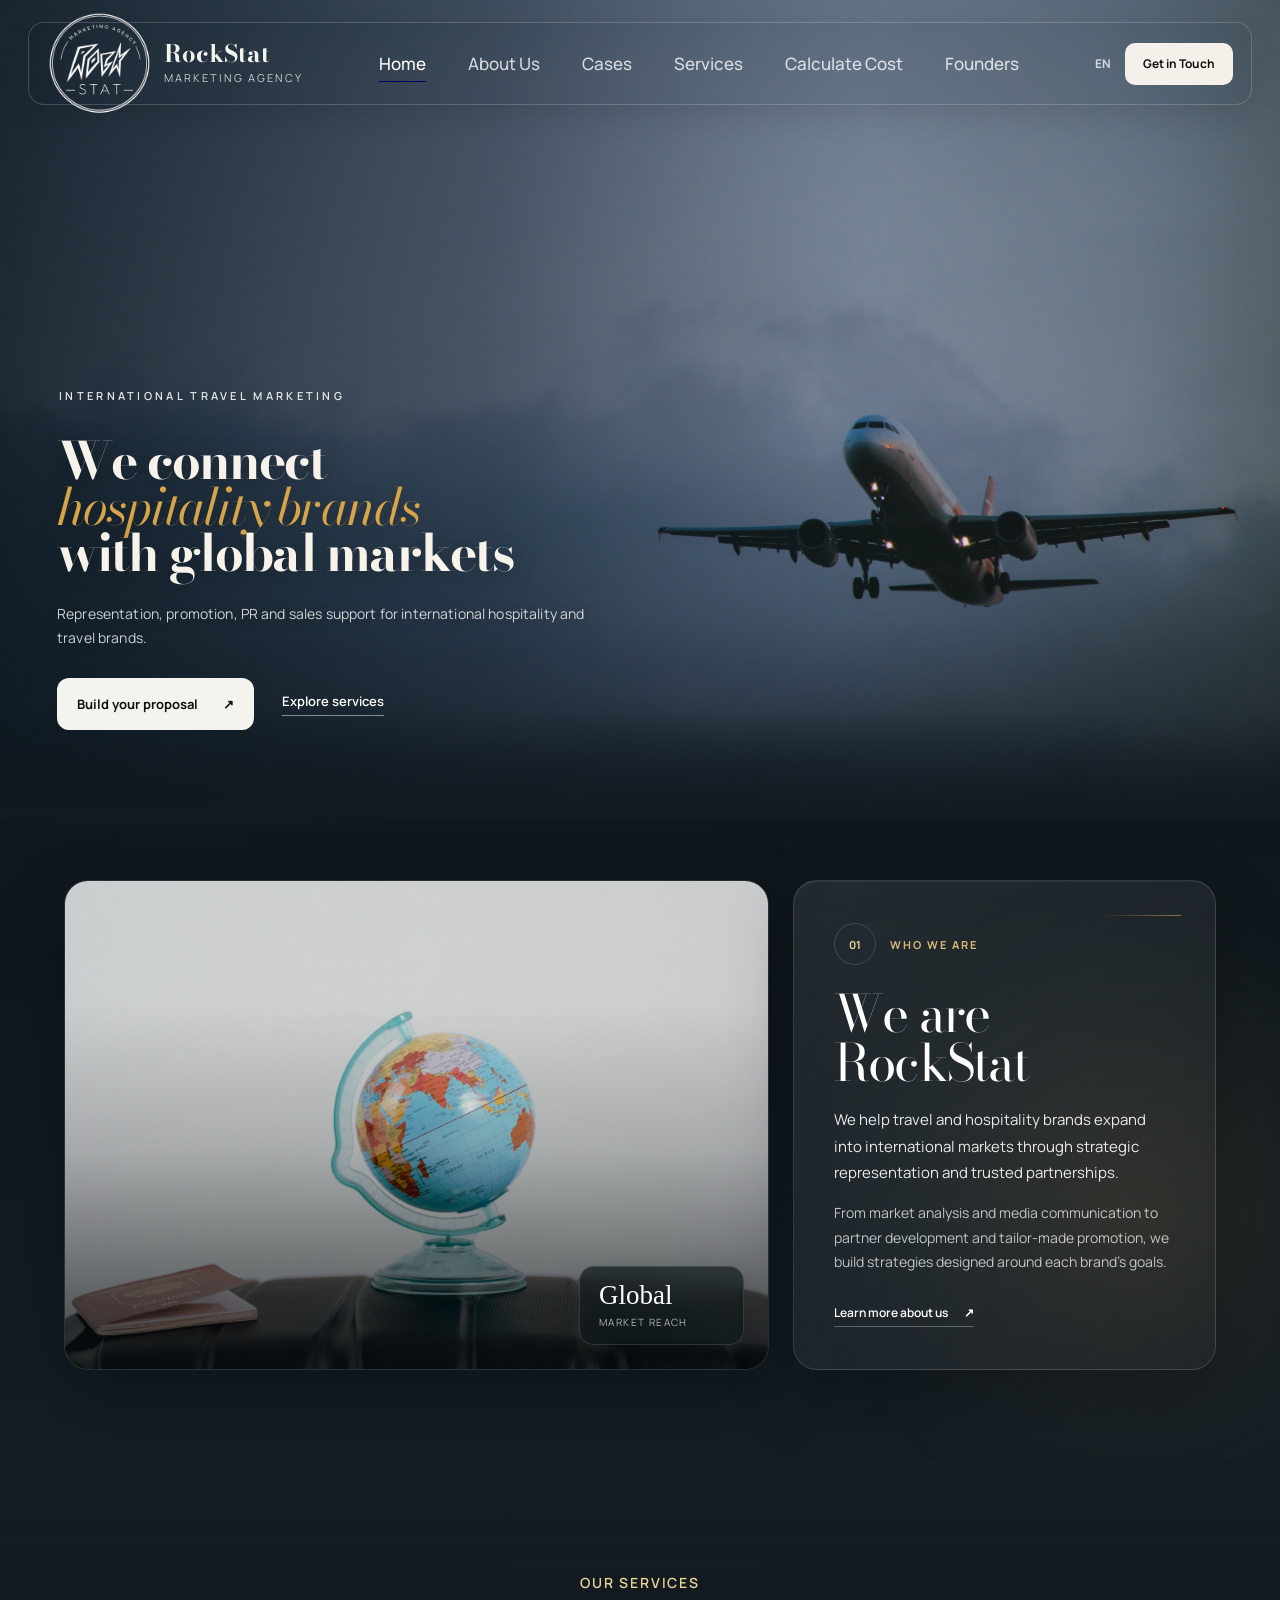
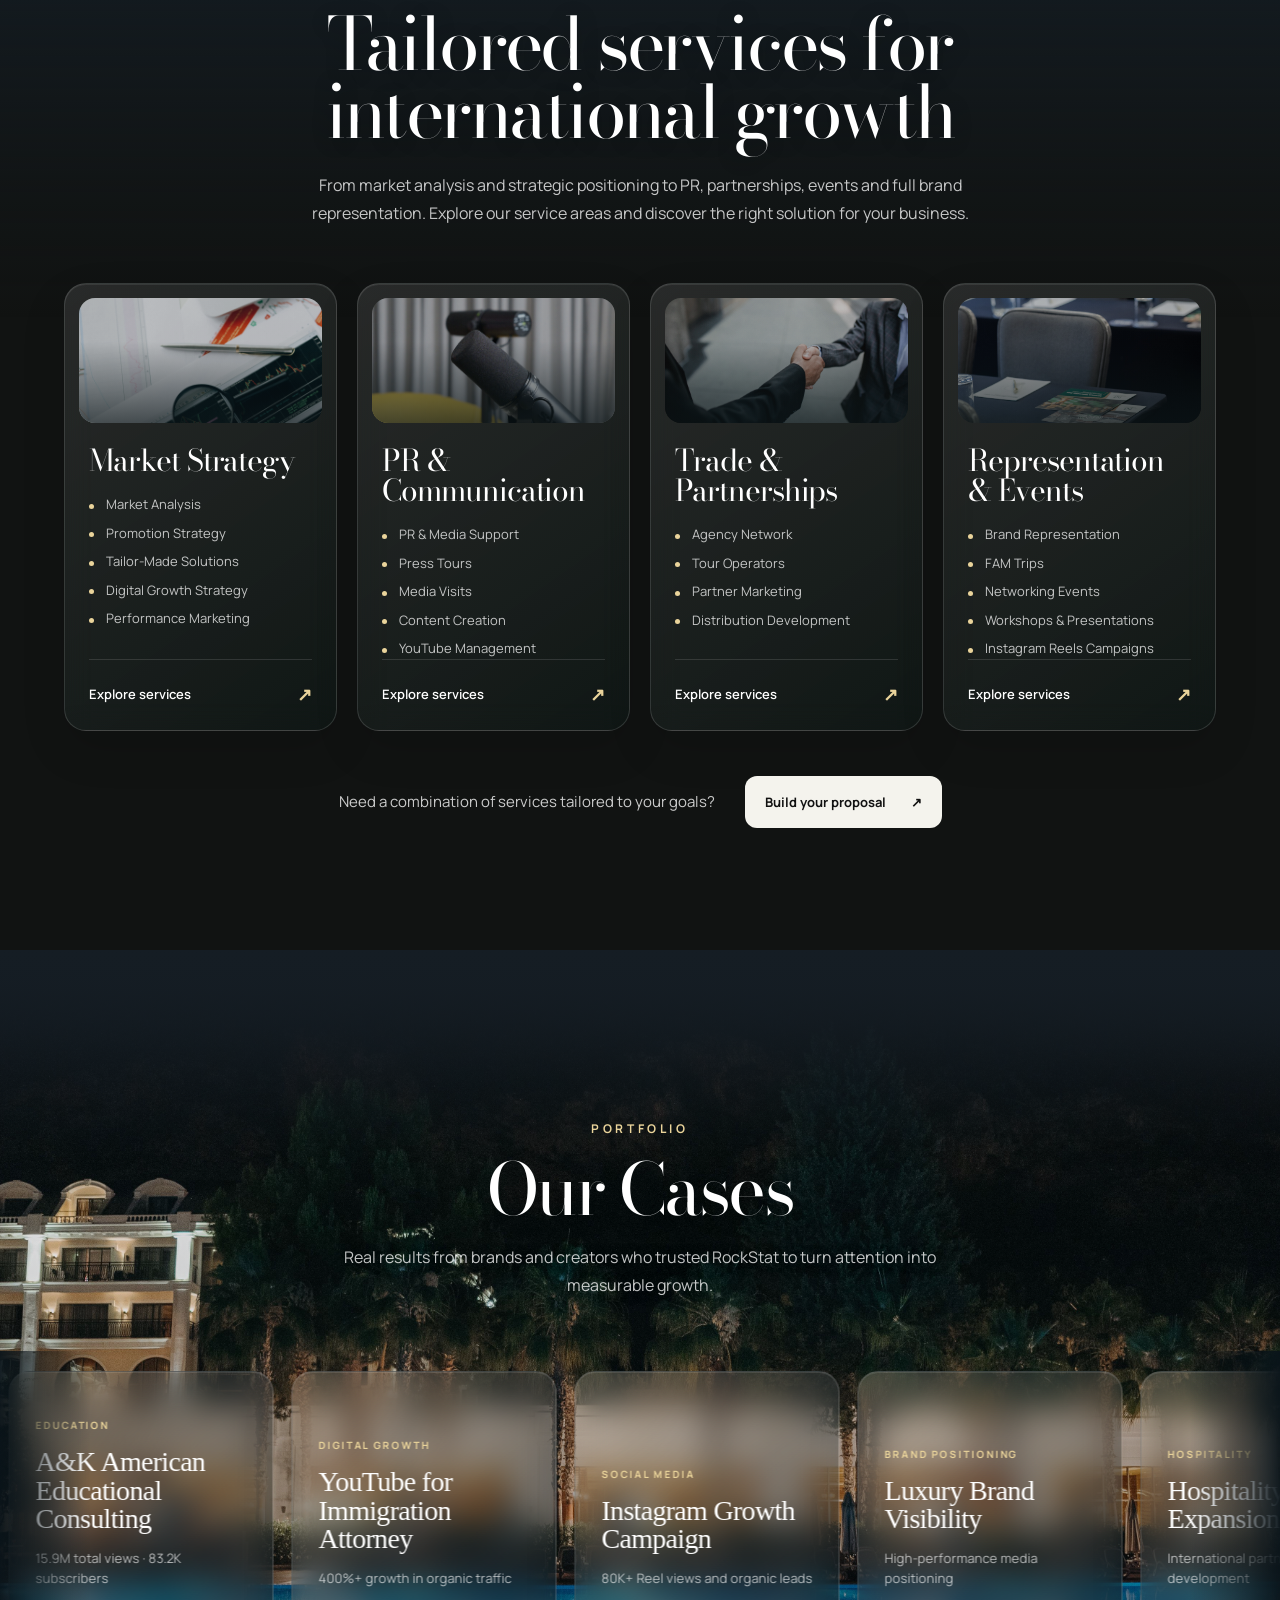
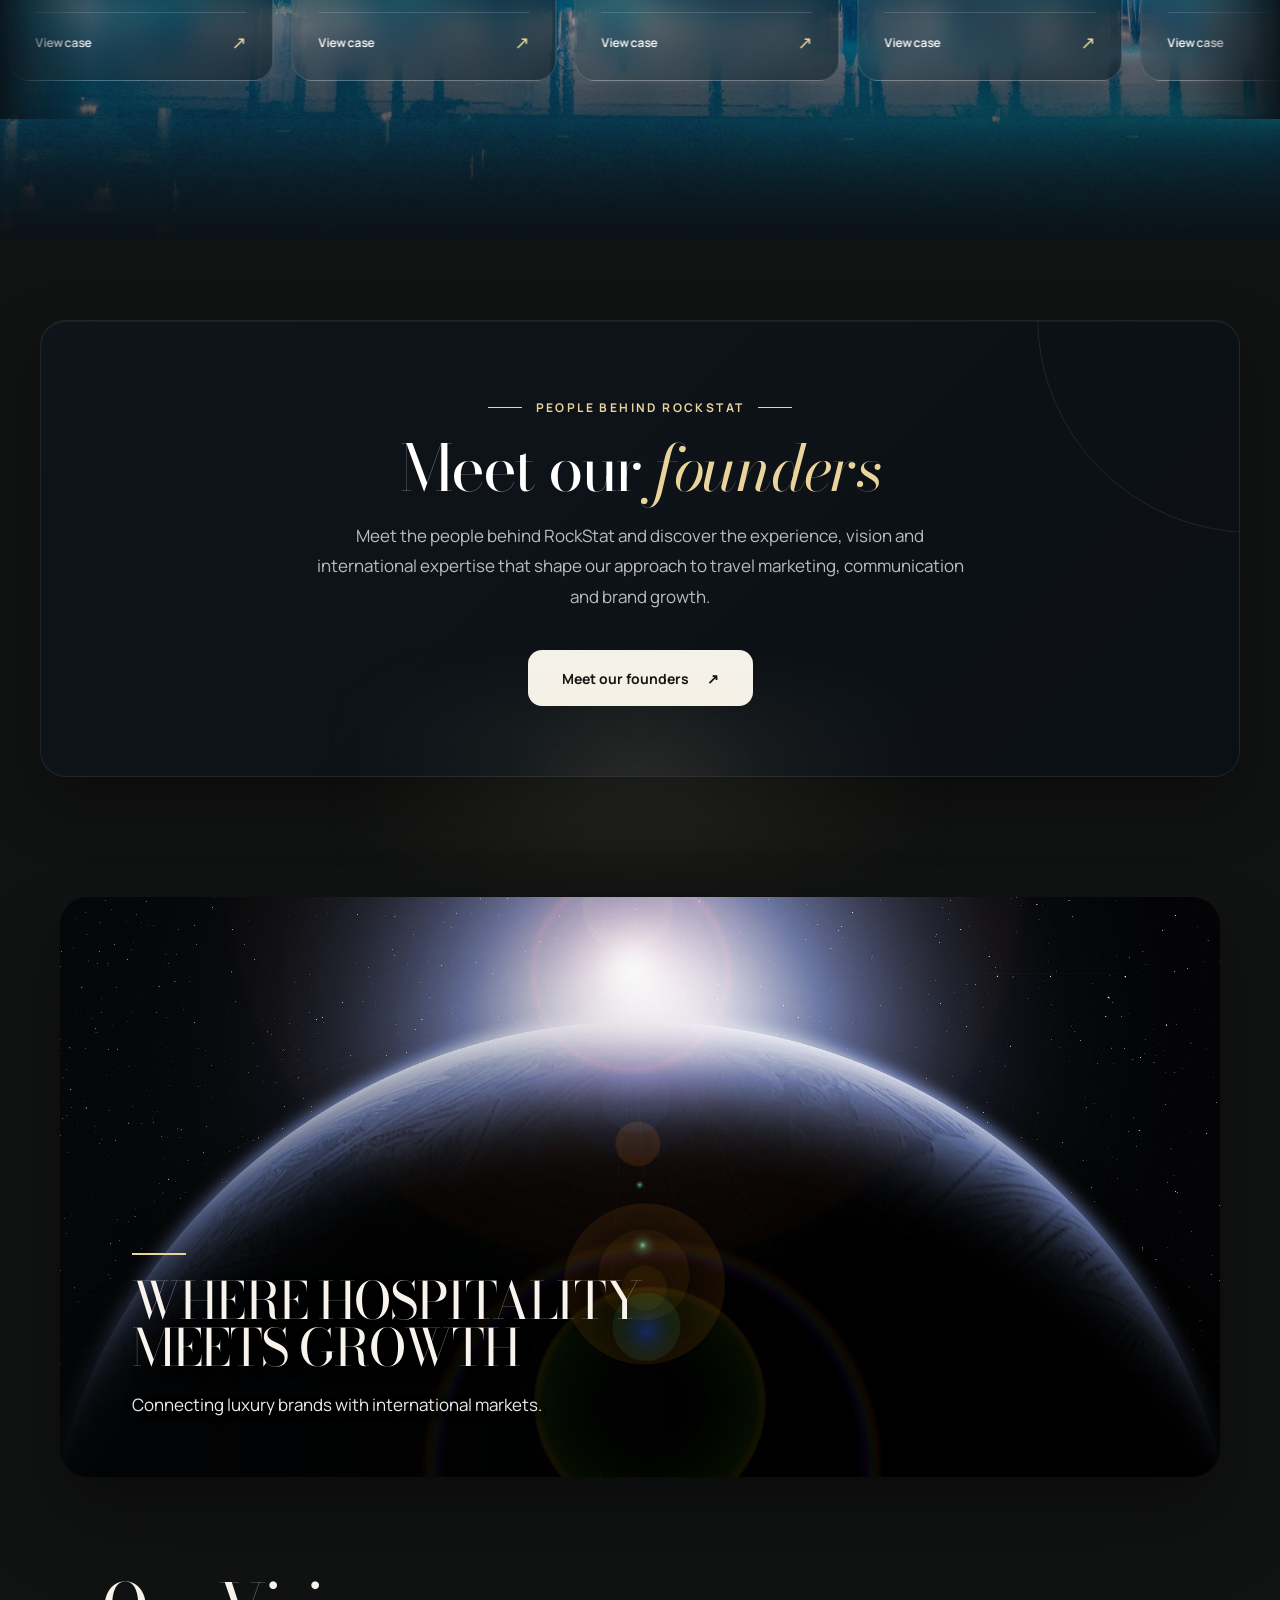
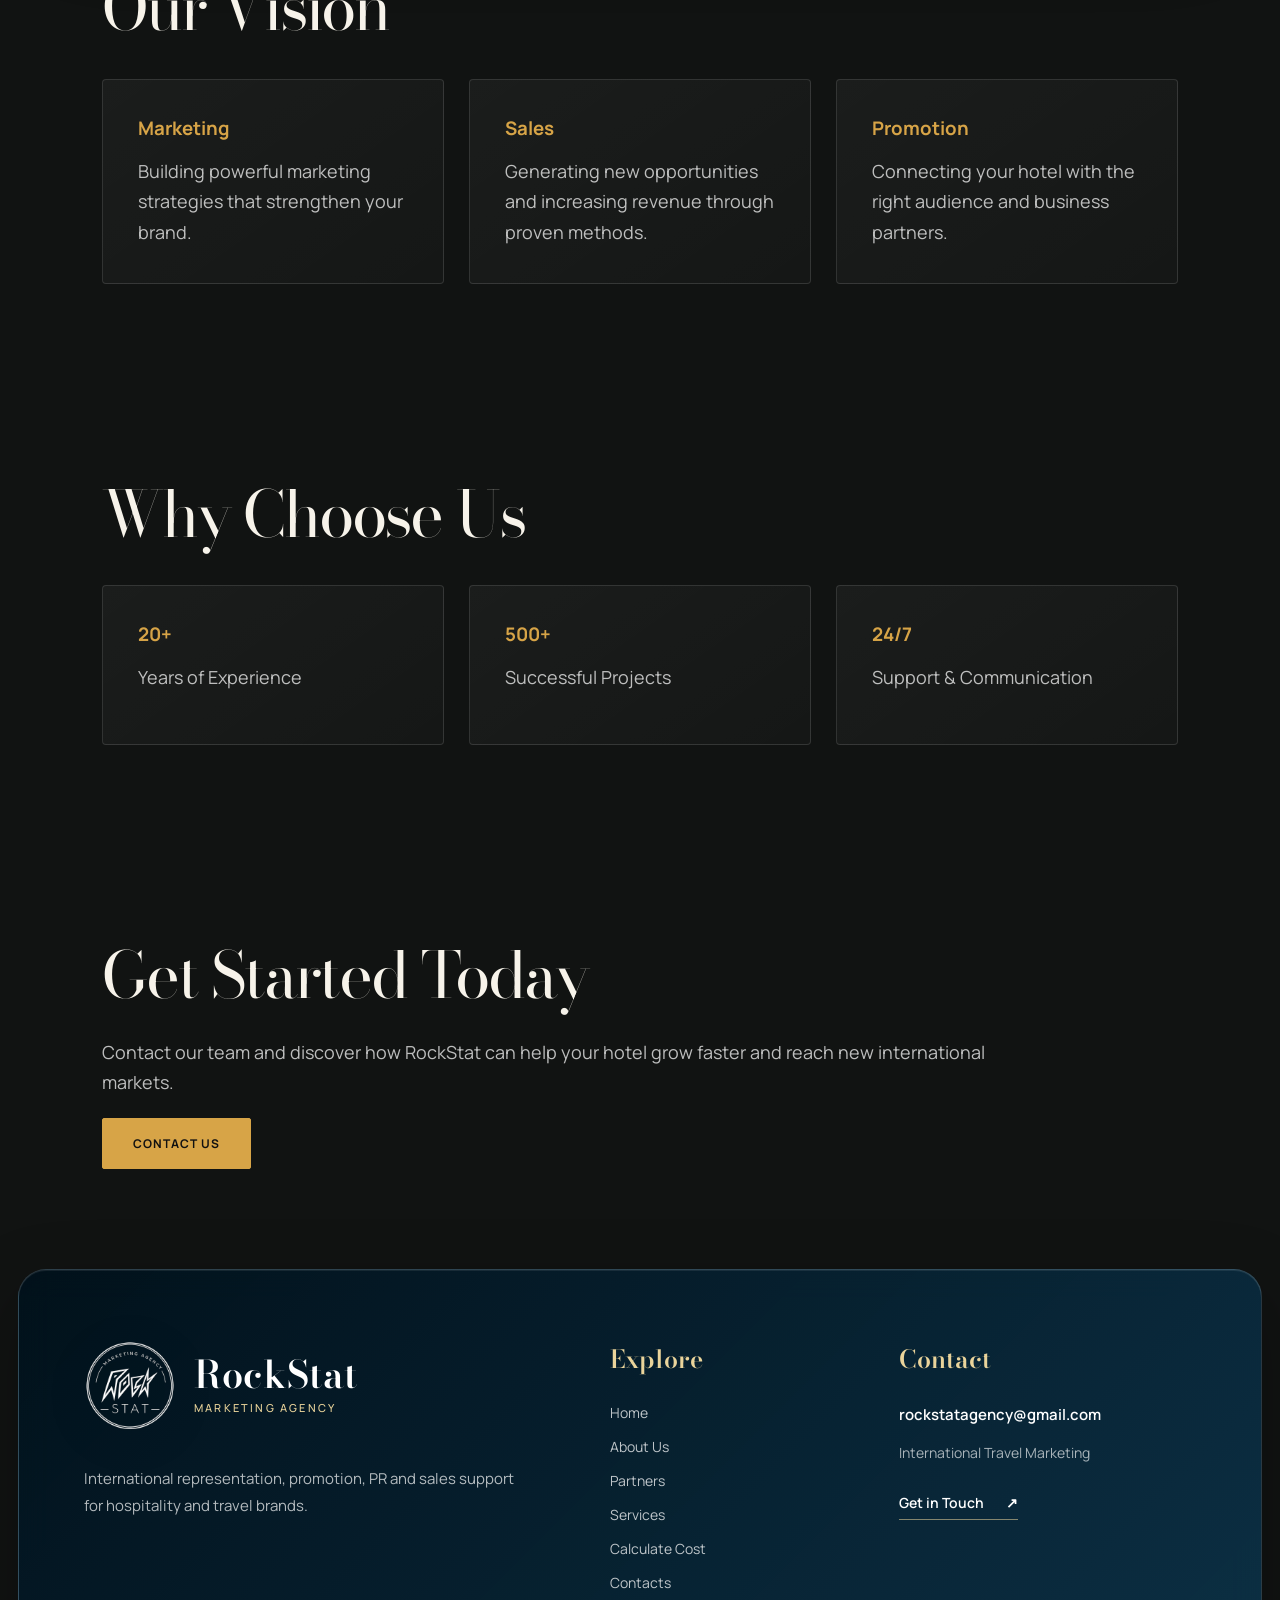
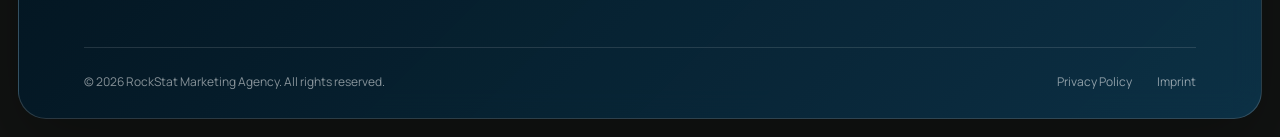
<file: index.html>
<!DOCTYPE html>
<html lang="en">

<head>

  <meta charset="UTF-8">

  <meta
    name="viewport"
    content="width=device-width, initial-scale=1.0"
  >

  <title>RockStat Agency</title>

  <link
    rel="icon"
    type="image/png"
    href="media/logo2.png"
  >

 <link rel="preconnect" href="https://fonts.googleapis.com">

<link
  rel="preconnect"
  href="https://fonts.gstatic.com"
  crossorigin
>

<link
  href="https://fonts.googleapis.com/css2?family=Bodoni+Moda:opsz,wght@6..96,400;6..96,500;6..96,600&family=Manrope:wght@300;400;500;600;700&display=swap"
  rel="stylesheet"
>
  <link rel="stylesheet" href="index.css">

</head>

<body>

  <div class="page-wrapper">

    <main class="main-content">


      <!-- ==================================================
           HERO
           ================================================== -->

      <section class="hero-shell">

        <header class="navbar">

          <a
            href="index.html"
            class="brand"
            aria-label="RockStat home"
          >

            <img
              src="media/logo2.png"
              alt="RockStat logo"
            >

            <div>

              <strong>
                RockStat
              </strong>

              <span>
                Marketing Agency
              </span>

            </div>

          </a>


          <nav aria-label="Main navigation">

            <a
              href="index.html"
              class="active"
              aria-current="page"
            >
              Home
            </a>

            <a href="aboutus.html">
              About Us
            </a>

            <a href="partners.html">
              Cases
            </a>

            <a href="services.html">
              Services
            </a>

            <a href="calculator.html">
              Calculate Cost
            </a>

            <a href="founders.html">
              Founders
            </a>

          </nav>


          <div class="nav-right">

            <span class="language">
              EN
            </span>

            <a
              href="contacts.html"
              class="nav-button"
            >
              Get in Touch
            </a>

          </div>

        </header>


        <section class="hero">

          <div class="hero-overlay"></div>


          <div class="hero-container">

            <div class="hero-content">


              <!-- LIJEVA STRANA -->

              <div class="hero-copy">

                <span class="hero-kicker">
                  INTERNATIONAL TRAVEL MARKETING
                </span>


              <div class="hero-heading">

  <h1>

    <span class="hero-line">
      We connect
    </span>

    <span class="hero-line hero-line-accent">
      hospitality brands
    </span>

    <span class="hero-line">
      with global markets
    </span>

  </h1>

</div>


                <p>
                  Representation, promotion, PR and sales support
                  for international hospitality and travel brands.
                </p>


                <div class="hero-actions">

                  <a
                    href="calculator.html"
                    class="primary-button"
                  >

                    Build your proposal

                    <span aria-hidden="true">
                      ↗
                    </span>

                  </a>


                  <a
                    href="services.html"
                    class="text-link"
                  >
                    Explore services
                  </a>

                </div>

              </div>


            
            </div>

          </div>


          

        </section>

      </section>

      


  <!-- ==================================================
     WHO WE ARE
     ================================================== -->

<section class="intro-section" id="about">

  <div class="intro-grid">

    <!-- LIJEVA SLIKA -->

    <article class="intro-image-card">

      <img
        src="media/globe.jpg"
        alt="Aircraft flying above the ocean"
        loading="lazy"
      >

      <div class="image-badge">
        <strong>Global</strong>
        <span>market reach</span>
      </div>

    </article>


    <!-- DESNA KARTICA -->

    <article class="intro-text-card">

      <div class="intro-card-top">

        <span class="section-number">
          01
        </span>

        <span class="section-kicker">
          WHO WE ARE
        </span>

      </div>

      <h2>
        We are RockStat
      </h2>

      <p class="intro-lead">
        We help travel and hospitality brands expand into international
        markets through strategic representation and trusted partnerships.
      </p>

      <p>
        From market analysis and media communication to partner development
        and tailor-made promotion, we build strategies designed around
        each brand’s goals.
      </p>

      <a href="about.html" class="card-link">
        Learn more about us
        <span aria-hidden="true">↗</span>
      </a>

    </article>

  </div>

</section>

<!-- ==================================================
     SERVICES OVERVIEW
     ================================================== -->

<section
  class="services-overview"
  id="services"
>

  <div class="services-overview-heading">

    <span class="section-kicker">
      OUR SERVICES
    </span>

    <h2>
      Tailored services for international growth
    </h2>

    <p>
      From market analysis and strategic positioning to PR,
      partnerships, events and full brand representation.
      Explore our service areas and discover the right solution
      for your business.
    </p>

  </div>


  <div class="services-overview-grid">


    <!-- MARKET STRATEGY -->

    <a
      href="services.html#market-strategy"
      class="service-category-card"
    >

      <div class="service-card-image">
        <img
          src="media/market.jpg"
          alt="International market strategy"
        >
      </div>

      <h3>
        Market Strategy
      </h3>

            <ul>
        <li>Market Analysis</li>
        <li>Promotion Strategy</li>
        <li>Tailor-Made Solutions</li>
        <li>Digital Growth Strategy</li>
        <li>Performance Marketing</li>
        </ul>

      <span class="service-card-link">

        <span>
          Explore services
        </span>

        <strong aria-hidden="true">
          ↗
        </strong>

      </span>

    </a>


    <!-- PR & COMMUNICATION -->

    <a
      href="services.html#pr-communication"
      class="service-category-card"
    >

      <div class="service-card-image">
        <img
          src="media/mic3.jpg"
          alt="PR and media communication"
        >
      </div>

      <h3>
        PR &amp; Communication
      </h3>

            <ul>
        <li>PR &amp; Media Support</li>
        <li>Press Tours</li>
        <li>Media Visits</li>
        <li>Content Creation</li>
        <li>YouTube Management</li>
        </ul>

      <span class="service-card-link">

        <span>
          Explore services
        </span>

        <strong aria-hidden="true">
          ↗
        </strong>

      </span>

    </a>


    <!-- TRADE & PARTNERSHIPS -->

    <a
      href="services.html#trade-partnerships"
      class="service-category-card"
    >

      <div class="service-card-image">
        <img
          src="media/partner.jpg"
          alt="International trade and partnerships"
        >
      </div>

      <h3>
        Trade &amp; Partnerships
      </h3>

      <ul>
        <li>Agency Network</li>
        <li>Tour Operators</li>
        <li>Partner Marketing</li>
        <li>Distribution Development</li>
      </ul>

      <span class="service-card-link">

        <span>
          Explore services
        </span>

        <strong aria-hidden="true">
          ↗
        </strong>

      </span>

    </a>


    <!-- REPRESENTATION & EVENTS -->

    <a
      href="services.html#representation-events"
      class="service-category-card"
    >

      <div class="service-card-image">
        <img
          src="media/event.jpg"
          alt="Brand representation and business events"
        >
      </div>

      <h3>
        Representation &amp; Events
      </h3>

            <ul>
        <li>Brand Representation</li>
        <li>FAM Trips</li>
        <li>Networking Events</li>
        <li>Workshops &amp; Presentations</li>
        <li>Instagram Reels Campaigns</li>
        </ul>

      <span class="service-card-link">

        <span>
          Explore services
        </span>

        <strong aria-hidden="true">
          ↗
        </strong>

      </span>

    </a>

  </div>


  <div class="services-overview-bottom">

    <p>
      Need a combination of services tailored to your goals?
    </p>

    <a
      href="calculator.html"
      class="primary-button"
    >

      Build your proposal

      <span aria-hidden="true">
        ↗
      </span>

    </a>

  </div>

</section>

<!-- ==================================================
     CASES
     ================================================== -->

<section
  class="cases-section"
  id="cases"
>

  <div class="cases-header">

    <span class="section-kicker">
      PORTFOLIO
    </span>

    <h2>
      Our Cases
    </h2>

    <p>
      Real results from brands and creators who trusted RockStat
      to turn attention into measurable growth.
    </p>

  </div>


  <!-- AUTOMATSKI SLIDER -->

  <div class="cases-marquee">

    <div class="cases-track">


      <!-- CASE 1 -->

      <a
        href="case-consulting.html"
        class="case-card"
        aria-label="View A&K American Educational Consulting case study"
      >

        <img
          class="case-background"
          src="media/case-background-1.jpg"
          alt=""
          loading="lazy"
        >

        <div class="case-overlay"></div>

        <div class="case-logo-wrapper">

          <img
            class="case-logo"
            src="media/consulting.png"
            alt="A&K American Educational Consulting"
            loading="lazy"
          >

        </div>

        <div class="case-info">

          <span class="case-category">
            EDUCATION
          </span>

          <h3>
            A&amp;K American Educational Consulting
          </h3>

          <p>
            15.9M total views · 83.2K subscribers
          </p>

          <span class="case-link">

            View case

            <strong aria-hidden="true">
              ↗
            </strong>

          </span>

        </div>

      </a>


      <!-- CASE 2 -->

      <a
        href="case-youtube.html"
        class="case-card"
        aria-label="View YouTube for Immigration Attorney case study"
      >

        <img
          class="case-background"
          src="media/youtube2.jpg"
          alt=""
          loading="lazy"
        >

        <div class="case-overlay"></div>

        <div class="case-logo-wrapper">

          <img
            class="case-logo"
            src="media/client-logo-2.png"
            alt="Immigration Attorney"
            loading="lazy"
          >

        </div>

        <div class="case-info">

          <span class="case-category">
            DIGITAL GROWTH
          </span>

          <h3>
            YouTube for Immigration Attorney
          </h3>

          <p>
            400%+ growth in organic traffic
          </p>

          <span class="case-link">

            View case

            <strong aria-hidden="true">
              ↗
            </strong>

          </span>

        </div>

      </a>


      <!-- CASE 3 -->

      <a
        href="case-instagram.html"
        class="case-card"
        aria-label="View Instagram Growth Campaign case study"
      >

        <img
          class="case-background"
          src="media/instagram.jpg"
          alt=""
          loading="lazy"
        >

        <div class="case-overlay"></div>

        <div class="case-logo-wrapper">

          <img
            class="case-logo"
            src="media/client-logo-3.png"
            alt="Instagram campaign client"
            loading="lazy"
          >

        </div>

        <div class="case-info">

          <span class="case-category">
            SOCIAL MEDIA
          </span>

          <h3>
            Instagram Growth Campaign
          </h3>

          <p>
            80K+ Reel views and organic leads
          </p>

          <span class="case-link">

            View case

            <strong aria-hidden="true">
              ↗
            </strong>

          </span>

        </div>

      </a>


      <!-- CASE 4 -->

      <a
        href="case-luxury-brand.html"
        class="case-card"
        aria-label="View Luxury Brand Visibility case study"
      >

        <img
          class="case-background"
          src="media/case-background-4.jpg"
          alt=""
          loading="lazy"
        >

        <div class="case-overlay"></div>

        <div class="case-logo-wrapper">

          <img
            class="case-logo"
            src="media/client-logo-4.png"
            alt="Luxury brand"
            loading="lazy"
          >

        </div>

        <div class="case-info">

          <span class="case-category">
            BRAND POSITIONING
          </span>

          <h3>
            Luxury Brand Visibility
          </h3>

          <p>
            High-performance media positioning
          </p>

          <span class="case-link">

            View case

            <strong aria-hidden="true">
              ↗
            </strong>

          </span>

        </div>

      </a>


      <!-- CASE 5 -->

      <a
        href="case-hospitality.html"
        class="case-card"
        aria-label="View Hospitality Market Expansion case study"
      >

        <img
          class="case-background"
          src="media/case-background-5.jpg"
          alt=""
          loading="lazy"
        >

        <div class="case-overlay"></div>

        <div class="case-logo-wrapper">

          <img
            class="case-logo"
            src="media/client-logo-5.png"
            alt="Hospitality client"
            loading="lazy"
          >

        </div>

        <div class="case-info">

          <span class="case-category">
            HOSPITALITY
          </span>

          <h3>
            Hospitality Market Expansion
          </h3>

          <p>
            International partner and market development
          </p>

          <span class="case-link">

            View case

            <strong aria-hidden="true">
              ↗
            </strong>

          </span>

        </div>

      </a>

    </div>

  </div>

</section>





      <!-- ==================================================
     FOUNDERS PREVIEW
     ================================================== -->

<section
  class="founders-preview"
  id="about-us"
>

  <div class="founders-preview-inner">


    <div class="founders-preview-content">

      <span class="small-title">
        PEOPLE BEHIND ROCKSTAT
      </span>

      <h2>
        Meet our <em>founders</em>
      </h2>

      <p>
        Meet the people behind RockStat and discover the experience,
        vision and international expertise that shape our approach
        to travel marketing, communication and brand growth.
      </p>

      <a
        href="founders.html"
        class="founders-preview-link"
      >
        <span>Meet our founders</span>
        <span class="founders-preview-arrow">↗</span>
      </a>

    </div>

    <div class="founders-preview-decoration">
      <span>R</span>
    </div>

  </div>

</section>


  <!-- ==================================================
     LUXURY IMAGE SECTION
     ================================================== -->

<section class="luxury-ending">

  <div class="luxury-text">

    <h2>
      WHERE HOSPITALITY
      <br>
      MEETS GROWTH
    </h2>

    <p>
      Connecting luxury brands with international markets.
    </p>

  </div>

</section>

      <!-- ==================================================
           OUR VISION
           ================================================== -->

      <section class="page-section">

        <div class="container">

          <h2>
            Our Vision
          </h2>

          <div class="services-grid">


            <article class="service-box">

              <h3>
                Marketing
              </h3>

              <p>
                Building powerful marketing strategies that strengthen your brand.
              </p>

            </article>


            <article class="service-box">

              <h3>
                Sales
              </h3>

              <p>
                Generating new opportunities and increasing revenue through proven methods.
              </p>

            </article>


            <article class="service-box">

              <h3>
                Promotion
              </h3>

              <p>
                Connecting your hotel with the right audience and business partners.
              </p>

            </article>

          </div>

        </div>

      </section>


      <!-- ==================================================
           WHY CHOOSE US
           ================================================== -->

      <section class="page-section">

        <div class="container">

          <h2>
            Why Choose Us
          </h2>

          <div class="partner-grid">


            <article class="partner-card">

              <h3>
                20+
              </h3>

              <p>
                Years of Experience
              </p>

            </article>


            <article class="partner-card">

              <h3>
                500+
              </h3>

              <p>
                Successful Projects
              </p>

            </article>


            <article class="partner-card">

              <h3>
                24/7
              </h3>

              <p>
                Support &amp; Communication
              </p>

            </article>

          </div>

        </div>

      </section>


      <!-- ==================================================
           CTA
           ================================================== -->

      <section class="page-section">

        <div class="container">

          <h2>
            Get Started Today
          </h2>

          <p>
            Contact our team and discover how RockStat can help your hotel
            grow faster and reach new international markets.
          </p>

          <a
            href="contacts.html"
            class="hero-btn"
          >
            Contact Us
          </a>

        </div>

      </section>

    </main>


    


    <!-- ====================================================
         FOOTER
         ==================================================== -->

    <footer class="footer">

      <div class="footer-container">


        <!-- LIJEVO: BREND -->

        <div class="footer-brand">

          <a
            href="index.html"
            class="footer-logo"
            aria-label="RockStat home"
          >

            <img
              src="media/logo2.png"
              alt="RockStat Marketing Agency logo"
            >

            <div>

              <strong>
                RockStat
              </strong>

              <span>
                Marketing Agency
              </span>

            </div>

          </a>

          <p>
            International representation, promotion, PR and sales
            support for hospitality and travel brands.
          </p>

        </div>


        <!-- SREDINA: NAVIGACIJA -->

        <div class="footer-column">

          <h3>
            Explore
          </h3>

          <nav
            class="footer-navigation"
            aria-label="Footer navigation"
          >

            <a href="index.html">
              Home
            </a>

            <a href="about.html">
              About Us
            </a>

            <a href="partners.html">
              Partners
            </a>

            <a href="services.html">
              Services
            </a>

            <a href="calculator.html">
              Calculate Cost
            </a>

            <a href="contacts.html">
              Contacts
            </a>

          </nav>

        </div>


        <!-- DESNO: KONTAKT -->

        <div class="footer-column">

          <h3>
            Contact
          </h3>

          <a
            href="mailto:rockstatagency@gmail.com"
            class="footer-email"
          >
            rockstatagency@gmail.com
          </a>

          <p>
            International Travel Marketing
          </p>

          <a
            href="contacts.html"
            class="footer-contact-link"
          >

            Get in Touch

            <span aria-hidden="true">
              ↗
            </span>

          </a>

        </div>

      </div>


      <div class="footer-bottom">

        <p>
          © 2026 RockStat Marketing Agency. All rights reserved.
        </p>

        <div class="footer-legal">

          <a href="privacy.html">
            Privacy Policy
          </a>

          <a href="imprint.html">
            Imprint
          </a>

        </div>

      </div>

    </footer>

  </div>
  <!-- JAVASCRIPT -->

  <script src="java.js"></script>

</body>

</html>
</file>
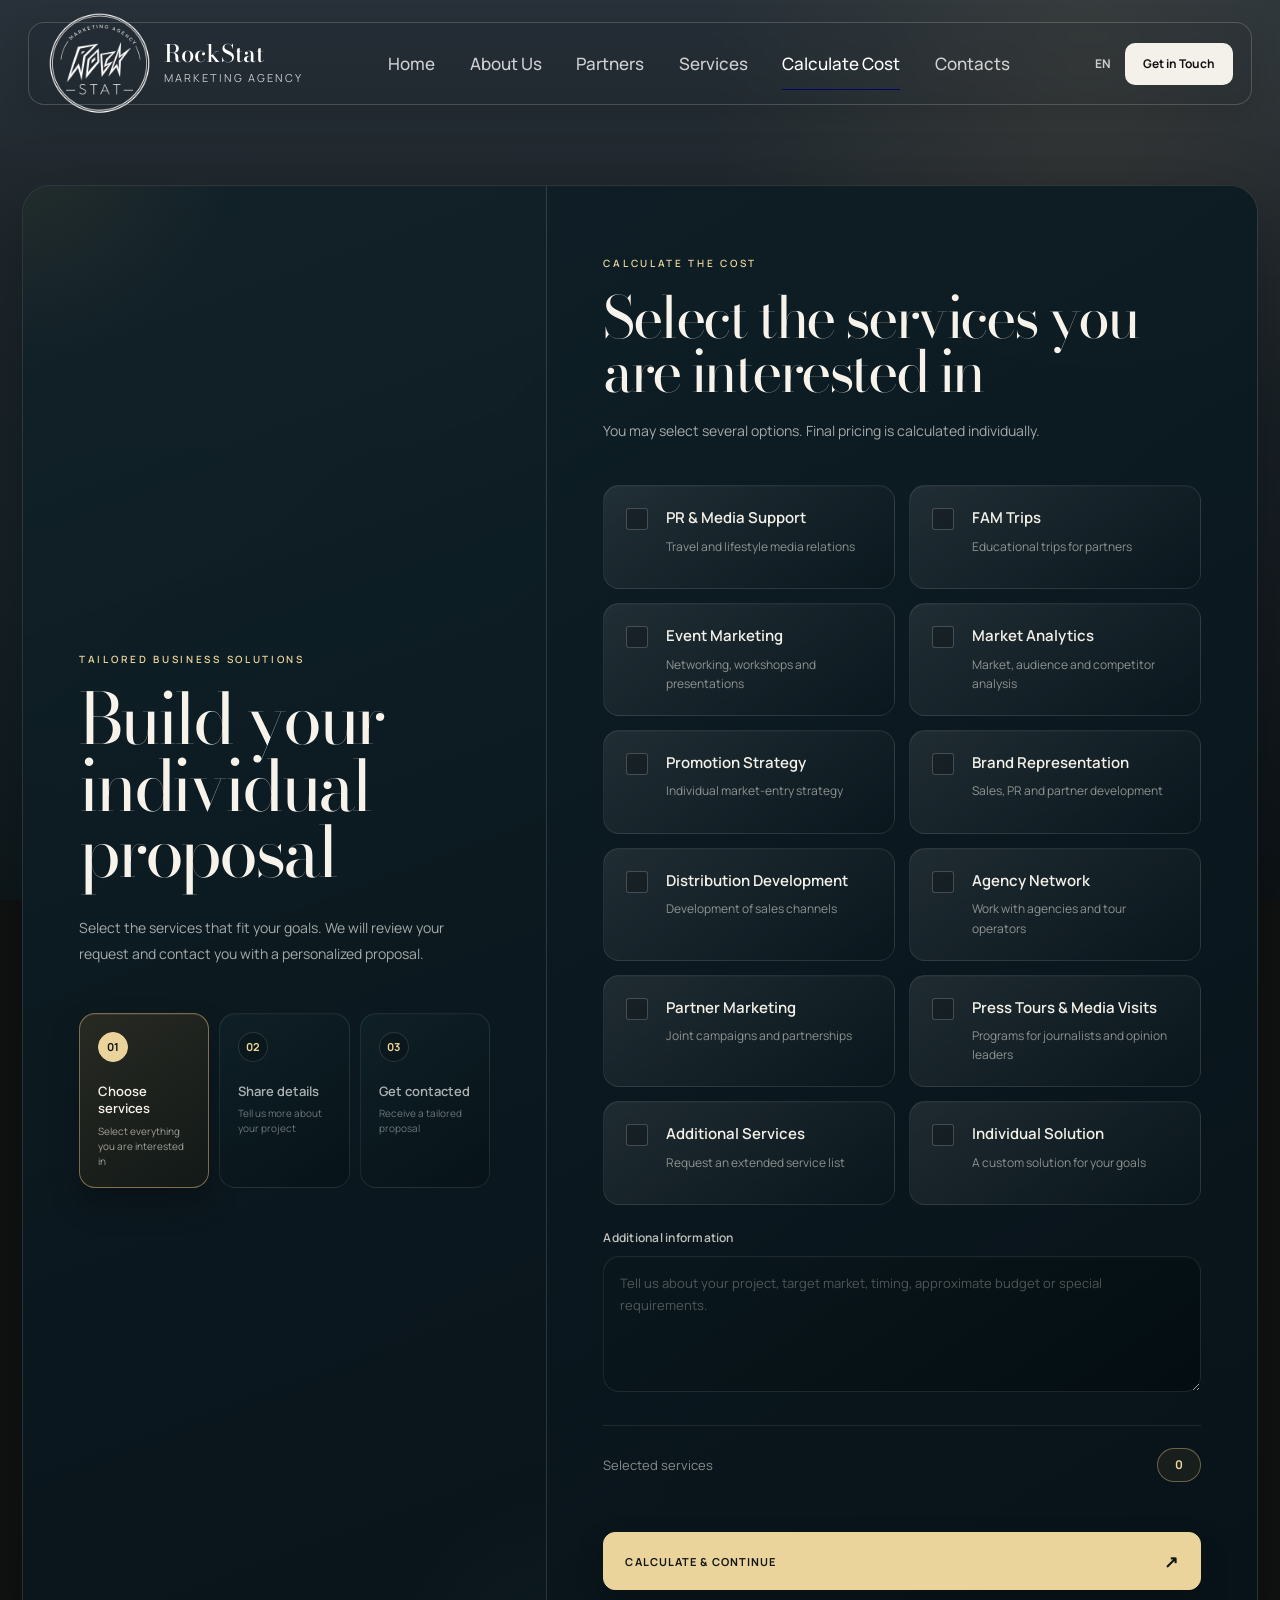
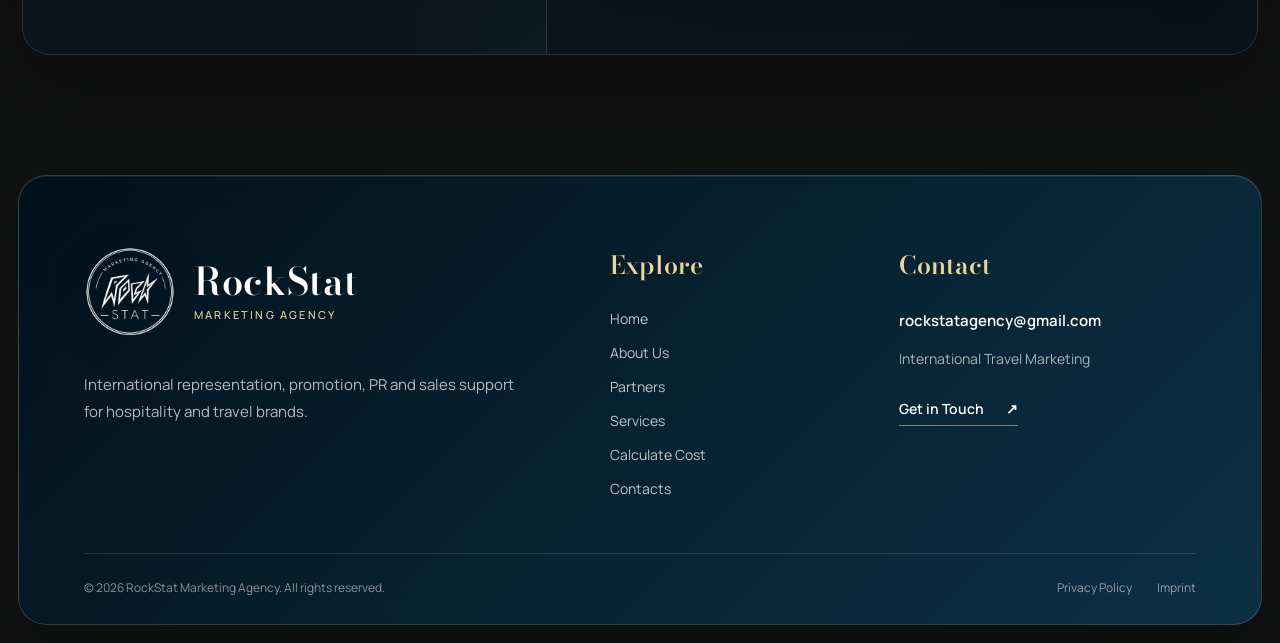
<file: calculator.html>
<!DOCTYPE html>
<html lang="en">

<head>
  <meta charset="UTF-8">

  <meta
    name="viewport"
    content="width=device-width, initial-scale=1.0"
  >

  <title>Calculate Cost | RockStat</title>

   <link
    rel="icon"
    type="image/png"
    href="media/logo2.png"
  >


  <!-- GOOGLE FONTS -->

  <link rel="preconnect" href="https://fonts.googleapis.com">

  <link
    rel="preconnect"
    href="https://fonts.gstatic.com"
    crossorigin
  >

  <link
    href="https://fonts.googleapis.com/css2?family=Bodoni+Moda:opsz,wght@6..96,400;6..96,500;6..96,600&family=Manrope:wght@300;400;500;600;700&display=swap"
    rel="stylesheet"
  >

  <!-- CSS -->

  <link rel="stylesheet" href="calculator.css">
</head>


<body>

  <!-- =====================================================
       PAGE BACKGROUND WRAPPER
       ===================================================== -->

  <div class="calculator-page">


    <!-- =====================================================
         NAVIGATION
         ===================================================== -->

    <header class="navbar">

      <!-- LOGO / BRAND -->

      <a href="index.html" class="brand">

        <img
          src="media/logo2.png"
          alt="RockStat Logo"
        >

        <div class="brand-text">
          <strong>RockStat</strong>
          <span>Marketing Agency</span>
        </div>

      </a>


      <!-- DESKTOP NAVIGATION -->

      <nav aria-label="Main navigation">

        <a href="index.html">
          Home
        </a>

        <a href="about.html">
          About Us
        </a>

        <a href="partners.html">
          Partners
        </a>

        <a href="services.html">
          Services
        </a>

        <a
          href="calculator.html"
          class="active"
          aria-current="page"
        >
          Calculate Cost
        </a>

        <a href="contacts.html">
          Contacts
        </a>

      </nav>


      <!-- RIGHT NAVIGATION -->

      <div class="nav-right">

        <span class="language">
          EN
        </span>

        <a
          href="contacts.html"
          class="nav-button"
        >
          Get in Touch
        </a>

      </div>


      <!-- MOBILE MENU BUTTON -->

      <button
        class="menu-toggle"
        type="button"
        aria-label="Open navigation"
        aria-expanded="false"
      >
        <span></span>
        <span></span>
        <span></span>
      </button>

    </header>


    <!-- =====================================================
         CALCULATOR SECTION
         ===================================================== -->

    <main>

      <section
        class="calculate-section"
        id="calculate"
      >

        <div class="calculate-wrapper">


          <!-- =================================================
               LEFT INFORMATION PANEL
               ================================================= -->

          <div class="calculate-info">

            <p class="calculate-eyebrow">
              Tailored Business Solutions
            </p>

            <h2>
              Build your individual proposal
            </h2>

            <p class="calculate-intro">
              Select the services that fit your goals. We will review your
              request and contact you with a personalized proposal.
            </p>


            <!-- STEPS -->

            <div class="calculate-steps">

              <div class="calculate-step active">

                <span>01</span>

                <div>
                  <strong>Choose services</strong>

                  <small>
                    Select everything you are interested in
                  </small>
                </div>

              </div>


              <div class="calculate-step">

                <span>02</span>

                <div>
                  <strong>Share details</strong>

                  <small>
                    Tell us more about your project
                  </small>
                </div>

              </div>


              <div class="calculate-step">

                <span>03</span>

                <div>
                  <strong>Get contacted</strong>

                  <small>
                    Receive a tailored proposal
                  </small>
                </div>

              </div>

            </div>

          </div>


          <!-- =================================================
               RIGHT FORM AREA
               ================================================= -->

          <div class="calculate-form-area">


            <!-- FORM HEADING -->

            <div class="calculate-heading">

              <p>
                Calculate the Cost
              </p>

              <h3>
                Select the services you are interested in
              </h3>

              <span>
                You may select several options. Final pricing is calculated
                individually.
              </span>

            </div>


            <!-- MAIN CALCULATOR FORM -->

            <form id="calculateForm">


              <!-- SERVICES -->

              <div class="calculate-services">


                <!-- SERVICE 1 -->

                <label class="calculate-option">

                  <input
                    type="checkbox"
                    name="services"
                    value="PR & Media Support"
                  >

                  <span class="calculate-check"></span>

                  <span>
                    <strong>PR & Media Support</strong>

                    <small>
                      Travel and lifestyle media relations
                    </small>
                  </span>

                </label>


                <!-- SERVICE 2 -->

                <label class="calculate-option">

                  <input
                    type="checkbox"
                    name="services"
                    value="FAM Trips"
                  >

                  <span class="calculate-check"></span>

                  <span>
                    <strong>FAM Trips</strong>

                    <small>
                      Educational trips for partners
                    </small>
                  </span>

                </label>


                <!-- SERVICE 3 -->

                <label class="calculate-option">

                  <input
                    type="checkbox"
                    name="services"
                    value="Event Marketing"
                  >

                  <span class="calculate-check"></span>

                  <span>
                    <strong>Event Marketing</strong>

                    <small>
                      Networking, workshops and presentations
                    </small>
                  </span>

                </label>


                <!-- SERVICE 4 -->

                <label class="calculate-option">

                  <input
                    type="checkbox"
                    name="services"
                    value="Market Analytics"
                  >

                  <span class="calculate-check"></span>

                  <span>
                    <strong>Market Analytics</strong>

                    <small>
                      Market, audience and competitor analysis
                    </small>
                  </span>

                </label>


                <!-- SERVICE 5 -->

                <label class="calculate-option">

                  <input
                    type="checkbox"
                    name="services"
                    value="Promotion Strategy"
                  >

                  <span class="calculate-check"></span>

                  <span>
                    <strong>Promotion Strategy</strong>

                    <small>
                      Individual market-entry strategy
                    </small>
                  </span>

                </label>


                <!-- SERVICE 6 -->

                <label class="calculate-option">

                  <input
                    type="checkbox"
                    name="services"
                    value="Brand Representation"
                  >

                  <span class="calculate-check"></span>

                  <span>
                    <strong>Brand Representation</strong>

                    <small>
                      Sales, PR and partner development
                    </small>
                  </span>

                </label>


                <!-- SERVICE 7 -->

                <label class="calculate-option">

                  <input
                    type="checkbox"
                    name="services"
                    value="Distribution Development"
                  >

                  <span class="calculate-check"></span>

                  <span>
                    <strong>Distribution Development</strong>

                    <small>
                      Development of sales channels
                    </small>
                  </span>

                </label>


                <!-- SERVICE 8 -->

                <label class="calculate-option">

                  <input
                    type="checkbox"
                    name="services"
                    value="Agency Network"
                  >

                  <span class="calculate-check"></span>

                  <span>
                    <strong>Agency Network</strong>

                    <small>
                      Work with agencies and tour operators
                    </small>
                  </span>

                </label>


                <!-- SERVICE 9 -->

                <label class="calculate-option">

                  <input
                    type="checkbox"
                    name="services"
                    value="Partner Marketing"
                  >

                  <span class="calculate-check"></span>

                  <span>
                    <strong>Partner Marketing</strong>

                    <small>
                      Joint campaigns and partnerships
                    </small>
                  </span>

                </label>


                <!-- SERVICE 10 -->

                <label class="calculate-option">

                  <input
                    type="checkbox"
                    name="services"
                    value="Press Tours & Media Visits"
                  >

                  <span class="calculate-check"></span>

                  <span>
                    <strong>Press Tours & Media Visits</strong>

                    <small>
                      Programs for journalists and opinion leaders
                    </small>
                  </span>

                </label>


                <!-- SERVICE 11 -->

                <label class="calculate-option">

                  <input
                    type="checkbox"
                    name="services"
                    value="Additional Services"
                  >

                  <span class="calculate-check"></span>

                  <span>
                    <strong>Additional Services</strong>

                    <small>
                      Request an extended service list
                    </small>
                  </span>

                </label>


                <!-- SERVICE 12 -->

                <label class="calculate-option">

                  <input
                    type="checkbox"
                    name="services"
                    value="Individual Solution"
                  >

                  <span class="calculate-check"></span>

                  <span>
                    <strong>Individual Solution</strong>

                    <small>
                      A custom solution for your goals
                    </small>
                  </span>

                </label>

              </div>


              <!-- PROJECT DETAILS -->

              <div class="calculate-field">

                <label for="projectDetails">
                  Additional information
                </label>

                <textarea
                  id="projectDetails"
                  name="projectDetails"
                  placeholder="Tell us about your project, target market, timing, approximate budget or special requirements."
                ></textarea>

              </div>


              <!-- SELECTED SERVICES SUMMARY -->

              <div class="calculate-summary">

                <span>
                  Selected services
                </span>

                <strong id="selectedServicesCount">
                  0
                </strong>

              </div>


              <!-- ERROR MESSAGE -->

              <p
                class="calculate-error"
                id="calculateError"
                aria-live="polite"
              ></p>


              <!-- CONTINUE BUTTON -->

              <button
                type="submit"
                class="calculate-button"
              >

                <span>
                  Calculate &amp; continue
                </span>

                <span aria-hidden="true">
                  ↗
                </span>

              </button>

            </form>

          </div>

        </div>

      </section>

    </main>

  </div>
  <!-- END .calculator-page -->


  <!-- =====================================================
       CONTACT MODAL
       Modal ostaje izvan calculator-page wrappera.
       ===================================================== -->

  <div
    class="calculate-modal"
    id="calculateModal"
    role="dialog"
    aria-modal="true"
    aria-labelledby="calculateModalTitle"
  >

    <!-- MODAL OVERLAY -->

    <div
      class="calculate-modal-overlay"
      data-close-calculate-modal
    ></div>


    <!-- MODAL CONTENT -->

    <div class="calculate-modal-content">


      <!-- CLOSE BUTTON -->

      <button
        type="button"
        class="calculate-modal-close"
        data-close-calculate-modal
        aria-label="Close contact form"
      >
        ×
      </button>


      <!-- MODAL HEADING -->

      <p class="calculate-eyebrow">
        Final Step
      </p>

      <h3 id="calculateModalTitle">
        Where should we contact you?
      </h3>

      <p class="calculate-modal-description">
        Leave your contact details and we will prepare a personalized proposal.
      </p>


      <!-- CONTACT FORM -->

      <form id="calculateContactForm">


        <!-- FIRST AND LAST NAME -->

        <div class="calculate-two-fields">

          <div class="calculate-field">

            <label for="calculateFirstName">
              First name
            </label>

            <input
              type="text"
              id="calculateFirstName"
              name="firstName"
              autocomplete="given-name"
              required
            >

          </div>


          <div class="calculate-field">

            <label for="calculateLastName">
              Last name
            </label>

            <input
              type="text"
              id="calculateLastName"
              name="lastName"
              autocomplete="family-name"
              required
            >

          </div>

        </div>


        <!-- COMPANY -->

        <div class="calculate-field">

          <label for="calculateCompany">
            Company
          </label>

          <input
            type="text"
            id="calculateCompany"
            name="company"
            autocomplete="organization"
          >

        </div>


        <!-- EMAIL -->

        <div class="calculate-field">

          <label for="calculateEmail">
            Business email
          </label>

          <input
            type="email"
            id="calculateEmail"
            name="email"
            autocomplete="email"
            required
          >

        </div>


        <!-- PHONE -->

        <div class="calculate-field">

          <label for="calculatePhone">
            Phone / WhatsApp
          </label>

          <input
            type="tel"
            id="calculatePhone"
            name="phone"
            autocomplete="tel"
          >

        </div>


        <!-- CONSENT -->

        <label class="calculate-consent">

          <input
            type="checkbox"
            id="calculateConsent"
            name="consent"
            required
          >

          <span class="calculate-check"></span>

          <span>
            I agree to be contacted regarding this request.
          </span>

        </label>


        <!-- CONTACT ERROR -->

        <p
          class="calculate-error"
          id="calculateContactError"
          aria-live="polite"
        ></p>


        <!-- SUBMIT REQUEST -->

        <button
          type="submit"
          class="calculate-button"
        >

          <span>
            Send request
          </span>

          <span aria-hidden="true">
            ↗
          </span>

        </button>

      </form>

    </div>

  </div>

   <!-- ====================================================
         FOOTER
         ==================================================== -->

    <footer class="footer">

      <div class="footer-container">


        <!-- LIJEVO: BREND -->

        <div class="footer-brand">

          <a
            href="index.html"
            class="footer-logo"
            aria-label="RockStat home"
          >

            <img
              src="media/logo2.png"
              alt="RockStat Marketing Agency logo"
            >

            <div>

              <strong>
                RockStat
              </strong>

              <span>
                Marketing Agency
              </span>

            </div>

          </a>

          <p>
            International representation, promotion, PR and sales
            support for hospitality and travel brands.
          </p>

        </div>


        <!-- SREDINA: NAVIGACIJA -->

        <div class="footer-column">

          <h3>
            Explore
          </h3>

          <nav
            class="footer-navigation"
            aria-label="Footer navigation"
          >

            <a href="index.html">
              Home
            </a>

            <a href="about.html">
              About Us
            </a>

            <a href="partners.html">
              Partners
            </a>

            <a href="services.html">
              Services
            </a>

            <a href="calculator.html">
              Calculate Cost
            </a>

            <a href="contacts.html">
              Contacts
            </a>

          </nav>

        </div>


        <!-- DESNO: KONTAKT -->

        <div class="footer-column">

          <h3>
            Contact
          </h3>

          <a
            href="mailto:rockstatagency@gmail.com"
            class="footer-email"
          >
            rockstatagency@gmail.com
          </a>

          <p>
            International Travel Marketing
          </p>

          <a
            href="contacts.html"
            class="footer-contact-link"
          >

            Get in Touch

            <span aria-hidden="true">
              ↗
            </span>

          </a>

        </div>

      </div>


      <div class="footer-bottom">

        <p>
          © 2026 RockStat Marketing Agency. All rights reserved.
        </p>

        <div class="footer-legal">

          <a href="privacy.html">
            Privacy Policy
          </a>

          <a href="imprint.html">
            Imprint
          </a>

        </div>

      </div>

    </footer>




  <!-- JAVASCRIPT -->

  <script src="calculator.js"></script>

</body>

</html>
</file>
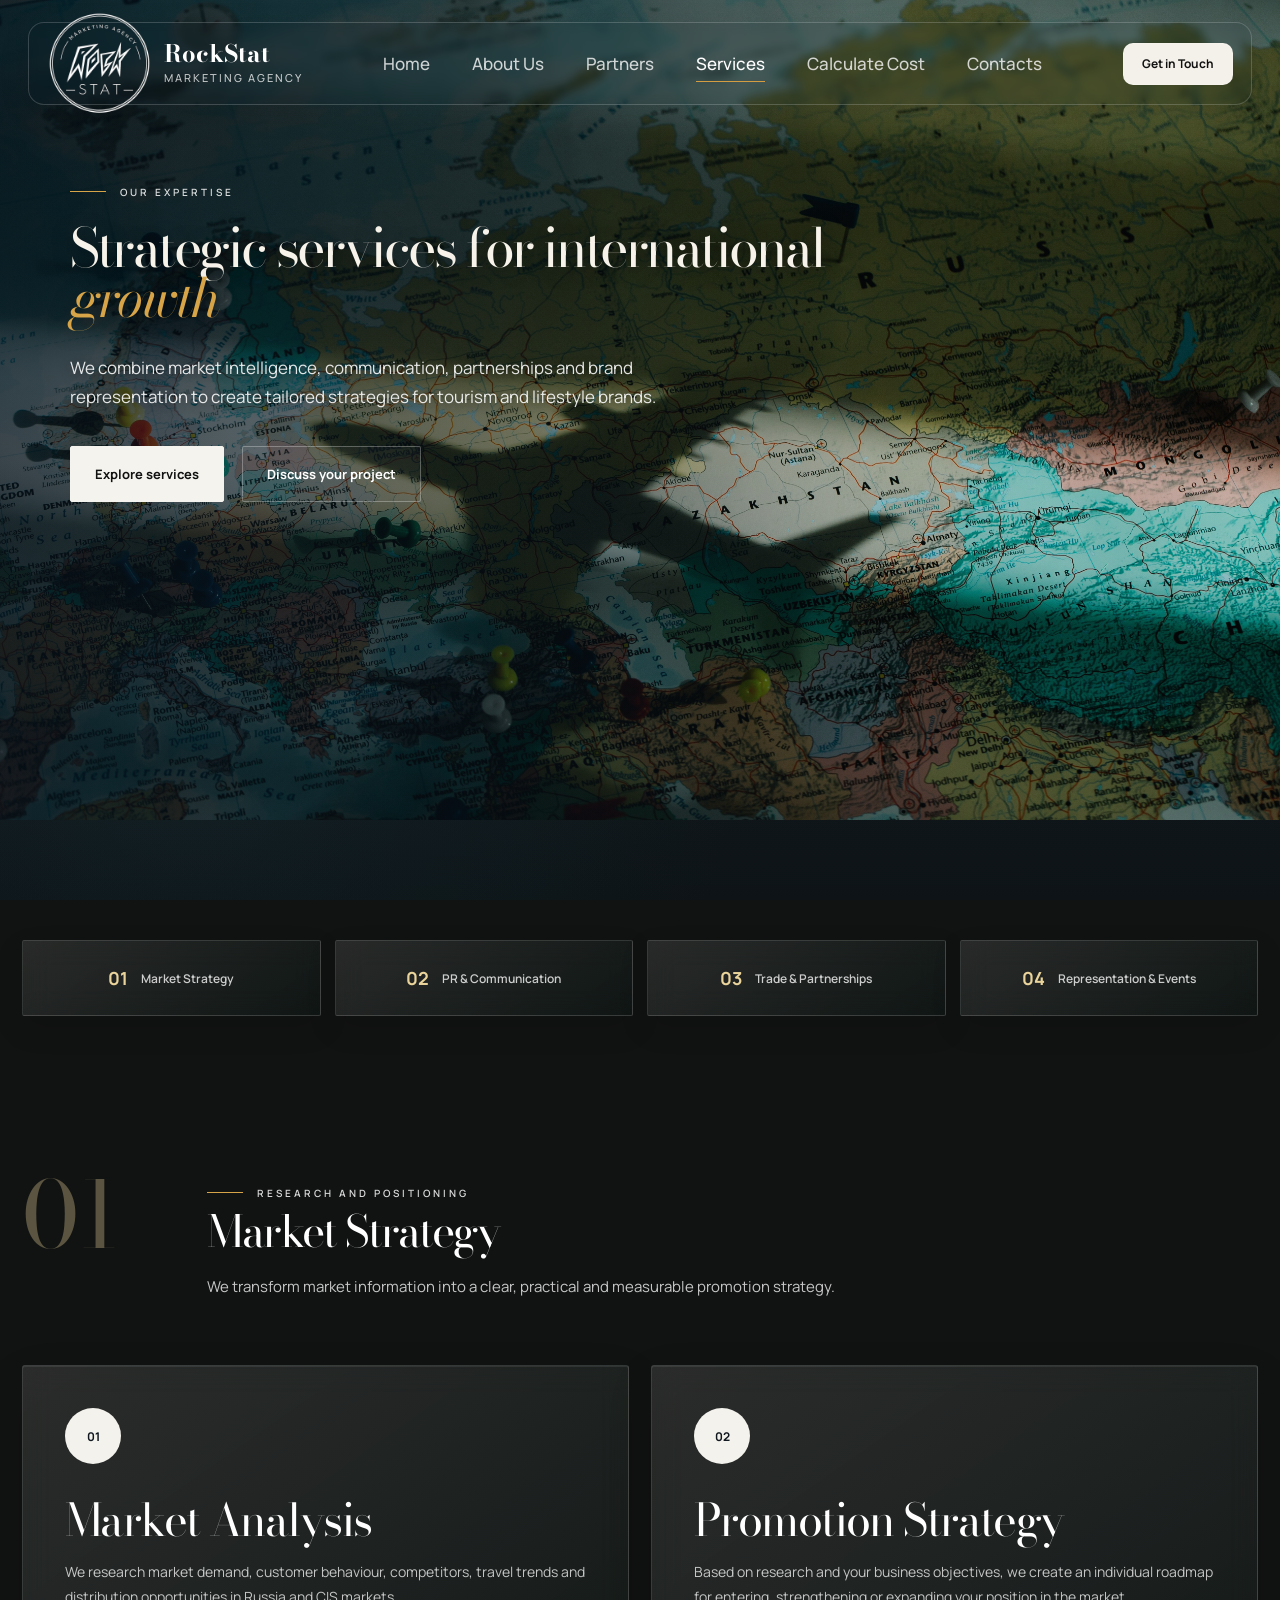
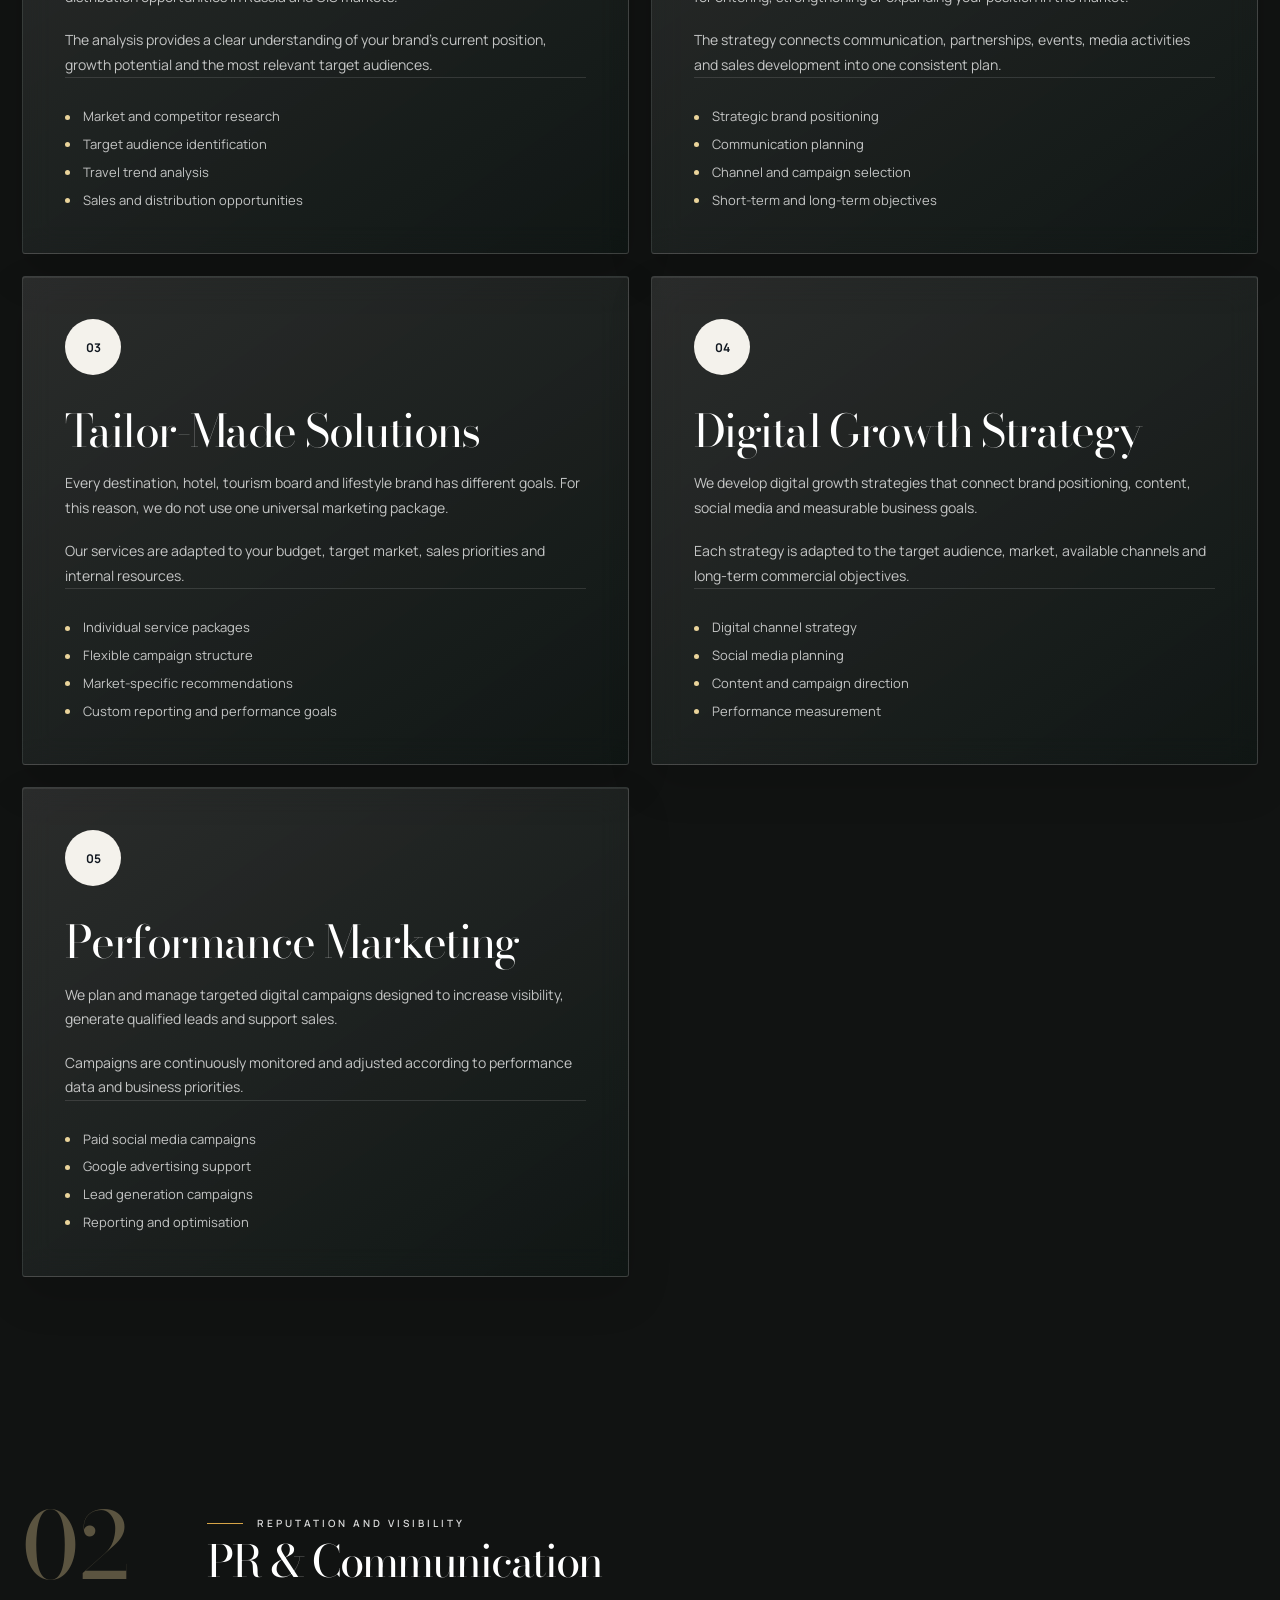
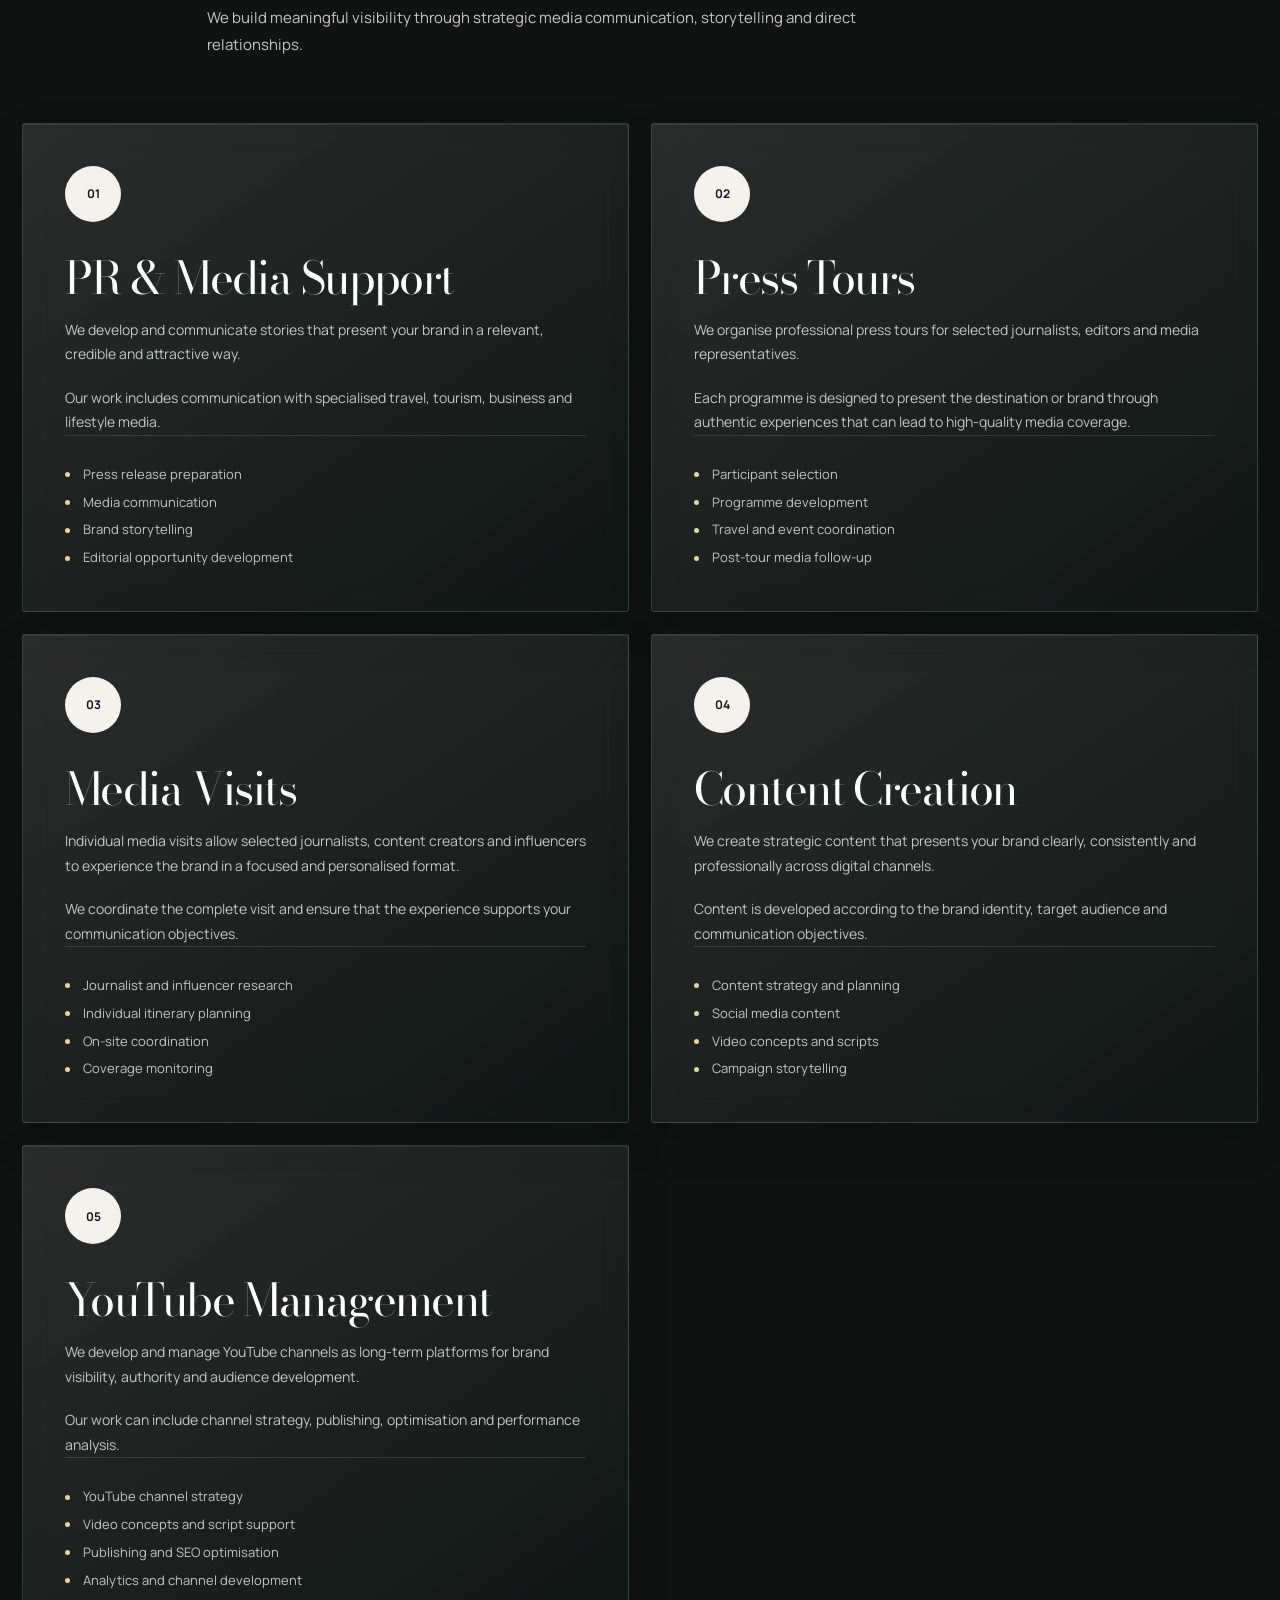
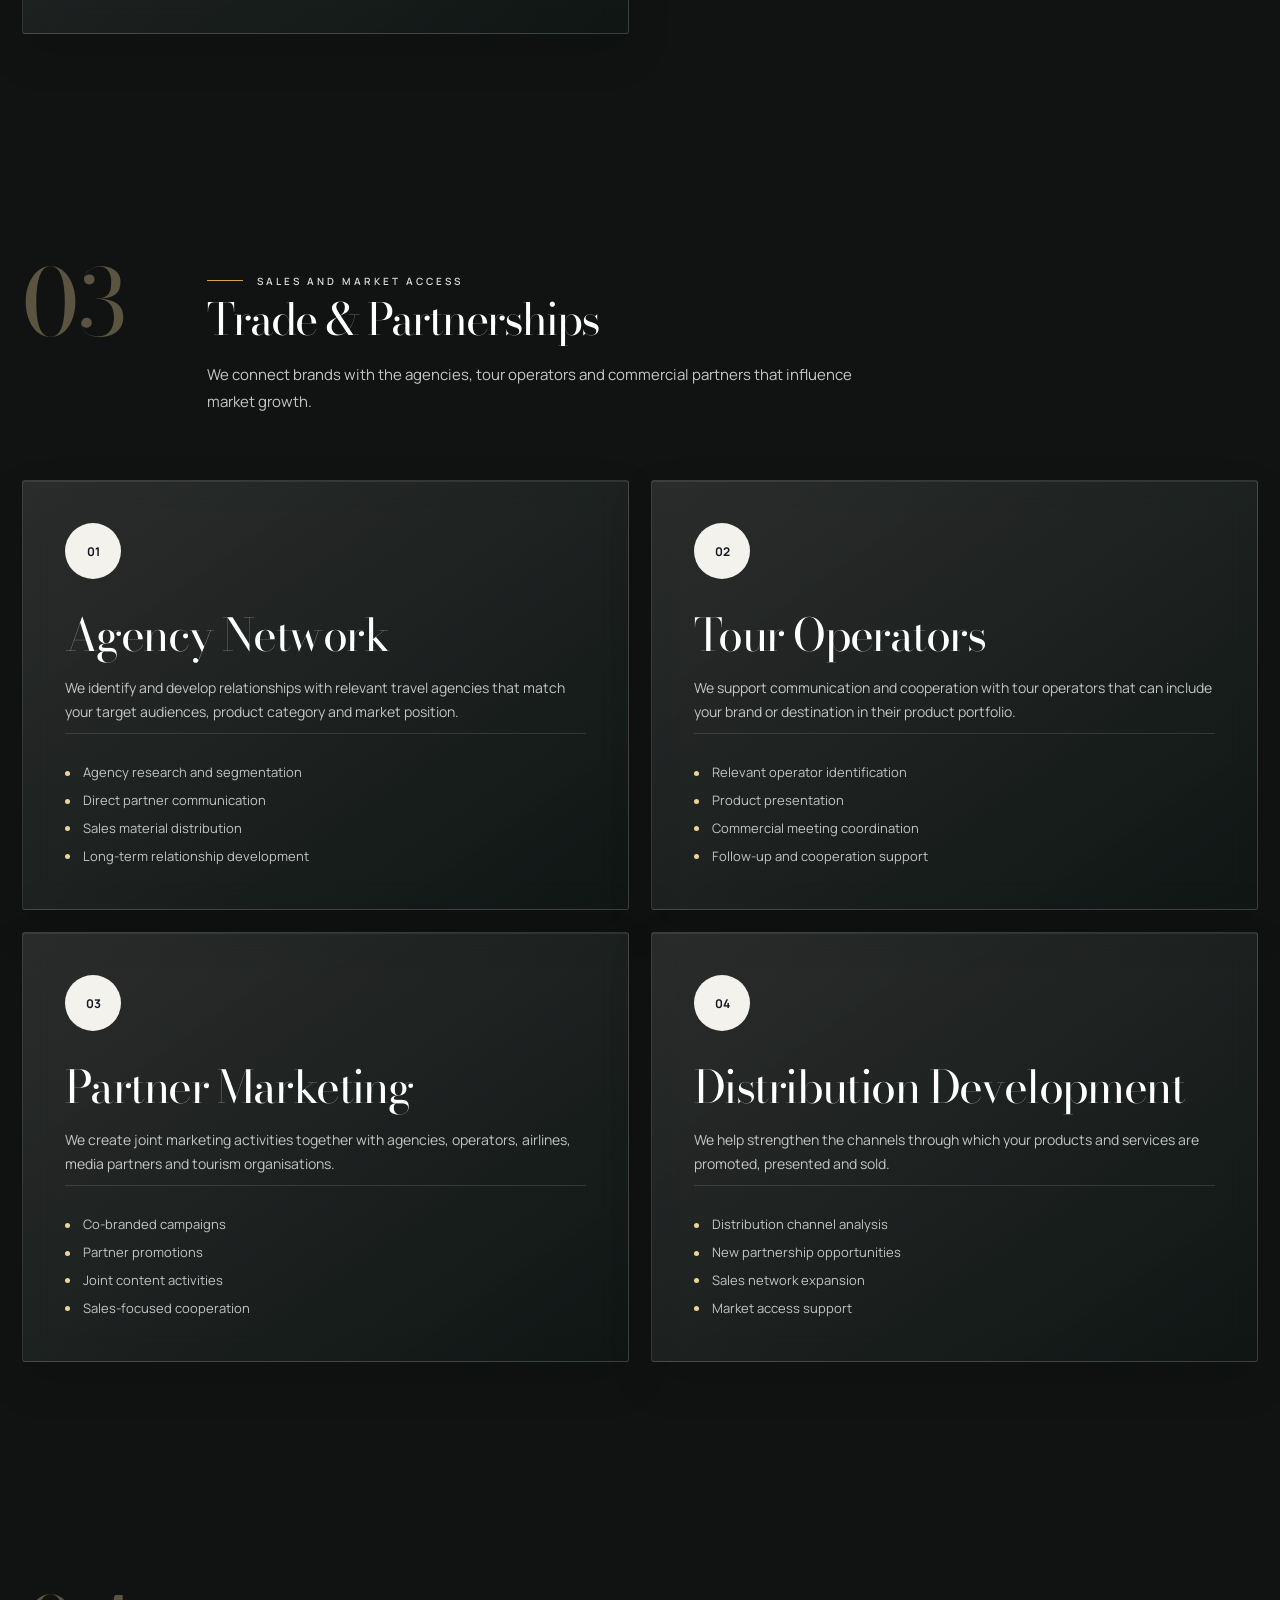
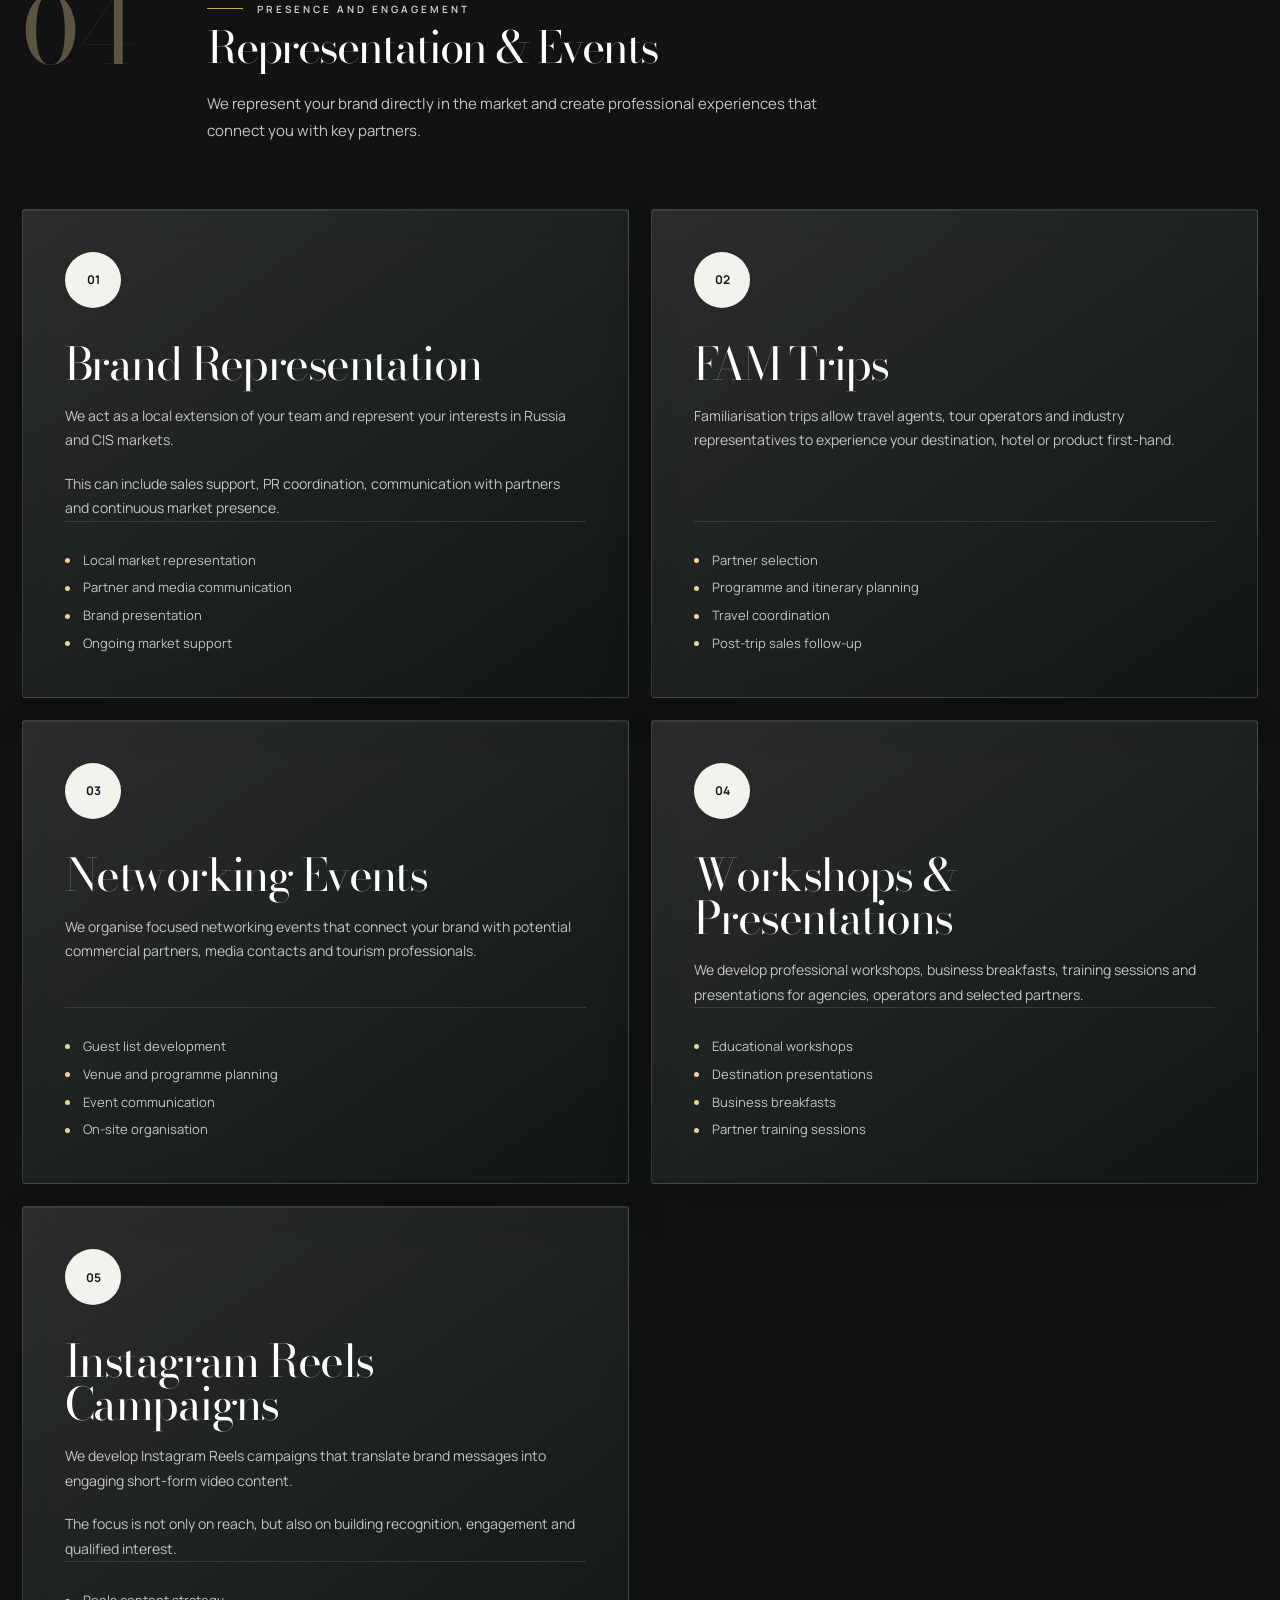
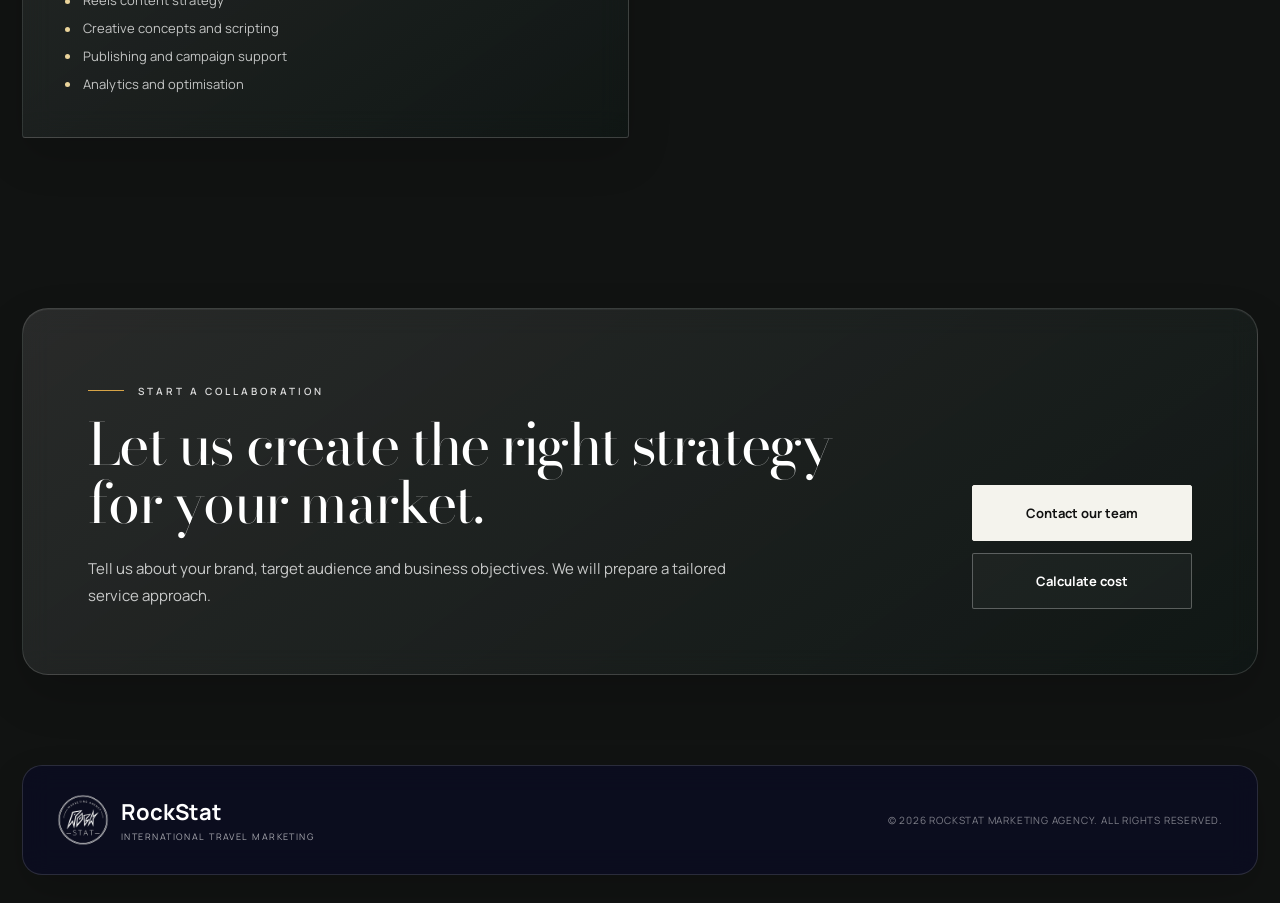
<file: services.html>
<!DOCTYPE html>
<html lang="en">

<head>
  <meta charset="UTF-8">

  <meta
    name="viewport"
    content="width=device-width, initial-scale=1.0"
  >

  <title>Our Services | RockStat</title>
  <link
    rel="icon"
    type="image/png"
    href="media/logo2.png"
  >
  

<link rel="preconnect" href="https://fonts.googleapis.com">

<link
  rel="preconnect"
  href="https://fonts.gstatic.com"
  crossorigin
>

<link
  href="https://fonts.googleapis.com/css2?family=Bodoni+Moda:opsz,wght@6..96,400;6..96,500;6..96,600&family=Manrope:wght@300;400;500;600;700&display=swap"
  rel="stylesheet"
>

  <link rel="stylesheet" href="service.css">
</head>

<body>

  <div class="page-wrapper">

    <!-- =====================================================
         NAVBAR
         ===================================================== -->

    <header class="navbar">

      <a href="index.html" class="brand">

        <img
          src="media/logo2.png"
          alt="RockStat Logo"
        >

        <div class="brand-text">
          <strong>RockStat</strong>
          <span>Marketing Agency</span>
        </div>

      </a>

      <nav class="main-nav">
        <a href="index.html">Home</a>
        <a href="about.html">About Us</a>
        <a href="partners.html">Partners</a>
        <a href="services.html" class="active">Services</a>
        <a href="calculator.html">Calculate Cost</a>
        <a href="contacts.html">Contacts</a>
      </nav>

      <a href="contacts.html" class="navbar-button">
        Get in Touch
      </a>

    </header>


    <main>

      <!-- =====================================================
           HERO
           ===================================================== -->

      <section class="services-hero">

        <div class="hero-overlay"></div>

        <div class="hero-content">

          <span class="section-label">
            Our Expertise
          </span>

          <h1>

  <span class="service-title-line">
    Strategic services
  </span>

  <span class="service-title-line">
    for international
  </span>

  <em class="service-title-line">
    growth
  </em>

</h1>

          <p>
            We combine market intelligence, communication,
            partnerships and brand representation to create
            tailored strategies for tourism and lifestyle brands.
          </p>

          <div class="hero-actions">

            <a href="#market-strategy" class="primary-button">
              Explore services
            </a>

            <a href="contacts.html" class="secondary-button">
              Discuss your project
            </a>

          </div>

        </div>


        </div>

      </section>


      <!-- =====================================================
           QUICK NAVIGATION
           ===================================================== -->

      <section class="service-navigation">

        <a href="#market-strategy">
          <span>01</span>
          Market Strategy
        </a>

        <a href="#pr-communication">
          <span>02</span>
          PR & Communication
        </a>

        <a href="#trade-partnerships">
          <span>03</span>
          Trade & Partnerships
        </a>

        <a href="#representation-events">
          <span>04</span>
          Representation & Events
        </a>

      </section>


      <!-- =====================================================
           MARKET STRATEGY
           ===================================================== -->

      <section
        class="service-section"
        id="market-strategy"
      >

        <div class="service-heading">

          <div class="service-number">
            01
          </div>

          <div>

            <span class="section-label">
              Research and positioning
            </span>

            <h2>
              Market Strategy
            </h2>

            <p>
              We transform market information into a clear,
              practical and measurable promotion strategy.
            </p>

          </div>

        </div>


        <div class="service-content-grid">

          <article class="detail-card">

            <span class="card-icon">01</span>

            <h3>Market Analysis</h3>

            <p>
              We research market demand, customer behaviour,
              competitors, travel trends and distribution
              opportunities in Russia and CIS markets.
            </p>

            <p>
              The analysis provides a clear understanding of your
              brand's current position, growth potential and the
              most relevant target audiences.
            </p>

            <ul>
              <li>Market and competitor research</li>
              <li>Target audience identification</li>
              <li>Travel trend analysis</li>
              <li>Sales and distribution opportunities</li>
            </ul>

          </article>


          <article class="detail-card">

            <span class="card-icon">02</span>

            <h3>Promotion Strategy</h3>

            <p>
              Based on research and your business objectives,
              we create an individual roadmap for entering,
              strengthening or expanding your position in the market.
            </p>

            <p>
              The strategy connects communication, partnerships,
              events, media activities and sales development into
              one consistent plan.
            </p>

            <ul>
              <li>Strategic brand positioning</li>
              <li>Communication planning</li>
              <li>Channel and campaign selection</li>
              <li>Short-term and long-term objectives</li>
            </ul>

          </article>


          <article class="detail-card">

            <span class="card-icon">03</span>

            <h3>Tailor-Made Solutions</h3>

            <p>
              Every destination, hotel, tourism board and lifestyle
              brand has different goals. For this reason, we do not
              use one universal marketing package.
            </p>

            <p>
              Our services are adapted to your budget, target market,
              sales priorities and internal resources.
            </p>

            <ul>
              <li>Individual service packages</li>
              <li>Flexible campaign structure</li>
              <li>Market-specific recommendations</li>
              <li>Custom reporting and performance goals</li>
            </ul>

          </article>


                    <article class="detail-card">

            <span class="card-icon">04</span>

            <h3>Digital Growth Strategy</h3>

            <p>
                We develop digital growth strategies that connect brand
                positioning, content, social media and measurable business goals.
            </p>

            <p>
                Each strategy is adapted to the target audience, market,
                available channels and long-term commercial objectives.
            </p>

            <ul>
                <li>Digital channel strategy</li>
                <li>Social media planning</li>
                <li>Content and campaign direction</li>
                <li>Performance measurement</li>
            </ul>

            </article>


            <article class="detail-card">

            <span class="card-icon">05</span>

            <h3>Performance Marketing</h3>

            <p>
                We plan and manage targeted digital campaigns designed to
                increase visibility, generate qualified leads and support sales.
            </p>

            <p>
                Campaigns are continuously monitored and adjusted according
                to performance data and business priorities.
            </p>

            <ul>
                <li>Paid social media campaigns</li>
                <li>Google advertising support</li>
                <li>Lead generation campaigns</li>
                <li>Reporting and optimisation</li>
            </ul>

            </article>




        </div>

      </section>


      <!-- =====================================================
           PR AND COMMUNICATION
           ===================================================== -->

      <section
        class="service-section service-section-alternate"
        id="pr-communication"
      >

        <div class="service-heading">

          <div class="service-number">
            02
          </div>

          <div>

            <span class="section-label">
              Reputation and visibility
            </span>

            <h2>
              PR & Communication
            </h2>

            <p>
              We build meaningful visibility through strategic media
              communication, storytelling and direct relationships.
            </p>

          </div>

        </div>


        <div class="service-content-grid">

          <article class="detail-card">

            <span class="card-icon">01</span>

            <h3>PR & Media Support</h3>

            <p>
              We develop and communicate stories that present your
              brand in a relevant, credible and attractive way.
            </p>

            <p>
              Our work includes communication with specialised travel,
              tourism, business and lifestyle media.
            </p>

            <ul>
              <li>Press release preparation</li>
              <li>Media communication</li>
              <li>Brand storytelling</li>
              <li>Editorial opportunity development</li>
            </ul>

          </article>


          <article class="detail-card">

            <span class="card-icon">02</span>

            <h3>Press Tours</h3>

            <p>
              We organise professional press tours for selected
              journalists, editors and media representatives.
            </p>

            <p>
              Each programme is designed to present the destination
              or brand through authentic experiences that can lead
              to high-quality media coverage.
            </p>

            <ul>
              <li>Participant selection</li>
              <li>Programme development</li>
              <li>Travel and event coordination</li>
              <li>Post-tour media follow-up</li>
            </ul>

          </article>


          <article class="detail-card">

            <span class="card-icon">03</span>

            <h3>Media Visits</h3>

            <p>
              Individual media visits allow selected journalists,
              content creators and influencers to experience the
              brand in a focused and personalised format.
            </p>

            <p>
              We coordinate the complete visit and ensure that the
              experience supports your communication objectives.
            </p>

            <ul>
              <li>Journalist and influencer research</li>
              <li>Individual itinerary planning</li>
              <li>On-site coordination</li>
              <li>Coverage monitoring</li>
            </ul>

          </article>

          <article class="detail-card">

            <span class="card-icon">04</span>

            <h3>Content Creation</h3>

            <p>
                We create strategic content that presents your brand clearly,
                consistently and professionally across digital channels.
            </p>

            <p>
                Content is developed according to the brand identity,
                target audience and communication objectives.
            </p>

            <ul>
                <li>Content strategy and planning</li>
                <li>Social media content</li>
                <li>Video concepts and scripts</li>
                <li>Campaign storytelling</li>
            </ul>

            </article>


            <article class="detail-card">

            <span class="card-icon">05</span>

            <h3>YouTube Management</h3>

            <p>
                We develop and manage YouTube channels as long-term platforms
                for brand visibility, authority and audience development.
            </p>

            <p>
                Our work can include channel strategy, publishing,
                optimisation and performance analysis.
            </p>

            <ul>
                <li>YouTube channel strategy</li>
                <li>Video concepts and script support</li>
                <li>Publishing and SEO optimisation</li>
                <li>Analytics and channel development</li>
            </ul>

            </article>






        </div>

      </section>


      <!-- =====================================================
           TRADE AND PARTNERSHIPS
           ===================================================== -->

      <section
        class="service-section"
        id="trade-partnerships"
      >

        <div class="service-heading">

          <div class="service-number">
            03
          </div>

          <div>

            <span class="section-label">
              Sales and market access
            </span>

            <h2>
              Trade & Partnerships
            </h2>

            <p>
              We connect brands with the agencies, tour operators
              and commercial partners that influence market growth.
            </p>

          </div>

        </div>


        <div class="service-content-grid">

          <article class="detail-card">

            <span class="card-icon">01</span>

            <h3>Agency Network</h3>

            <p>
              We identify and develop relationships with relevant
              travel agencies that match your target audiences,
              product category and market position.
            </p>

            <ul>
              <li>Agency research and segmentation</li>
              <li>Direct partner communication</li>
              <li>Sales material distribution</li>
              <li>Long-term relationship development</li>
            </ul>

          </article>


          <article class="detail-card">

            <span class="card-icon">02</span>

            <h3>Tour Operators</h3>

            <p>
              We support communication and cooperation with tour
              operators that can include your brand or destination
              in their product portfolio.
            </p>

            <ul>
              <li>Relevant operator identification</li>
              <li>Product presentation</li>
              <li>Commercial meeting coordination</li>
              <li>Follow-up and cooperation support</li>
            </ul>

          </article>


          <article class="detail-card">

            <span class="card-icon">03</span>

            <h3>Partner Marketing</h3>

            <p>
              We create joint marketing activities together with
              agencies, operators, airlines, media partners and
              tourism organisations.
            </p>

            <ul>
              <li>Co-branded campaigns</li>
              <li>Partner promotions</li>
              <li>Joint content activities</li>
              <li>Sales-focused cooperation</li>
            </ul>

          </article>


          <article class="detail-card">

            <span class="card-icon">04</span>

            <h3>Distribution Development</h3>

            <p>
              We help strengthen the channels through which your
              products and services are promoted, presented and sold.
            </p>

            <ul>
              <li>Distribution channel analysis</li>
              <li>New partnership opportunities</li>
              <li>Sales network expansion</li>
              <li>Market access support</li>
            </ul>

          </article>

        </div>

      </section>


      <!-- =====================================================
           REPRESENTATION AND EVENTS
           ===================================================== -->

      <section
        class="service-section service-section-alternate"
        id="representation-events"
      >

        <div class="service-heading">

          <div class="service-number">
            04
          </div>

          <div>

            <span class="section-label">
              Presence and engagement
            </span>

            <h2>
              Representation & Events
            </h2>

            <p>
              We represent your brand directly in the market and create
              professional experiences that connect you with key partners.
            </p>

          </div>

        </div>


        <div class="service-content-grid">

          <article class="detail-card">

            <span class="card-icon">01</span>

            <h3>Brand Representation</h3>

            <p>
              We act as a local extension of your team and represent
              your interests in Russia and CIS markets.
            </p>

            <p>
              This can include sales support, PR coordination,
              communication with partners and continuous market presence.
            </p>

            <ul>
              <li>Local market representation</li>
              <li>Partner and media communication</li>
              <li>Brand presentation</li>
              <li>Ongoing market support</li>
            </ul>

          </article>


          <article class="detail-card">

            <span class="card-icon">02</span>

            <h3>FAM Trips</h3>

            <p>
              Familiarisation trips allow travel agents, tour operators
              and industry representatives to experience your destination,
              hotel or product first-hand.
            </p>

            <ul>
              <li>Partner selection</li>
              <li>Programme and itinerary planning</li>
              <li>Travel coordination</li>
              <li>Post-trip sales follow-up</li>
            </ul>

          </article>


          <article class="detail-card">

            <span class="card-icon">03</span>

            <h3>Networking Events</h3>

            <p>
              We organise focused networking events that connect your
              brand with potential commercial partners, media contacts
              and tourism professionals.
            </p>

            <ul>
              <li>Guest list development</li>
              <li>Venue and programme planning</li>
              <li>Event communication</li>
              <li>On-site organisation</li>
            </ul>

          </article>


          <article class="detail-card">

            <span class="card-icon">04</span>

            <h3>Workshops & Presentations</h3>

            <p>
              We develop professional workshops, business breakfasts,
              training sessions and presentations for agencies,
              operators and selected partners.
            </p>

            <ul>
              <li>Educational workshops</li>
              <li>Destination presentations</li>
              <li>Business breakfasts</li>
              <li>Partner training sessions</li>
            </ul>

          </article>


          <article class="detail-card">

            <span class="card-icon">05</span>

            <h3>Instagram Reels Campaigns</h3>

            <p>
                We develop Instagram Reels campaigns that translate brand
                messages into engaging short-form video content.
            </p>

            <p>
                The focus is not only on reach, but also on building
                recognition, engagement and qualified interest.
            </p>

            <ul>
                <li>Reels content strategy</li>
                <li>Creative concepts and scripting</li>
                <li>Publishing and campaign support</li>
                <li>Analytics and optimisation</li>
            </ul>

            </article>





        </div>

      </section>


      <!-- =====================================================
           CTA SECTION
           ===================================================== -->

      <section class="services-cta">

        <div class="cta-content">

          <span class="section-label">
            Start a collaboration
          </span>

          <h2>
            Let us create the right strategy
            for your market.
          </h2>

          <p>
            Tell us about your brand, target audience and business
            objectives. We will prepare a tailored service approach.
          </p>

        </div>

        <div class="cta-actions">

          <a href="contacts.html" class="primary-button">
            Contact our team
          </a>

          <a href="calculator.html" class="secondary-button">
            Calculate cost
          </a>

        </div>

      </section>

    </main>


    <!-- =====================================================
         FOOTER
         ===================================================== -->

    <footer class="footer">

      <div class="footer-brand">

        <img
          src="media/logo2.png"
          alt="RockStat Logo"
        >

        <div>
          <strong>RockStat</strong>
          <span>International Travel Marketing</span>
        </div>

      </div>

      <p>
        © 2026 RockStat Marketing Agency. All rights reserved.
      </p>

    </footer>

  </div>

</body>

</html>
</file>
<file: index.css>
* {
  margin: 0;
  padding: 0;
  box-sizing: border-box;
}

:root {
  --background: #111312;
  --surface: rgba(27, 30, 28, 0.88);
  --surface-solid: #1a1d1b;
  --surface-soft: rgba(255, 255, 255, 0.055);
  --text: #f4f4ef;
  --muted: #b7bbb6;
  --accent: #01046a;
  --accent-light: #efe0bb;
  --border: rgba(255, 255, 255, 0.13);
  --shadow: 0 28px 80px rgba(0, 0, 0, 0.42);
}

html {
  scroll-behavior: smooth;
  background: var(--background);
}

body {
  min-height: 100vh;

  color: var(--text);
  background: var(--background);

  font-family: "Manrope", sans-serif;
  font-weight: 400;
}

a {
  color: inherit;
}

img {
  max-width: 100%;
}

/* =========================================================
   GLOBALNA POZADINSKA SLIKA

   Ovdje mijenjaš:
   images/travel-background.jpg

   Ova slika se proteže preko čitave stranice.
   ========================================================= */

.page-wrapper {
  position: relative;
  min-height: 100vh;
  isolation: isolate;
  background: #111312;
}

.page-wrapper::before {

    content:"";

    position:fixed;
    inset:0;

    z-index:-2;

    background:

    radial-gradient(
        circle at 85% 8%,
        rgba(196, 149, 79, 0.1),
        transparent 28%
    ),

    radial-gradient(
        circle at 15% 80%,
        rgba(24,55,66,.30),
        transparent 42%
    ),

    linear-gradient(
        180deg,
        #1b252d 0%,
        #151d24 25%,
        #10171d 65%,
        #0b1116 100%
    );

}

.page-wrapper::after {
  content: "";

  position: fixed;
  inset: 0;

  z-index: -1;

  pointer-events: none;

  background:
    linear-gradient(
      to bottom,
      rgba(255,255,255,0.06),
      rgba(25,33,27,0.18)
    );
}

.main-content {
  width: 100%;
  overflow: hidden;
}

/* =========================================================
   HERO SHELL
   ========================================================= */

.hero-shell {
  width: 100%;
  margin: 0;
  padding: 0;
}

/* =========================================================
   NAVIGATION
   ========================================================= */

.navbar {
  position: absolute;
  top: 22px;
  left: 28px;
  right: 28px;
  z-index: 20;

  min-height: 68px;

  display: flex;
  align-items: center;
  justify-content: space-between;
  gap: 32px;

  padding: 12px 18px;

  border: 1px solid rgba(255, 255, 255, 0.18);
  border-radius: 16px;

  background: rgba(7, 18, 27, 0.08);

  backdrop-filter: blur(4px);
  -webkit-backdrop-filter: blur(4px);

  box-shadow: 0 8px 30px rgba(0, 0, 0, 0.12);
}

.brand {
  display: inline-flex;
  align-items: center;
  gap: 12px;
  text-decoration: none;
}
.brand img{

    width: 105px;
    height: 105px;

    object-fit:contain;

    margin-top:-24px;
    margin-bottom:-24px;

    z-index:5;
}

.brand strong,
.brand span {
  display: block;
}

.brand strong{

    font-family:"Cormorant Garamond",serif;

    font-size:24px;

    font-weight:700;

    line-height:1;
}

.brand span{

    margin-top:4px;

    font-size:11px;

    letter-spacing:.18em;

    color:rgba(255,255,255,.75);

    text-transform:uppercase;
}

.navbar nav {
  display: flex;
  align-items: center;
  gap:42px;
}

.navbar nav a {
  position: relative;

  color: rgba(255, 255, 255, 0.78);

  text-decoration: none;
  font-size:17px;
font-weight:500;
}

.navbar nav a::after {
  content: "";

  position: absolute;
  left: 0;
  right: 100%;
  bottom: -7px;

  height: 1px;

  background: var(--accent);
  transition: right 0.25s ease;
}

.navbar nav a:hover,
.navbar nav a.active {
  color: white;
}

.navbar nav a:hover::after,
.navbar nav a.active::after {
  right: 0;
}

.nav-right {
  display: flex;
  align-items: center;
  gap: 14px;
}

.language {
  color: rgba(255, 255, 255, 0.75);

  font-size: 12px;
  font-weight: 700;
}

.nav-button {
  display: inline-flex;
  align-items: center;
  justify-content: center;

  min-height: 42px;

  padding: 0 18px;

  border-radius: 10px;

  color: #111;
  background: #f3f1e9;

  text-decoration: none;
  font-size: 12px;
  font-weight: 700;
}
/* =========================================================
   HERO
   ========================================================= */

.hero {
  position: relative;

  width: 100%;
  min-height: 820px;

  overflow: hidden;
  border-radius: 0;

  background:
    linear-gradient(
      90deg,
      rgba(7, 18, 27, 0.76) 0%,
      rgba(7, 18, 27, 0.52) 38%,
      rgba(7, 18, 27, 0.14) 68%,
      rgba(7, 18, 27, 0.03) 100%
    ),
    url("media/avion10.jpg");

  background-size: cover;
  background-position: 50% center;
  background-repeat: no-repeat;

  margin: 0;
  box-shadow: none;
  clip-path: none;
}

/* =========================================================
   MEKI GRADIENT NA KRAJU HERO SLIKE
   ========================================================= */

.hero::after{
    content:"";

    position:absolute;
    inset:0;

    z-index:2;
    pointer-events:none;

    background:
        linear-gradient(
            to bottom,

            rgba(0,0,0,0) 0%,
            rgba(0,0,0,0) 68%,

            rgba(16,24,31,.08) 76%,
            rgba(16,24,31,.22) 84%,
            rgba(16,24,31,.45) 90%,
            rgba(16,24,31,.72) 96%,

            #111a21 100%
        );
}
/* =========================================================
   HERO CONTAINER
   ========================================================= */

.hero-container {
  width: min(1450px, calc(100% - 44px));
  margin: 0 auto;
}


/* =========================================================
   HERO OVERLAY
   ========================================================= */

.hero-overlay {
  position: absolute;
  inset: 0;

  z-index: 1;
  pointer-events: none;

  background:
    linear-gradient(
      to bottom,
      rgba(5, 13, 20, 0.10) 0%,
      rgba(5, 13, 20, 0.02) 55%,
      rgba(5, 13, 20, 0.18) 100%
    );
}


/* =========================================================
   HERO CONTENT
   ========================================================= */
.hero-content{
    position:relative;
    z-index:3;

    min-height:820px;

    display:grid;
    grid-template-columns:720px 340px;

    justify-content:space-between;
    align-items:end;

    padding:190px 70px 90px;
}


/* =========================================================
   HERO LIJEVA STRANA
   ========================================================= */

.hero-copy {
  width: 100%;
  max-width: 760px;

  margin-left: -35px;
}
.hero-kicker {
  display: inline-block;

  margin-bottom: 30px;
  margin-left:2px;

  color: rgba(255, 255, 255, 0.88);

  font-family: "Manrope", sans-serif;
  font-size: 11px;
  font-weight: 600;
  line-height: 1.4;

  letter-spacing: 0.30em;
  text-transform: uppercase;
}

.hero-heading {
  display: block;
}

.hero-heading h1 {
  width: 100%;
  max-width: 760px;

  margin: 0;

  color: #f7f3ea;

  font-family: "Bodoni Moda", serif;
  font-size:clamp(48px,4vw,68px);
line-height:1.02;
max-width:620px;

  letter-spacing: -0.04em;

  text-shadow:
    0 3px 22px rgba(0, 0, 0, 0.35);
}

.hero-line {
  display: block;
}
.hero-line + .hero-line{
    margin-top:-6px;
}

.hero-line-accent {
  color: #d7a447;

  font-style: italic;
  font-weight: 400;
}

.hero-copy > p {
   max-width: 560px;

  margin-top: 24px;

  color: rgba(255, 255, 255, 0.79);

  font-family: "Manrope", sans-serif;
  font-size: 14px;
  font-weight: 400;
  line-height: 1.7;

  letter-spacing: 0.01em;

  text-shadow:
    0 2px 12px rgba(0, 0, 0, 0.35);
}


/* =========================================================
   HERO BUTTONS
   ========================================================= */

.hero-actions {
  display: flex;
  align-items: center;
  flex-wrap: wrap;

  gap: 28px;

      margin-top:28px;

}

.primary-button {
    min-width:190px;
    min-height:52px;

  display: inline-flex;
  align-items: center;
  justify-content: space-between;

  gap: 25px;

  padding: 0 20px;

  border-radius: 12px;

  color: #111111;
  background: #f4f3ed;

  text-decoration: none;

  font-size: 13px;
  font-weight: 700;

  transition:
    transform 0.25s ease,
    background 0.25s ease;
}

.primary-button:hover {
  background: #ffffff;
  transform: translateY(-2px);
}

.text-link,
.card-link {
  color: #ffffff;

  text-decoration: none;

  font-size: 13px;
  font-weight: 600;
}

.text-link {
  padding-bottom: 5px;

  border-bottom:
    1px solid rgba(255, 255, 255, 0.48);

  transition:
    color 0.25s ease,
    border-color 0.25s ease;
}

.text-link:hover {
  color: #ead49b;
  border-color: #ead49b;
}




/* =========================================================
   INTRO / WHO WE ARE
   ========================================================= */

.intro-section {
  position: relative;

  margin-top: -110px;
  padding: 170px 5% 90px;

  overflow: hidden;

  background:
    linear-gradient(
      to bottom,
      rgba(16, 24, 30, 0) 0%,
      rgba(16, 24, 30, 0.62) 16%,
      #10181e 34%,
      #141d24 100%
    );
}


/* =========================================================
   MEKI PRIJELAZ IZ HERO SLIKE
   ========================================================= */

.intro-section::before {
  content: "";

  position: absolute;
  top: 0;
  left: 0;
  right: 0;

  height: 240px;

  pointer-events: none;

  background:
    linear-gradient(
      to bottom,
      rgba(16, 24, 30, 0) 0%,
      rgba(16, 24, 30, 0.18) 18%,
      rgba(16, 24, 30, 0.48) 48%,
      rgba(16, 24, 30, 0.82) 76%,
      #10181e 100%
    );
}


/* SUptilan svjetlosni efekt iza kartica */

.intro-section::after {
  content: "";

  position: absolute;
  top: 170px;
  right: -180px;

  width: 650px;
  height: 650px;

  border-radius: 50%;

  pointer-events: none;

  background:
    radial-gradient(
      circle,
      rgba(215, 164, 71, 0.12) 0%,
      rgba(215, 164, 71, 0.05) 34%,
      transparent 70%
    );

  filter: blur(25px);
}


/* =========================================================
   INTRO GRID
   ========================================================= */

.intro-grid {
  position: relative;
  z-index: 2;

  width: min(1320px, 100%);
  margin: 0 auto;

  display: grid;
  grid-template-columns:
    minmax(0, 1.2fr)
    minmax(340px, 0.72fr);

  align-items: stretch;
  gap: 24px;
}


/* =========================================================
   INTRO CARDS
   ========================================================= */

.intro-image-card,
.intro-text-card {
  min-height: 470px;

  border-radius: 24px;
  overflow: hidden;

  box-shadow:
    0 26px 70px rgba(0, 0, 0, 0.28);
}


/* =========================================================
   INTRO IMAGE
   ========================================================= */

.intro-image-card {
  position: relative;

  border:
    1px solid rgba(255, 255, 255, 0.10);
}

.intro-image-card img {
  width: 100%;
  height: 100%;

  display: block;

  object-fit: cover;
  object-position: center;
}

.intro-image-card::after {
  content: "";

  position: absolute;
  inset: 0;

  background:
    linear-gradient(
      to top,
      rgba(7, 13, 17, 0.72) 0%,
      rgba(7, 13, 17, 0.18) 45%,
      transparent 75%
    );
}


/* =========================================================
   IMAGE BADGE
   ========================================================= */

.image-badge {
  position: absolute;

  right: 24px;
  bottom: 24px;

  z-index: 2;

  min-width: 165px;

  padding: 15px 19px;

  border:
    1px solid rgba(255, 255, 255, 0.13);

  border-radius: 15px;

  background:
    rgba(10, 20, 24, 0.62);

  backdrop-filter: blur(14px);
  -webkit-backdrop-filter: blur(14px);

  box-shadow:
    0 12px 30px rgba(0, 0, 0, 0.20);
}

.image-badge strong {
  display: block;

  color: #ffffff;

  font-family:
    "Cormorant Garamond",
    "Playfair Display",
    serif;

  font-size: 27px;
  font-weight: 500;
  line-height: 1;
}

.image-badge span {
  display: block;

  margin-top: 6px;

  color: rgba(255, 255, 255, 0.68);

  font-size: 10px;
  letter-spacing: 0.14em;

  text-transform: uppercase;
}


/* =========================================================
   INTRO TEXT CARD
   ========================================================= */

.intro-text-card {
  position: relative;

  display: flex;
  flex-direction: column;
  justify-content: center;

  padding: 42px 40px;

  border:
    1px solid rgba(255, 255, 255, 0.13);

  background:
    linear-gradient(
      145deg,
      rgba(255, 255, 255, 0.085),
      rgba(255, 255, 255, 0.025)
    );

  backdrop-filter: blur(16px);
  -webkit-backdrop-filter: blur(16px);

  box-shadow:
    0 26px 70px rgba(0, 0, 0, 0.24),
    inset 0 1px 0 rgba(255, 255, 255, 0.06);
}


/* tanki zlatni detalj iza teksta */

.intro-text-card::before {
  content: "";

  position: absolute;
  top: 34px;
  right: 34px;

  width: 80px;
  height: 1px;

  background:
    linear-gradient(
      to right,
      rgba(215, 164, 71, 0),
      rgba(215, 164, 71, 0.62)
    );
}


/* =========================================================
   INTRO CARD TOP
   ========================================================= */

.intro-card-top {
  display: flex;
  align-items: center;

  gap: 14px;

  margin-bottom: 24px;
}

.section-number {
  width: 42px;
  height: 42px;

  flex: 0 0 42px;

  display: grid;
  place-items: center;

  border:
    1px solid rgba(255, 255, 255, 0.15);

  border-radius: 50%;

  color: #ead49b;

  font-size: 11px;
  font-weight: 700;
}

.section-kicker {
  display: inline-block;

  color: #d8ba74;

  font-size: 11px;
  font-weight: 700;
  letter-spacing: 0.18em;

  text-transform: uppercase;
}


/* =========================================================
   INTRO TYPOGRAPHY
   ========================================================= */

.intro-text-card h2 {
  max-width: 420px;

  margin: 0 0 20px;

  color: #ffffff;

  font-family:
    "Cormorant Garamond",
    "Playfair Display",
    serif;

  font-size: clamp(42px, 4vw, 58px);
  font-weight: 400;
  line-height: 0.96;

  letter-spacing: -0.03em;
}

.intro-text-card p {
  max-width: 440px;

  margin: 0 0 15px;

  color: rgba(255, 255, 255, 0.72);

  font-size: 14px;
  line-height: 1.75;
}

.intro-text-card .intro-lead {
  color: rgba(255, 255, 255, 0.90);

  font-size: 15px;
}


/* =========================================================
   INTRO LINK
   ========================================================= */

.card-link {
  width: fit-content;

  display: inline-flex;
  align-items: center;

  gap: 16px;

  margin-top: 14px;
  padding-bottom: 5px;

  color: #ffffff;

  border-bottom:
    1px solid rgba(255, 255, 255, 0.28);

  text-decoration: none;

  font-size: 12px;
  font-weight: 600;

  transition:
    color 0.25s ease,
    border-color 0.25s ease,
    transform 0.25s ease;
}

.card-link:hover {
  color: #ead49b;
  border-color: #ead49b;

  transform: translateX(4px);
}


/* =========================================================
   RESPONSIVE
   ========================================================= */

@media (max-width: 980px) {

  .intro-section {
    margin-top: -70px;
    padding: 130px 22px 70px;
  }

  .intro-grid {
    grid-template-columns: 1fr;
  }

  .intro-image-card,
  .intro-text-card {
    min-height: auto;
  }

  .intro-image-card {
    height: 430px;
  }

  .intro-text-card {
    padding: 38px 32px;
  }
}


@media (max-width: 600px) {

  .intro-section {
    margin-top: -45px;
    padding: 100px 16px 60px;
  }

  .intro-image-card {
    height: 340px;
  }

  .intro-image-card,
  .intro-text-card {
    border-radius: 18px;
  }

  .intro-text-card {
    padding: 32px 24px;
  }

  .intro-text-card h2 {
    font-size: 42px;
  }
}
/* =========================================================
   SERVICES OVERVIEW
   ========================================================= */

.services-overview {
  position: relative;

  margin-top: -2px;
  padding: 115px 5% 125px;

  overflow: hidden;
}


/* MEKI PRELAZ IZ WHO WE ARE SEKCIJE */

.services-overview::before {
  content: "";

  position: absolute;
  inset: 0;

  z-index: 1;
  pointer-events: none;

  background:
    linear-gradient(
      to bottom,
      #141d24 0%,
      rgba(20, 29, 36, 0.88) 8%,
      rgba(20, 29, 36, 0.56) 18%,
      rgba(20, 29, 36, 0.22) 30%,
      transparent 42%
    );
}


/* OGRANIČAVA ŠIRINU SADRŽAJA */

.services-overview-heading,
.services-overview-grid,
.services-overview-bottom {
  position: relative;
  z-index: 2;

  width: 100%;
  max-width: 1540px;
  margin-left: auto;
  margin-right: auto;
}


/* NASLOV SEKCIJE */

.services-overview-heading {
  max-width: 860px;

  margin-bottom: 55px;

  text-align: center;
}

.services-overview-heading .section-kicker {
  display: block;

  color: #ead49b;

  font-size: 14px;
  font-weight: 600;
  letter-spacing: 0.13em;
  text-transform: uppercase;
}

.services-overview-heading h2 {
  margin-top: 18px;

  color: #ffffff;

  font-family: "Cormorant Garamond", "Playfair Display", serif;
  font-size: clamp(52px, 5.7vw, 82px);
  font-weight: 400;
  line-height: 0.94;
  letter-spacing: -0.03em;

  text-shadow: 0 3px 20px rgba(0, 0, 0, 0.25);
}

.services-overview-heading p {
  max-width: 720px;

  margin: 24px auto 0;

  color: rgba(255, 255, 255, 0.76);

  font-size: 16px;
  line-height: 1.8;
}


/* =========================================================
   KARTICE
   ========================================================= */

.services-overview-grid {
  display: grid;
  grid-template-columns: repeat(4, minmax(0, 1fr));
  gap: 20px;
}

.service-category-card {
  position: relative;

  min-height: 405px;

  display: flex;
  flex-direction: column;

  padding: 24px;

  overflow: hidden;

  border: 1px solid rgba(255, 255, 255, 0.14);
  border-radius: 22px;

  background:
    linear-gradient(
      145deg,
      rgba(255, 255, 255, 0.1),
      rgba(14, 31, 27, 0.34)
    );

  backdrop-filter: blur(15px);
  -webkit-backdrop-filter: blur(15px);

  color: #ffffff;
  text-decoration: none;

  box-shadow:
    0 18px 45px rgba(0, 0, 0, 0.12),
    inset 0 1px 0 rgba(255, 255, 255, 0.08);

  transition:
    transform 0.3s ease,
    border-color 0.3s ease,
    background 0.3s ease,
    box-shadow 0.3s ease;
}

.service-category-card:hover {
  transform: translateY(-7px);

  border-color: rgba(234, 212, 155, 0.48);

  background:
    linear-gradient(
      145deg,
      rgba(255, 255, 255, 0.14),
      rgba(14, 31, 27, 0.42)
    );

  box-shadow:
    0 25px 55px rgba(0, 0, 0, 0.22),
    inset 0 1px 0 rgba(255, 255, 255, 0.1);
}


/* =========================================================
   SLIKA U KARTICI
   ========================================================= */

.service-card-image {
  position: relative;

  height: 125px;

  margin: -10px -10px 22px;

  overflow: hidden;

  border-radius: 16px;
}

.service-card-image::after {
  content: "";

  position: absolute;
  inset: 0;

  background:
    linear-gradient(
      to top,
      rgba(10, 20, 23, 0.68),
      rgba(10, 20, 23, 0.06) 65%
    );
}

.service-card-image img {
  width: 100%;
  height: 100%;

  display: block;

  object-fit: cover;

  filter:
    saturate(0.78)
    brightness(0.82);

  transition:
    transform 0.5s ease,
    filter 0.4s ease;
}

.service-category-card:hover .service-card-image img {
  transform: scale(1.05);

  filter:
    saturate(0.9)
    brightness(0.9);
}




/* NASLOV */

.service-category-card h3 {
  margin-top: 0;

  color: #ffffff;

  font-family: "Cormorant Garamond", "Playfair Display", serif;
  font-size: clamp(30px, 2.15vw, 37px);
  font-weight: 400;
  line-height: 1;
  letter-spacing: -0.02em;
}


/* LISTA */

.service-category-card ul {
  display: grid;
  gap: 9px;

  margin-top: 20px;
  padding: 0;

  list-style: none;
}

.service-category-card li {
  position: relative;

  padding-left: 17px;

  color: rgba(255, 255, 255, 0.74);

  font-size: 13px;
  line-height: 1.5;
}

.service-category-card li::before {
  content: "";

  position: absolute;
  top: 0.66em;
  left: 0;

  width: 5px;
  height: 5px;

  border-radius: 50%;

  background: #ead49b;
}


/* DONJI LINK */

.service-card-link {
  display: flex;
  align-items: center;
  justify-content: space-between;

  margin-top: auto;
  padding-top: 22px;

  border-top: 1px solid rgba(255, 255, 255, 0.12);

  color: #ffffff;

  font-size: 13px;
  font-weight: 600;
}

.service-card-link strong {
  color: #ead49b;
  font-size: 18px;

  transition: transform 0.25s ease;
}

.service-category-card:hover .service-card-link strong {
  transform: translate(3px, -3px);
}


/* DONJI CTA */

.services-overview-bottom {
  display: flex;
  align-items: center;
  justify-content: center;
  flex-wrap: wrap;
  gap: 30px;

  margin-top: 45px;
}

.services-overview-bottom p {
  color: rgba(255, 255, 255, 0.78);

  font-size: 15px;
}


/* =========================================================
   RESPONSIVE
   ========================================================= */

@media (max-width: 1200px) {
  .services-overview-grid {
    grid-template-columns: repeat(2, minmax(0, 1fr));
  }
}

@media (max-width: 700px) {
  .services-overview {
    padding: 90px 20px 100px;
  }

  .services-overview-grid {
    grid-template-columns: 1fr;
  }

  .service-category-card {
    min-height: 390px;
  }
}
/* =========================================================
   FOUNDERS PREVIEW
   ========================================================= */

.founders-preview{
    position:relative;
    z-index:2;

    width:min(1200px,calc(100% - 80px));

    margin:80px auto 0;
}

.founders-preview::after{
    content:"";

    position:absolute;
    left:50%;
    bottom:-90px;

    width:850px;
    height:180px;

    transform:translateX(-50%);

    background:
    radial-gradient(circle,
    rgba(234,212,155,.08),
    transparent 70%);

    filter:blur(30px);

    pointer-events:none;
}


/* =========================================================
   CARD
   ========================================================= */

.founders-preview-inner{

    position:relative;

    min-height:300px;

    display:flex;
    align-items:center;
    justify-content:center;

    padding:70px 90px;

    overflow:hidden;

    border-radius:26px;

    border:1px solid rgba(255,255,255,.08);

    background:
    linear-gradient(
        135deg,
        rgba(15,21,28,.86),
        rgba(11,16,21,.93)
    );

    backdrop-filter:blur(18px);
    -webkit-backdrop-filter:blur(18px);

    box-shadow:
    0 25px 60px rgba(0,0,0,.35),
    inset 0 1px rgba(255,255,255,.05);
}


/* diskretni krug */

.founders-preview-inner::before{

    content:"";

    position:absolute;

    width:430px;
    height:430px;

    right:-230px;
    top:-220px;

    border-radius:50%;
    border:1px solid rgba(234,212,155,.10);

    pointer-events:none;
}


/* zlatni glow */

.founders-preview-inner::after{

    content:"";

    position:absolute;

    width:280px;
    height:280px;

    left:50%;
    bottom:-180px;

    transform:translateX(-50%);

    border-radius:50%;

    background:
    radial-gradient(circle,
    rgba(234,212,155,.07),
    transparent 70%);

    pointer-events:none;
}



/* =========================================================
   UKLONJENO
   ========================================================= */

.founders-preview-number{
    display:none;
}

.founders-preview-decoration{
    display:none;
}



/* =========================================================
   CONTENT
   ========================================================= */

.founders-preview-content{

    position:relative;
    z-index:2;

    max-width:760px;

    margin:auto;

    text-align:center;
}



/* mali naslov */

.founders-preview-content .small-title{

    display:inline-flex;
    align-items:center;
    gap:14px;

    color:#ead49b;

    font-size:12px;
    font-weight:700;

    letter-spacing:.20em;
    text-transform:uppercase;
}

.founders-preview-content .small-title::before,
.founders-preview-content .small-title::after{

    content:"";

    width:34px;
    height:1px;

    background:#ead49b;
}



/* naslov */

.founders-preview-content h2{

    margin:22px 0 0;

    color:#fff;

    font-family:
    "Cormorant Garamond",
    "Playfair Display",
    serif;

    font-size:clamp(52px,5vw,72px);

    font-weight:500;

    line-height:.95;

    letter-spacing:-.03em;
}

.founders-preview-content h2 em{

    color:#ead49b;

    font-style:italic;
}



/* opis */

.founders-preview-content p{

    max-width:650px;

    margin:22px auto 0;

    color:rgba(255,255,255,.72);

    font-size:17px;

    line-height:1.8;
}



/* =========================================================
   BUTTON
   ========================================================= */

.founders-preview-link{

    display:inline-flex;
    align-items:center;
    justify-content:center;

    gap:18px;

    margin-top:38px;

    padding:0 34px;

    height:56px;

    border-radius:14px;

    background:#f5f2ea;

    color:#111;

    font-size:14px;
    font-weight:700;

    text-decoration:none;

    transition:.3s;
}

.founders-preview-link:hover{

    background:#ffffff;

    transform:translateY(-3px);
}

.founders-preview-arrow{

    transition:.3s;
}

.founders-preview-link:hover
.founders-preview-arrow{

    transform:translate(3px,-3px);
}

/* =========================================================
   CASES SECTION
   ========================================================= */

.cases-section {
  position: relative;
  z-index: 2;
  isolation: isolate;

  margin-top: -2px;
  padding: 170px 0 120px;

  overflow: hidden;

  color: #ffffff;

  /* ne postavljamo novu nijansu koja pravi liniju */
  background: transparent;
  transform: translateY(-1px);
}



/* DODATNO ZATAMNJENJE I LUKSUZNI EFEKT */

/* =========================================================
   POZADINSKA SLIKA
   ========================================================= */
.cases-section::before {
  content: "";

  position: absolute;

  /*
    Slika počinje iznad stvarnog ruba sekcije,
    tako da nema oštrog reza.
  */
  top: -140px;
  right: 0;
  bottom: -140px;
  left: 0;

  z-index: -2;

  pointer-events: none;

  background:
    linear-gradient(
      to bottom,

      /* potpuno ista približna boja wrappera iznad */
      #151d24 0%,

      rgba(21, 29, 36, 0.98) 5%,
      rgba(21, 29, 36, 0.88) 10%,
      rgba(21, 29, 36, 0.62) 16%,
      rgba(21, 29, 36, 0.30) 23%,
      rgba(21, 29, 36, 0.08) 30%,

      rgba(11, 20, 27, 0.18) 68%,
      rgba(11, 17, 22, 0.50) 80%,
      rgba(11, 17, 22, 0.82) 91%,

      /* odgovara donjem dijelu wrapper gradijenta */
      #0b1116 100%
    ),
    url("media/pool2.jpg");

  background-size: cover;
  background-position: center;
  background-repeat: no-repeat;

  transform: scale(1.01);
}

/* =========================================================
   MEKO STAPANJE GORNJEG I DONJEG RUBA
   ========================================================= */

.cases-section::after {
  content: "";

  position: absolute;

  top: -2px;
  right: 0;
  bottom: -2px;
  left: 0;

  z-index: -1;

  pointer-events: none;

  background:
    linear-gradient(
      to bottom,

      rgba(21, 29, 36, 1) 0%,
      rgba(21, 29, 36, 0.94) 4%,
      rgba(21, 29, 36, 0.72) 9%,
      rgba(21, 29, 36, 0.38) 15%,
      rgba(21, 29, 36, 0.10) 22%,
      transparent 30%,

      transparent 70%,

      rgba(11, 17, 22, 0.10) 78%,
      rgba(11, 17, 22, 0.38) 86%,
      rgba(11, 17, 22, 0.72) 93%,
      #0b1116 100%
    );
}
/* =========================================================
   CASES HEADER
   ========================================================= */

.cases-header {
  position: relative;
  z-index: 3;

  width: min(760px, calc(100% - 40px));

  margin: 0 auto 52px;

  text-align: center;
}

.cases-header .section-kicker {
  display: block;

  color: #ead49b;

  font-size: 12px;
  font-weight: 700;
  letter-spacing: 0.3em;
  text-transform: uppercase;
}

.cases-header h2 {
  margin: 18px 0 20px;

  color: #ffffff;

  font-family:
    "Cormorant Garamond",
    "Playfair Display",
    serif;

  font-size: clamp(54px, 5.6vw, 78px);
  font-weight: 400;
  line-height: 0.95;
  letter-spacing: -0.035em;

  text-shadow: 0 5px 24px rgba(0, 0, 0, 0.28);
}

.cases-header p {
  max-width: 650px;

  margin: 0 auto;

  color: rgba(255, 255, 255, 0.76);

  font-size: 16px;
  line-height: 1.75;

  text-shadow: 0 2px 15px rgba(0, 0, 0, 0.35);
}


/* =========================================================
   CASES MARQUEE
   ========================================================= */

.cases-marquee {
  position: relative;
  z-index: 3;

  width: 100%;

  overflow: hidden;

  padding: 20px 0 38px;

  cursor: grab;

  user-select: none;
  -webkit-user-select: none;

  touch-action: pan-y;
}

.cases-marquee.is-dragging {
  cursor: grabbing;
}


/* MEKI NESTANAK KARTICA NA RUBOVIMA */

.cases-marquee::before,
.cases-marquee::after {
  content: "";

  position: absolute;
  top: 0;
  bottom: 0;

  z-index: 6;

  width: 7%;

  pointer-events: none;
}

.cases-marquee::before {
  left: 0;

  background:
    linear-gradient(
      to right,
      rgba(10, 20, 26, 0.95),
      rgba(10, 20, 26, 0.55) 35%,
      transparent 100%
    );
}

.cases-marquee::after {
  right: 0;

  background:
    linear-gradient(
      to left,
      rgba(10, 20, 26, 0.95),
      rgba(10, 20, 26, 0.55) 35%,
      transparent 100%
    );
}


/* =========================================================
   CASES TRACK
   ========================================================= */

.cases-track {
  display: flex;
  align-items: stretch;
  gap: 18px;

  width: max-content;

  padding-left: 18px;

  will-change: transform;
}

.cases-marquee.is-dragging .case-card {
  pointer-events: none;
}


/* =========================================================
   UKLANJANJE SLIKA I LOGOTIPA IZ KARTICA
   ========================================================= */

.case-background,
.case-overlay,
.case-logo-wrapper {
  display: none;
}


/* =========================================================
   CASE CARD
   ========================================================= */

.case-card {
  position: relative;

  width: 265px;
  min-width: 265px;
  height: 310px;

  display: flex;
  flex-direction: column;
  justify-content: flex-end;

  padding: 26px;

  overflow: hidden;

  border: 1px solid rgba(255, 255, 255, 0.16);
  border-radius: 21px;

  background:
    linear-gradient(
      145deg,
      rgba(255, 255, 255, 0.12),
      rgba(9, 23, 29, 0.6)
    );

  backdrop-filter: blur(16px);
  -webkit-backdrop-filter: blur(16px);

  color: #ffffff;
  text-decoration: none;

  box-shadow:
    0 22px 48px rgba(0, 0, 0, 0.22),
    inset 0 1px 0 rgba(255, 255, 255, 0.1);

  transition:
    transform 0.35s ease,
    border-color 0.35s ease,
    background 0.35s ease,
    box-shadow 0.35s ease;
}


/* DISKRETNI SJAJ U KARTICI */

.case-card::before {
  content: "";

  position: absolute;
  inset: 0;

  pointer-events: none;

  background:
    radial-gradient(
      circle at top left,
      rgba(234, 212, 155, 0.12),
      transparent 42%
    );

  opacity: 0.7;

  transition: opacity 0.35s ease;
}


/* =========================================================
   TEKST U KARTICI
   ========================================================= */

.case-info {
  position: relative;
  inset: auto;

  z-index: 2;

  width: 100%;
}

.case-category {
  display: block;

  margin-bottom: 16px;

  color: #ead49b;

  font-size: 10px;
  font-weight: 700;
  letter-spacing: 0.19em;
  text-transform: uppercase;
}

.case-info h3 {
  margin: 0;

  color: #ffffff;

  font-family:
    "Cormorant Garamond",
    "Playfair Display",
    serif;

  font-size: 28px;
  font-weight: 500;
  line-height: 1.02;
  letter-spacing: -0.025em;
}

.case-info p {
  margin-top: 14px;

  color: rgba(255, 255, 255, 0.68);

  font-size: 13px;
  line-height: 1.55;
}


/* =========================================================
   DONJI LINK
   ========================================================= */

.case-link {
  display: flex;
  align-items: center;
  justify-content: space-between;

  margin-top: 24px;
  padding-top: 17px;

  border-top: 1px solid rgba(255, 255, 255, 0.14);

  color: #ffffff;

  font-size: 12px;
  font-weight: 600;
}

.case-link strong {
  color: #ead49b;

  font-size: 18px;
  font-weight: 400;

  transition: transform 0.28s ease;
}


/* =========================================================
   HOVER
   ========================================================= */

.case-card:hover {
  transform: translateY(-9px);

  border-color: rgba(234, 212, 155, 0.5);

  background:
    linear-gradient(
      145deg,
      rgba(255, 255, 255, 0.16),
      rgba(9, 23, 29, 0.7)
    );

  box-shadow:
    0 30px 65px rgba(0, 0, 0, 0.3),
    inset 0 1px 0 rgba(255, 255, 255, 0.13);
}

.case-card:hover::before {
  opacity: 1;
}

.case-card:hover .case-link strong {
  transform: translate(3px, -3px);
}


/* =========================================================
   FOCUS
   ========================================================= */

.case-card:focus-visible {
  outline: 2px solid #ead49b;
  outline-offset: 5px;
}


/* =========================================================
   TABLET
   ========================================================= */

@media (max-width: 900px) {
  .cases-section {
    padding: 95px 0 105px;

    background-position: center;
  }

  .cases-header {
    margin-bottom: 42px;
  }

  .case-card {
    width: 245px;
    min-width: 245px;
    height: 290px;

    padding: 23px;
  }

  .case-info h3 {
    font-size: 26px;
  }

  .cases-marquee::before,
  .cases-marquee::after {
    width: 35px;
  }
}


/* =========================================================
   MOBILE
   ========================================================= */

@media (max-width: 600px) {
  .cases-section {
    padding: 80px 0 90px;
  }

  .cases-header {
    width: calc(100% - 32px);

    margin-bottom: 32px;
  }

  .cases-header h2 {
    font-size: clamp(48px, 15vw, 62px);
  }

  .cases-header p {
    font-size: 15px;
    line-height: 1.65;
  }

  .cases-track {
    gap: 14px;

    padding-left: 14px;
  }

  .case-card {
    width: 225px;
    min-width: 225px;
    height: 270px;

    padding: 21px;

    border-radius: 19px;
  }

  .case-category {
    margin-bottom: 13px;

    font-size: 9px;
  }

  .case-info h3 {
    font-size: 24px;
  }

  .case-info p {
    font-size: 12px;
  }

  .case-link {
    margin-top: 19px;
    padding-top: 15px;
  }

  .cases-marquee::before,
  .cases-marquee::after {
    width: 20px;
  }
}


/* =========================================================
   REDUCED MOTION
   ========================================================= */

@media (prefers-reduced-motion: reduce) {
  .case-card,
  .case-card::before,
  .case-link strong {
    transition: none;
  }
}
/* =========================================================
   LUXURY IMAGE
   ========================================================= */

.luxury-ending {
  position: relative;

  width: min(1500px, calc(100% - 120px));
  min-height: 580px;

  margin: 120px auto 0;

  overflow: hidden;

  border-radius: 28px;

  background: url("media/earth3.jpg") center center / cover no-repeat;

  box-shadow:
    0 20px 45px rgba(0,0,0,.18),
    0 45px 90px rgba(0,0,0,.24);

  isolation: isolate;
}

/* BLAGI TAMNI OVERLAY RADI ČITLJIVOSTI */

.luxury-ending::before{
    content:"";

    position:absolute;
    inset:0;

    background:
        linear-gradient(
            90deg,
            rgba(8,12,16,.32) 0%,
            rgba(8,12,16,.14) 28%,
            rgba(8,12,16,0) 55%
        );

    z-index:1;
}


/* =========================================================
   TEXT
   ========================================================= */

.luxury-text{

    position:absolute;

    left:72px;
    bottom:58px;

    z-index:2;

    width:560px;
    max-width:calc(100% - 120px);

    padding:0;

    background:none;
    border:none;
    backdrop-filter:none;
}


.luxury-text h2{

    margin:0;

    color:#f8f4ed;

    font-family:
    "Cormorant Garamond",
    "Playfair Display",
    serif;

    font-size:clamp(48px,4vw,72px);

    font-weight:500;

    line-height:.92;

    letter-spacing:-.03em;

    text-shadow:
        0 6px 18px rgba(0,0,0,.28);
}


.luxury-text p{

    margin-top:20px;

    max-width:420px;

    color:rgba(255,255,255,.92);

    font-size:17px;

    line-height:1.65;

    text-shadow:
        0 3px 10px rgba(0,0,0,.35);
}

.luxury-text::before{

    content:"";

    display:block;

    width:54px;
    height:2px;

    margin-bottom:22px;

    background:#ead49b;
}
/* =========================================================
   NORMALNE SEKCIJE
   ========================================================= */

.page-section{
    position:relative;

    min-height:auto;

    padding:100px 8%;

    background:transparent;
}

.container {
  max-width: 1200px;

  margin: 0 auto;
}

.page-section h2 {
  margin-bottom: 30px;

  color: #f7f3ea;

  font-family: "Bodoni Moda", serif;
  font-size: clamp(44px, 5vw, 64px);
  font-weight: 400;
  line-height: 0.96;
}

.page-section p {
  max-width: 900px;

  color: rgba(255, 255, 255, 0.72);

  font-size: 18px;
  line-height: 1.7;
}

.partner-grid,
.services-grid {
  display: grid;
  grid-template-columns: repeat(3, 1fr);

  gap: 25px;

  margin-top: 40px;
}

.partner-card,
.service-box {
  min-height: 160px;

  padding: 35px;

  border: 1px solid rgba(255, 255, 255, 0.12);
  border-radius: 4px;

  background:
    linear-gradient(
      145deg,
      rgba(255, 255, 255, 0.045),
      rgba(255, 255, 255, 0.018)
    );
}

.partner-card h3,
.service-box h3 {
  margin-bottom: 15px;

  color: #d7a447;
}

.hero-btn {
  display: inline-flex;
  align-items: center;
  justify-content: center;

  margin-top: 20px;
  padding: 16px 30px;

  border: 1px solid #d7a447;
  border-radius: 2px;

  color: #111111;
  background: #d7a447;

  font-family: "Manrope", sans-serif;
  font-size: 12px;
  font-weight: 700;

  letter-spacing: 0.08em;
  text-decoration: none;
  text-transform: uppercase;

  cursor: pointer;
}

/* =========================================================
   FOOTER
   ========================================================= */

.footer {
  position: relative;
  z-index: 5;

  width: min(1450px, calc(100% - 36px));

  margin: 0 auto 18px;
  padding: 70px 65px 28px;

  border: 1px solid rgba(255, 255, 255, 0.16);
  border-radius: 28px;

  background:
    linear-gradient(
      135deg,
      rgba(0, 17, 28, 0.9),
      rgba(11, 57, 84, 0.78)
    );

  backdrop-filter: blur(16px);
  -webkit-backdrop-filter: blur(16px);

  box-shadow:
    0 24px 70px rgba(0, 0, 0, 0.28),
    inset 0 1px 0 rgba(255, 255, 255, 0.08);

  color: #ffffff;
}

.footer-container {
  display: grid;
  grid-template-columns: minmax(280px, 1.5fr) 0.7fr 1fr;
  gap: 80px;

  padding-bottom: 55px;
}

/* BREND */

.footer-brand {
  max-width: 480px;
}

.footer-logo {
  display: inline-flex;
  align-items: center;
  gap: 18px;

  color: #ffffff;
  text-decoration: none;
}

.footer-logo img {
  width: 92px;
  height: 92px;

  object-fit: contain;

  filter: drop-shadow(0 8px 20px rgba(0, 0, 0, 0.3));
}

.footer-logo strong,
.footer-logo span {
  display: block;
}

.footer-logo strong {
  font-family: "Cormorant Garamond", "Playfair Display", serif;

  font-size: 38px;
  font-weight: 600;
  line-height: 0.95;
}

.footer-logo span {
  margin-top: 8px;

  color: #ead49b;

  font-size: 11px;
  font-weight: 500;
  letter-spacing: 0.2em;
  text-transform: uppercase;
}

.footer-brand > p {
  max-width: 430px;

  margin-top: 28px;

  color: rgba(255, 255, 255, 0.7);

  font-size: 15px;
  line-height: 1.8;
}

/* KOLONE */

.footer-column h3 {
  margin-bottom: 25px;

  color: #ead49b;

  font-family: "Cormorant Garamond", "Playfair Display", serif;

  font-size: 25px;
  font-weight: 600;
}

.footer-navigation {
  display: flex;
  flex-direction: column;
  align-items: flex-start;
  gap: 15px;
}

.footer-navigation a {
  position: relative;

  color: rgba(255, 255, 255, 0.74);

  text-decoration: none;

  font-size: 14px;

  transition:
    color 0.25s ease,
    transform 0.25s ease;
}

.footer-navigation a:hover {
  color: #ffffff;
  transform: translateX(4px);
}

/* KONTAKT */

.footer-email {
  display: inline-block;

  color: #ffffff;

  text-decoration: none;
  overflow-wrap: anywhere;

  font-size: 15px;
  font-weight: 600;

  transition: color 0.25s ease;
}

.footer-email:hover {
  color: #ead49b;
}

.footer-column > p {
  margin-top: 16px;

  color: rgba(255, 255, 255, 0.65);

  font-size: 14px;
  line-height: 1.7;
}

.footer-contact-link {
  display: inline-flex;
  align-items: center;
  gap: 22px;

  margin-top: 28px;
  padding-bottom: 7px;

  border-bottom: 1px solid rgba(234, 212, 155, 0.55);

  color: #ffffff;

  text-decoration: none;

  font-size: 14px;
  font-weight: 600;

  transition:
    color 0.25s ease,
    border-color 0.25s ease;
}

.footer-contact-link:hover {
  color: #ead49b;
  border-color: #ead49b;
}

/* DONJA LINIJA */

.footer-bottom {
  display: flex;
  align-items: center;
  justify-content: space-between;
  gap: 30px;

  padding-top: 25px;

  border-top: 1px solid rgba(255, 255, 255, 0.12);
}

.footer-bottom p {
  color: rgba(255, 255, 255, 0.52);

  font-size: 12px;
}

.footer-legal {
  display: flex;
  align-items: center;
  gap: 25px;
}

.footer-legal a {
  color: rgba(255, 255, 255, 0.55);

  text-decoration: none;

  font-size: 12px;

  transition: color 0.25s ease;
}

.footer-legal a:hover {
  color: #ffffff;
}





/* =========================================================
   LUXURY EDITORIAL TYPOGRAPHY
   ========================================================= */

.brand strong,
.hero-heading h1,
.hero-service-card h2,
.intro-text-card h2,
.services-overview-heading h2,
.service-category-card h3,
.founders-preview-content h2,
.cases-header h2,
.luxury-text h2,
.page-section h2,
.footer-logo strong,
.footer-column h3 {
  font-family: "Bodoni Moda", serif;
}

.hero-service-card h2,
.intro-text-card h2,
.services-overview-heading h2,
.service-category-card h3,
.founders-preview-content h2,
.cases-header h2,
.luxury-text h2,
.page-section h2 {
  font-weight: 400;
  letter-spacing: -0.035em;
}

/* =========================================================
   FOOTER RESPONSIVE
   ========================================================= */

@media (max-width: 900px) {

  .footer {
    padding: 55px 38px 28px;
  }

  .footer-container {
    grid-template-columns: 1fr 1fr;
    gap: 50px;
  }

  .footer-brand {
    grid-column: 1 / -1;
  }

}

@media (max-width: 600px) {

  .footer {
    width: calc(100% - 20px);

    margin-bottom: 10px;
    padding: 45px 24px 24px;

    border-radius: 22px;
  }

  .footer-container {
    grid-template-columns: 1fr;
    gap: 42px;

    padding-bottom: 40px;
  }

  .footer-brand {
    grid-column: auto;
  }

  .footer-logo img {
    width: 72px;
    height: 72px;
  }

  .footer-logo strong {
    font-size: 32px;
  }

  .footer-bottom {
    align-items: flex-start;
    flex-direction: column;
    gap: 18px;
  }

  .footer-legal {
    flex-wrap: wrap;
  }

}








/* =========================================================
   FOUNDERS PREVIEW – TABLET
   ========================================================= */

@media (max-width: 1000px) {

  .founders-preview-inner {
    grid-template-columns: minmax(0, 1fr) 190px;

    gap: 35px;

    padding: 52px 45px;
  }

  .founders-preview-decoration span {
    font-size: 160px;
  }

}


/* =========================================================
   FOUNDERS PREVIEW – MOBILE
   ========================================================= */

@media (max-width: 760px) {

  .founders-preview {
    width: min(100% - 28px, 1320px);

    padding-bottom: 70px;
  }

  .founders-preview-inner {
    min-height: auto;

    display: block;

    padding: 42px 26px;

    border-radius: 22px;
  }

  .founders-preview-number {
    position: static;

    margin-bottom: 20px;

    font-size: 58px;
  }

  .founders-preview-content h2 {
    font-size: 50px;
  }

  .founders-preview-content p {
    font-size: 14px;
  }

  .founders-preview-link {
    width: 100%;
  }

  .founders-preview-decoration {
    display: none;
  }

}
@media (max-width: 700px) {

  .luxury-ending {
    min-height: 620px;

    padding: 0 28px 65px;

    background-position: 60% top;
  }

  .luxury-text h2 {
    font-size: clamp(42px, 12vw, 58px);
    line-height: 0.98;
  }

  .luxury-text p {
    margin-top: 22px;

    font-size: 14px;
  }

}
























/* =========================================================
   ABOUT PAGE
   ========================================================= */

.about-main {
  position: relative;
  width: 100%;
  overflow: hidden;
}


/* =========================================================
   ABOUT HERO
   ========================================================= */

.about-hero {
  position: relative;

  min-height: 790px;

  display: flex;
  align-items: center;

  padding: 175px 7% 110px;

  overflow: hidden;
  isolation: isolate;

  background:
    linear-gradient(
      90deg,
      rgba(7, 18, 27, 0.82) 0%,
      rgba(7, 18, 27, 0.58) 38%,
      rgba(7, 18, 27, 0.20) 68%,
      rgba(7, 18, 27, 0.06) 100%
    ),
    url("media/lunapark.jpg");

  background-size: cover;
  background-position: center;
  background-repeat: no-repeat;
}


/* diskretna mreža u pozadini */

.about-hero::before {
  content: "";

  position: absolute;
  inset: 0;

  z-index: -2;

  opacity: 0.17;

  background-image:
    linear-gradient(
      rgba(255, 255, 255, 0.07) 1px,
      transparent 1px
    ),
    linear-gradient(
      90deg,
      rgba(255, 255, 255, 0.07) 1px,
      transparent 1px
    );

  background-size: 90px 90px;

  mask-image:
    linear-gradient(
      to bottom,
      black,
      transparent 92%
    );

  -webkit-mask-image:
    linear-gradient(
      to bottom,
      black,
      transparent 92%
    );
}


/* meki prijelaz prema sljedećoj sekciji */

.about-hero::after {
  content: "";

  position: absolute;
  right: 0;
  bottom: -2px;
  left: 0;

  height: 220px;

  z-index: -1;

  pointer-events: none;

  background:
    linear-gradient(
      to bottom,
      transparent 0%,
      rgba(15, 23, 29, 0.44) 45%,
      #0f171d 100%
    );
}


/* =========================================================
   BACKGROUND GLOW
   ========================================================= */

.about-hero-glow {
  position: absolute;

  border-radius: 50%;

  pointer-events: none;

  filter: blur(20px);
}

.about-hero-glow-one {
  top: -230px;
  right: -170px;

  width: 680px;
  height: 680px;

  background:
    radial-gradient(
      circle,
      rgba(215, 164, 71, 0.15),
      rgba(215, 164, 71, 0.04) 42%,
      transparent 72%
    );
}

.about-hero-glow-two {
  bottom: -320px;
  left: -220px;

  width: 760px;
  height: 760px;

  background:
    radial-gradient(
      circle,
      rgba(52, 112, 137, 0.23),
      rgba(52, 112, 137, 0.05) 46%,
      transparent 72%
    );
}


/* =========================================================
   ABOUT HERO GRID
   ========================================================= */

.about-hero-inner {
  position: relative;
  z-index: 2;

  width: min(1420px, 100%);
  margin: 0 auto;

  display: grid;
  grid-template-columns:
    minmax(0, 1.15fr)
    minmax(340px, 0.7fr);

  align-items: end;
  gap: 100px;
}


/* =========================================================
   ABOUT TYPOGRAPHY
   ========================================================= */

.about-kicker,
.footprint-kicker {
  display: inline-flex;
  align-items: center;
  gap: 15px;

  color: #ead49b;

  font-size: 11px;
  font-weight: 700;
  letter-spacing: 0.26em;
  text-transform: uppercase;
}

.about-kicker::before,
.footprint-kicker::before {
  content: "";

  width: 42px;
  height: 1px;

  background:
    linear-gradient(
      to right,
      transparent,
      #ead49b
    );
}

.about-heading-column h1 {
  max-width: 850px;

  margin-top: 28px;

  color: #f7f3ea;

  font-family: "Bodoni Moda", serif;
  font-size: clamp(62px, 6.7vw, 112px);
  font-weight: 400;
  line-height: 0.88;
  letter-spacing: -0.055em;
}

.about-heading-column h1 em {
  display: block;

  color: #d8b66d;

  font-weight: 400;
}


/* =========================================================
   ABOUT COPY
   ========================================================= */

.about-copy-column {
  position: relative;

  max-width: 540px;

  padding: 42px 0 8px 42px;

  border-left:
    1px solid rgba(255, 255, 255, 0.15);
}

.about-number {
  position: absolute;
  top: -4px;
  left: 42px;

  color: rgba(234, 212, 155, 0.66);

  font-size: 11px;
  font-weight: 700;
  letter-spacing: 0.16em;
}

.about-copy-column p {
  margin: 0;

  color: rgba(255, 255, 255, 0.66);

  font-size: 15px;
  line-height: 1.8;
}

.about-copy-column .about-lead {
  margin-bottom: 22px;

  color: rgba(255, 255, 255, 0.92);

  font-size: 18px;
  line-height: 1.7;
}

.about-text-link {
  width: fit-content;

  display: inline-flex;
  align-items: center;
  gap: 22px;

  margin-top: 32px;
  padding-bottom: 7px;

  border-bottom:
    1px solid rgba(234, 212, 155, 0.48);

  color: #ffffff;

  text-decoration: none;

  font-size: 13px;
  font-weight: 600;

  transition:
    color 0.25s ease,
    border-color 0.25s ease,
    transform 0.25s ease;
}

.about-text-link:hover {
  color: #ead49b;
  border-color: #ead49b;

  transform: translateX(4px);
}


/* =========================================================
   SCROLL INDICATOR
   ========================================================= */

.about-scroll-line {
  position: absolute;
  right: 7%;
  bottom: 38px;

  display: flex;
  align-items: center;
  gap: 16px;

  color: rgba(255, 255, 255, 0.4);

  font-size: 9px;
  font-weight: 600;
  letter-spacing: 0.2em;
  text-transform: uppercase;
}

.about-scroll-line i {
  display: block;

  width: 74px;
  height: 1px;

  background:
    linear-gradient(
      to right,
      rgba(255, 255, 255, 0.38),
      transparent
    );
}


/* =========================================================
   EXPERTISE STRIP
   ========================================================= */

.about-expertise {
  position: relative;
  z-index: 3;

  padding: 20px 5% 100px;

  background: transparent;
}

.about-expertise-inner {
  width: min(1420px, 100%);
  margin: 0 auto;

  display: grid;
  grid-template-columns: repeat(4, minmax(0, 1fr));

  border-top:
    1px solid rgba(255, 255, 255, 0.12);

  border-bottom:
    1px solid rgba(255, 255, 255, 0.12);
}

.expertise-item {
  min-height: 145px;

  display: flex;
  flex-direction: column;
  justify-content: space-between;

  padding: 27px 25px;

  border-right:
    1px solid rgba(255, 255, 255, 0.12);

  transition:
    background 0.3s ease,
    transform 0.3s ease;
}

.expertise-item:last-child {
  border-right: 0;
}

.expertise-item:hover {
  background:
    linear-gradient(
      145deg,
      rgba(255, 255, 255, 0.07),
      rgba(255, 255, 255, 0.015)
    );
}

.expertise-item span {
  color: #d8b66d;

  font-size: 10px;
  font-weight: 700;
  letter-spacing: 0.18em;
}

.expertise-item h2 {
  max-width: 240px;

  margin: 30px 0 0;

  color: #f6f3ec;

  font-family: "Bodoni Moda", serif;
  font-size: clamp(24px, 2vw, 34px);
  font-weight: 400;
  line-height: 1;
  letter-spacing: -0.03em;
}


/* =========================================================
   GLOBAL FOOTPRINT SECTION
   ========================================================= */

.footprint-section {
  position: relative;

  padding: 90px 5% 125px;

  overflow: hidden;
}

.footprint-section::before {
  content: "";

  position: absolute;
  top: 40px;
  left: 50%;

  width: 900px;
  height: 500px;

  transform: translateX(-50%);

  pointer-events: none;

  background:
    radial-gradient(
      circle,
      rgba(215, 164, 71, 0.09),
      transparent 68%
    );

  filter: blur(35px);
}

.footprint-header {
  position: relative;
  z-index: 2;

  width: min(1420px, 100%);
  margin: 0 auto 55px;

  display: grid;
  grid-template-columns: minmax(0, 1fr) 440px;

  align-items: end;
  gap: 80px;
}

.footprint-header h2 {
  max-width: 820px;

  margin-top: 22px;

  color: #f7f3ea;

  font-family: "Bodoni Moda", serif;
  font-size: clamp(54px, 5.8vw, 86px);
  font-weight: 400;
  line-height: 0.92;
  letter-spacing: -0.045em;
}

.footprint-header h2 em {
  display: block;

  color: #d8b66d;

  font-weight: 400;
}

.footprint-header > p {
  max-width: 440px;

  color: rgba(255, 255, 255, 0.67);

  font-size: 15px;
  line-height: 1.8;
}


/* =========================================================
   MAP FRAME
   ========================================================= */

.map-frame {
  position: relative;
  z-index: 3;

  width: min(1500px, 100%);
  min-height: 690px;

  margin: 0 auto;

  overflow: hidden;

  border:
    1px solid rgba(255, 255, 255, 0.16);

  border-radius: 28px;

  background: #71bdd4;

  box-shadow:
    0 35px 90px rgba(0, 0, 0, 0.32),
    inset 0 1px 0 rgba(255, 255, 255, 0.1);
}


/* =========================================================
   MAP TOP BAR
   ========================================================= */

.map-topbar {
  position: absolute;
  top: 20px;
  right: 20px;
  left: 20px;

  z-index: 1000;

  min-height: 54px;

  display: flex;
  align-items: center;
  justify-content: space-between;
  gap: 25px;

  padding: 0 20px;

  border:
    1px solid rgba(255, 255, 255, 0.24);

  border-radius: 14px;

  background:
    rgba(9, 22, 29, 0.78);

  backdrop-filter: blur(15px);
  -webkit-backdrop-filter: blur(15px);

  box-shadow:
    0 15px 38px rgba(0, 0, 0, 0.2);

  pointer-events: none;
}

.map-status {
  display: flex;
  align-items: center;
  gap: 11px;

  color: #ffffff;

  font-size: 11px;
  font-weight: 700;
  letter-spacing: 0.16em;
  text-transform: uppercase;
}

.status-dot {
  width: 8px;
  height: 8px;

  border-radius: 50%;

  background: #d8b66d;

  box-shadow:
    0 0 0 6px rgba(216, 182, 109, 0.14);
}

.map-instruction {
  color: rgba(255, 255, 255, 0.55);

  font-size: 10px;
  letter-spacing: 0.12em;
  text-transform: uppercase;
}


/* =========================================================
   LEAFLET MAP
   ========================================================= */

#global-map {
  position: absolute;
  inset: 0;

  width: 100%;
  height: 100%;

  background: #70bfd7;
}


/*
  Ovim filterom standardna mapa dobija svjetliji,
  plavo-bijeli izgled sličan referentnoj slici.
*/

#global-map .leaflet-tile-pane {
  filter:
    saturate(0.68)
    contrast(0.9)
    brightness(1.12);
}

#global-map .leaflet-control-attribution {
  padding: 5px 9px;

  border-radius: 8px 0 0 0;

  color: rgba(12, 31, 39, 0.7);
  background: rgba(255, 255, 255, 0.78);

  font-size: 9px;
}

#global-map .leaflet-control-attribution a {
  color: #183c48;
}


/* =========================================================
   MAP ZOOM CONTROLS
   ========================================================= */

#global-map .leaflet-control-zoom {
  margin-right: 22px;
  margin-bottom: 22px;

  overflow: hidden;

  border:
    1px solid rgba(255, 255, 255, 0.22);

  border-radius: 12px;

  box-shadow:
    0 15px 30px rgba(0, 0, 0, 0.18);
}

#global-map .leaflet-control-zoom a {
  width: 42px;
  height: 42px;

  display: grid;
  place-items: center;

  border-bottom:
    1px solid rgba(255, 255, 255, 0.12);

  color: #ffffff;
  background: rgba(8, 23, 30, 0.86);

  font-family: "Manrope", sans-serif;
  font-size: 20px;
  line-height: 42px;

  backdrop-filter: blur(12px);
  -webkit-backdrop-filter: blur(12px);
}

#global-map .leaflet-control-zoom a:hover {
  color: #ead49b;
  background: rgba(8, 23, 30, 0.96);
}


/* =========================================================
   CUSTOM MARKER
   ========================================================= */

.rockstat-map-marker {
  position: relative;

  background: transparent;
  border: 0;
}

.marker-box {
  position: absolute;
  top: 5px;
  left: 5px;

  width: 38px;
  height: 38px;

  display: grid;
  place-items: center;

  border:
    1px solid rgba(58, 27, 8, 0.55);

  border-radius: 8px 8px 8px 2px;

  color: #25160e;
  background:
    linear-gradient(
      145deg,
      #e9bc72,
      #c9863b
    );

  box-shadow:
    0 10px 22px rgba(41, 25, 15, 0.28),
    inset 0 1px 0 rgba(255, 255, 255, 0.38);

  transform: rotate(-2deg);

  transition:
    transform 0.25s ease,
    box-shadow 0.25s ease;
}

.marker-box::after {
  content: "";

  position: absolute;
  left: 4px;
  bottom: -6px;

  width: 11px;
  height: 11px;

  background: #c9863b;

  clip-path:
    polygon(
      0 0,
      100% 0,
      0 100%
    );
}

.marker-box span {
  font-family: "Bodoni Moda", serif;
  font-size: 21px;
  font-weight: 600;
}

.marker-pulse {
  position: absolute;
  top: 0;
  left: 0;

  width: 48px;
  height: 48px;

  border:
    1px solid rgba(216, 182, 109, 0.55);

  border-radius: 50%;

  animation:
    markerPulse 2.6s ease-out infinite;
}

.rockstat-map-marker:hover .marker-box {
  transform:
    rotate(0)
    translateY(-4px)
    scale(1.05);

  box-shadow:
    0 16px 30px rgba(41, 25, 15, 0.38),
    inset 0 1px 0 rgba(255, 255, 255, 0.42);
}

@keyframes markerPulse {

  0% {
    opacity: 0.8;
    transform: scale(0.55);
  }

  70% {
    opacity: 0;
    transform: scale(1.45);
  }

  100% {
    opacity: 0;
    transform: scale(1.45);
  }

}


/* =========================================================
   MAP POPUP
   ========================================================= */

#global-map .leaflet-popup-content-wrapper {
  overflow: hidden;

  border:
    1px solid rgba(255, 255, 255, 0.18);

  border-radius: 17px;

  color: #ffffff;

  background:
    linear-gradient(
      145deg,
      rgba(9, 25, 33, 0.95),
      rgba(16, 43, 54, 0.93)
    );

  backdrop-filter: blur(18px);
  -webkit-backdrop-filter: blur(18px);

  box-shadow:
    0 24px 55px rgba(0, 0, 0, 0.35);
}

#global-map .leaflet-popup-content {
  width: 210px !important;

  margin: 0;
  padding: 22px;
}

#global-map .leaflet-popup-tip {
  background: #102b36;
}

#global-map .leaflet-popup-close-button {
  top: 9px;
  right: 9px;

  width: 28px;
  height: 28px;

  display: grid;
  place-items: center;

  border-radius: 50%;

  color: rgba(255, 255, 255, 0.72);

  font-size: 20px;
}

#global-map .leaflet-popup-close-button:hover {
  color: #ead49b;
  background: rgba(255, 255, 255, 0.08);
}

.rockstat-popup {
  font-family: "Manrope", sans-serif;
}

.popup-kicker {
  display: block;

  margin-bottom: 13px;

  color: #ead49b;

  font-size: 8px;
  font-weight: 700;
  letter-spacing: 0.2em;
}

.rockstat-popup strong {
  display: block;

  padding-right: 20px;

  color: #ffffff;

  font-family: "Bodoni Moda", serif;
  font-size: 29px;
  font-weight: 400;
  line-height: 1;
}

.rockstat-popup small {
  display: block;

  margin-top: 5px;

  color: rgba(255, 255, 255, 0.52);

  font-size: 10px;
}

.rockstat-popup p {
  margin: 15px 0 0;
  padding-top: 13px;

  border-top:
    1px solid rgba(255, 255, 255, 0.12);

  color: rgba(255, 255, 255, 0.7);

  font-size: 11px;
  line-height: 1.55;
}


/* =========================================================
   MAP CORNER CARD
   ========================================================= */

.map-corner-card {
  position: absolute;
  left: 24px;
  bottom: 24px;

  z-index: 900;

  width: 210px;

  padding: 22px;

  border:
    1px solid rgba(255, 255, 255, 0.23);

  border-radius: 17px;

  color: #ffffff;
  background:
    rgba(8, 25, 33, 0.82);

  backdrop-filter: blur(15px);
  -webkit-backdrop-filter: blur(15px);

  box-shadow:
    0 20px 45px rgba(0, 0, 0, 0.24);

  pointer-events: none;
}

.map-corner-card > span {
  display: block;

  color: #ead49b;

  font-size: 9px;
  font-weight: 700;
  letter-spacing: 0.2em;
  text-transform: uppercase;
}

.map-corner-card strong {
  display: block;

  margin-top: 14px;

  color: #ffffff;

  font-family: "Bodoni Moda", serif;
  font-size: 55px;
  font-weight: 400;
  line-height: 0.9;
}

.map-corner-card p {
  margin-top: 14px;

  color: rgba(255, 255, 255, 0.65);

  font-size: 11px;
  line-height: 1.6;
}


/* =========================================================
   ABOUT CTA
   ========================================================= */

.about-cta {
  position: relative;

  padding: 80px 5% 140px;
}

.about-cta-inner {
  position: relative;

  width: min(1200px, 100%);
  min-height: 430px;

  display: flex;
  flex-direction: column;
  align-items: center;
  justify-content: center;

  margin: 0 auto;
  padding: 70px;

  overflow: hidden;

  border:
    1px solid rgba(255, 255, 255, 0.13);

  border-radius: 28px;

  text-align: center;

  background:
    linear-gradient(
      135deg,
      rgba(23, 34, 42, 0.88),
      rgba(8, 21, 28, 0.93)
    );

  box-shadow:
    0 35px 80px rgba(0, 0, 0, 0.3),
    inset 0 1px 0 rgba(255, 255, 255, 0.07);
}

.about-cta-inner::before {
  content: "";

  position: absolute;
  top: -270px;
  right: -200px;

  width: 600px;
  height: 600px;

  border:
    1px solid rgba(234, 212, 155, 0.11);

  border-radius: 50%;
}

.about-cta-inner::after {
  content: "";

  position: absolute;
  bottom: -300px;
  left: -200px;

  width: 620px;
  height: 620px;

  border-radius: 50%;

  background:
    radial-gradient(
      circle,
      rgba(52, 112, 137, 0.2),
      transparent 68%
    );
}

.about-cta-inner > * {
  position: relative;
  z-index: 2;
}

.about-cta-inner h2 {
  max-width: 900px;

  margin: 25px auto 0;

  color: #f7f3ea;

  font-family: "Bodoni Moda", serif;
  font-size: clamp(50px, 5.2vw, 76px);
  font-weight: 400;
  line-height: 0.94;
  letter-spacing: -0.045em;
}

.about-cta-inner h2 em {
  display: block;

  color: #d8b66d;

  font-weight: 400;
}

.about-cta-inner .primary-button {
  margin-top: 38px;
}


/* =========================================================
   ABOUT RESPONSIVE — TABLET
   ========================================================= */

@media (max-width: 1050px) {

  .about-hero {
    min-height: auto;

    padding: 180px 42px 120px;
  }

  .about-hero-inner {
    grid-template-columns: 1fr;
    gap: 65px;
  }

  .about-heading-column h1 {
    max-width: 780px;
  }

  .about-copy-column {
    max-width: 650px;
  }

  .about-expertise-inner {
    grid-template-columns: repeat(2, 1fr);
  }

  .expertise-item:nth-child(2) {
    border-right: 0;
  }

  .expertise-item:nth-child(-n + 2) {
    border-bottom:
      1px solid rgba(255, 255, 255, 0.12);
  }

  .footprint-header {
    grid-template-columns: 1fr;
    gap: 30px;
  }

  .footprint-header > p {
    max-width: 700px;
  }

  .map-frame {
    min-height: 620px;
  }

}


/* =========================================================
   ABOUT RESPONSIVE — MOBILE
   ========================================================= */

@media (max-width: 700px) {

  .about-hero {
    padding: 145px 20px 95px;
  }

  .about-heading-column h1 {
    font-size: clamp(52px, 15vw, 72px);
    line-height: 0.94;
  }

  .about-copy-column {
    padding: 40px 0 0;

    border-top:
      1px solid rgba(255, 255, 255, 0.14);

    border-left: 0;
  }

  .about-number {
    top: 15px;
    left: 0;
  }

  .about-copy-column .about-lead {
    font-size: 16px;
  }

  .about-scroll-line {
    display: none;
  }

  .about-expertise {
    padding: 10px 16px 75px;
  }

  .about-expertise-inner {
    grid-template-columns: 1fr;
  }

  .expertise-item,
  .expertise-item:nth-child(2) {
    min-height: 125px;

    border-right: 0;
    border-bottom:
      1px solid rgba(255, 255, 255, 0.12);
  }

  .expertise-item:last-child {
    border-bottom: 0;
  }

  .footprint-section {
    padding: 70px 16px 95px;
  }

  .footprint-header {
    margin-bottom: 36px;
  }

  .footprint-header h2 {
    font-size: clamp(48px, 14vw, 64px);
  }

  .map-frame {
    min-height: 600px;

    border-radius: 20px;
  }

  .map-topbar {
    top: 12px;
    right: 12px;
    left: 12px;

    min-height: 49px;

    padding: 0 15px;
  }

  .map-instruction {
    display: none;
  }

  .map-corner-card {
    right: 12px;
    bottom: 12px;
    left: 12px;

    width: auto;

    display: grid;
    grid-template-columns: auto 1fr;
    align-items: center;
    column-gap: 18px;

    padding: 16px 18px;
  }

  .map-corner-card > span {
    grid-column: 1 / -1;

    margin-bottom: 9px;
  }

  .map-corner-card strong {
    margin: 0;

    font-size: 45px;
  }

  .map-corner-card p {
    margin: 0;
  }

  #global-map .leaflet-control-zoom {
    margin-right: 13px;
    margin-bottom: 145px;
  }

  .about-cta {
    padding: 40px 16px 100px;
  }

  .about-cta-inner {
    min-height: 400px;

    padding: 60px 24px;

    border-radius: 21px;
  }

  .about-cta-inner h2 {
    font-size: clamp(45px, 13vw, 60px);
  }

}


/* =========================================================
   REDUCED MOTION
   ========================================================= */

@media (prefers-reduced-motion: reduce) {

  .marker-pulse {
    display: none;
  }

  .marker-box,
  .about-text-link,
  .expertise-item {
    transition: none;
  }

}
</file>
<file: calculator.css>
/* =========================================================
   ROCKSTAT — CALCULATOR PAGE
   Usklađeno sa index stranicom
   calculator.css
   ========================================================= */

/* =========================================================
   RESET + DESIGN SYSTEM
   ========================================================= */

* {
  margin: 0;
  padding: 0;
  box-sizing: border-box;
}

:root {
  --background: #111312;
  --surface: rgba(27, 30, 28, 0.88);
  --surface-solid: #1a1d1b;
  --surface-soft: rgba(255, 255, 255, 0.055);

  --text: #f4f4ef;
  --muted: #b7bbb6;

  --accent: #01046a;
  --accent-gold: #d7a447;
  --accent-light: #efe0bb;

  --border: rgba(255, 255, 255, 0.13);
  --shadow: 0 28px 80px rgba(0, 0, 0, 0.42);

  --calculator-bg: #111312;
  --calculator-bg-deep: #0b1116;
  --calculator-panel: rgba(14, 26, 33, 0.82);
  --calculator-panel-soft: rgba(19, 34, 42, 0.72);

  --calculator-text: #f4f4ef;
  --calculator-muted: rgba(244, 244, 239, 0.66);

  --calculator-gold: #d7a447;
  --calculator-gold-light: #ead49b;

  --calculator-border: rgba(255, 255, 255, 0.13);
  --calculator-border-strong: rgba(234, 212, 155, 0.38);

  --calculator-card:
    linear-gradient(
      145deg,
      rgba(255, 255, 255, 0.085),
      rgba(9, 23, 29, 0.52)
    );

  --calculator-card-hover:
    linear-gradient(
      145deg,
      rgba(255, 255, 255, 0.13),
      rgba(9, 23, 29, 0.67)
    );

  --calculator-shadow:
    0 30px 80px rgba(0, 0, 0, 0.32);

  --calculator-shadow-hover:
    0 26px 58px rgba(0, 0, 0, 0.28);

  --calculator-radius-large: 28px;
  --calculator-radius-medium: 16px;
  --calculator-radius-small: 12px;
}

html {
  scroll-behavior: smooth;
  background: var(--background);
}

body {
  min-height: 100vh;

  color: var(--text);
  background: var(--background);

  font-family: "Manrope", sans-serif;
  font-weight: 400;
}

body,
button,
input,
textarea {
  font-family: "Manrope", sans-serif;
}

img {
  display: block;
  max-width: 100%;
}

a {
  color: inherit;
  text-decoration: none;
}

button,
input,
textarea {
  font: inherit;
}

/* =========================================================
   ISTA GLOBALNA POZADINA KAO NA INDEX STRANICI
   Možeš u HTML-u koristiti .page-wrapper ili .calculator-page
   ========================================================= */

.page-wrapper,
.calculator-page {
  position: relative;

  min-height: 100vh;

  isolation: isolate;
  overflow-x: hidden;

  background: #111312;
}

.page-wrapper::before,
.calculator-page::before {
  content: "";

  position: fixed;
  inset: 0;

  z-index: -2;

  pointer-events: none;

  background:
    radial-gradient(
      circle at 85% 8%,
      rgba(212, 165, 96, 0.10),
      transparent 28%
    ),
    radial-gradient(
      circle at 15% 80%,
      rgba(24, 55, 66, 0.30),
      transparent 42%
    ),
    linear-gradient(
      180deg,
      #1b252d 0%,
      #151d24 25%,
      #10171d 65%,
      #0b1116 100%
    );
}

.page-wrapper::after,
.calculator-page::after {
  content: "";

  position: fixed;
  inset: 0;

  z-index: -1;

  pointer-events: none;

  background:
    linear-gradient(
      to bottom,
      rgba(255, 255, 255, 0.06),
      rgba(25, 33, 27, 0.18)
    );
}

.page-wrapper > *,
.calculator-page > * {
  position: relative;
  z-index: 1;
}

.main-content {
  width: 100%;
  overflow: hidden;
}

/* =========================================================
   NAVIGATION — ISTA KAO NA INDEX STRANICI
   ========================================================= */

.navbar {
  position: relative;
  z-index: 100;

  width: calc(100% - 56px);
  min-height: 68px;

  display: flex;
  align-items: center;
  justify-content: space-between;
  gap: 32px;

  margin: 22px 28px 0;
  padding: 12px 18px;

  border: 1px solid rgba(255, 255, 255, 0.18);
  border-radius: 16px;

  background: rgba(7, 18, 27, 0.08);

  backdrop-filter: blur(4px);
  -webkit-backdrop-filter: blur(4px);

  box-shadow: 0 8px 30px rgba(0, 0, 0, 0.12);
}

.brand {
  display: inline-flex;
  align-items: center;
  gap: 12px;

  min-width: max-content;
}

.brand img {
  position: relative;
  z-index: 5;

  width: 105px;
  height: 105px;

  margin-top: -24px;
  margin-bottom: -24px;

  object-fit: contain;
}

.brand-text,
.brand > div {
  display: flex;
  flex-direction: column;
}

.brand strong,
.brand span {
  display: block;
}

.brand strong {
  color: #ffffff;

  font-family: "Bodoni Moda", "Cormorant Garamond", serif;
  font-size: 24px;
  font-weight: 500;
  line-height: 1;
}

.brand span {
  margin-top: 4px;

  color: rgba(255, 255, 255, 0.75);

  font-size: 11px;
  letter-spacing: 0.18em;
  text-transform: uppercase;
}

.navbar nav {
  display: flex;
  align-items: center;
  justify-content: center;
  gap: clamp(22px, 2.7vw, 42px);
}

.navbar nav a {
  position: relative;

  padding: 8px 0;

  color: rgba(255, 255, 255, 0.78);

  font-size: 17px;
  font-weight: 500;

  transition: color 0.25s ease;
}

.navbar nav a::after {
  content: "";

  position: absolute;
  left: 0;
  right: 100%;
  bottom: -7px;

  height: 1px;

  background: var(--accent);

  transition: right 0.25s ease;
}

.navbar nav a:hover,
.navbar nav a.active {
  color: #ffffff;
}

.navbar nav a:hover::after,
.navbar nav a.active::after {
  right: 0;
}

.nav-right {
  display: flex;
  align-items: center;
  gap: 14px;

  min-width: max-content;
}

.language {
  color: rgba(255, 255, 255, 0.75);

  font-size: 12px;
  font-weight: 700;
}

.nav-button {
  min-height: 42px;

  display: inline-flex;
  align-items: center;
  justify-content: center;

  padding: 0 18px;

  border: 0;
  border-radius: 10px;

  color: #111111;
  background: #f3f1e9;

  font-size: 12px;
  font-weight: 700;

  transition:
    transform 0.25s ease,
    background 0.25s ease;
}

.nav-button:hover {
  transform: translateY(-2px);
  background: #ffffff;
}

.menu-toggle {
  display: none;

  width: 44px;
  height: 44px;

  place-items: center;
  gap: 5px;

  padding: 11px;

  border: 1px solid rgba(255, 255, 255, 0.18);
  border-radius: 10px;

  background: rgba(7, 18, 27, 0.22);

  cursor: pointer;
}

.menu-toggle span {
  width: 100%;
  height: 1px;

  display: block;

  background: #ffffff;
}

/* =========================================================
   RAZMAK ISPOD NAVIGACIJE
   ========================================================= */

.calculate-section {
  padding-top: 76px;
}


/* =========================================================
   CALCULATOR SECTION
   ========================================================= */

.calculate-section {
  position: relative;
  z-index: 2;

  width: min(1400px, calc(100% - 44px));

  margin: 0 auto;
  padding: 80px 0 120px;

  color: var(--calculator-text);

  background: transparent;
}

/* =========================================================
   MAIN WRAPPER
   ========================================================= */

.calculate-wrapper {
  position: relative;

  width: 100%;

  display: grid;
  grid-template-columns:
    minmax(360px, 0.85fr)
    minmax(0, 1.15fr);

  overflow: hidden;

  border: 1px solid var(--calculator-border);
  border-radius: var(--calculator-radius-large);

  background:
  linear-gradient(
    135deg,
    rgba(13, 28, 35, 0.78),
      rgba(8, 18, 24, 0.88)
  );

backdrop-filter: blur(18px);
-webkit-backdrop-filter: blur(18px);

  box-shadow:
    var(--calculator-shadow),
    inset 0 1px 0 rgba(255, 255, 255, 0.035);
}


/* =========================================================
   LEFT INFORMATION PANEL
   ========================================================= */

.calculate-info {
  position: relative;

  min-height: 760px;

  display: flex;
  flex-direction: column;
  justify-content: center;

  padding: 64px 56px;

  overflow: hidden;

  border-right: 1px solid var(--calculator-border);

  background:
    linear-gradient(
      160deg,
      rgba(19, 36, 44, 0.80) 0%,
      rgba(13, 27, 34, 0.86) 48%,
      rgba(9, 20, 26, 0.92) 100%
    );
}


/* =========================================================
   DECORATIVE GLOW
   ========================================================= */

.calculate-info::before {
  content: "";

  position: absolute;

  width: 440px;
  height: 440px;

  top: -260px;
  left: -220px;

  border-radius: 50%;

  background:
    radial-gradient(
      circle,
      rgba(201, 147, 62, 0.10),
      transparent 68%
    );

  pointer-events: none;
}

.calculate-info::after {
  content: "";

  position: absolute;

  width: 380px;
  height: 380px;

  right: -210px;
  bottom: -220px;

  border-radius: 50%;

  background:
    radial-gradient(
      circle,
      rgba(51, 90, 96, 0.12),
      transparent 70%
    );

  pointer-events: none;
}


/* =========================================================
   SMALL LABELS
   ========================================================= */

.calculate-eyebrow,
.calculate-heading > p {
  position: relative;
  z-index: 2;

  display: inline-block;

  margin: 0 0 20px;

  color: var(--calculator-gold-light);

  font-size: 10px;
  font-weight: 600;
  line-height: 1.4;

  letter-spacing: 0.27em;
  text-transform: uppercase;
}


/* =========================================================
   HEADINGS
   ========================================================= */

.calculate-info h2,
.calculate-heading h3,
.calculate-modal-content h3 {
  position: relative;
  z-index: 2;

  margin: 0;

  color: #f7f3ea;

  font-family: "Bodoni Moda", serif;
  font-weight: 400;
  line-height: 0.94;

  letter-spacing: -0.045em;
}

.calculate-info h2 {
  max-width: 540px;

  font-size: clamp(52px, 5.5vw, 78px);
}

.calculate-heading h3 {
  max-width: 700px;

  font-size: clamp(44px, 4.5vw, 64px);
}

.calculate-modal-content h3 {
  font-size: 43px;
}


/* =========================================================
   INTRO TEXT
   ========================================================= */

.calculate-intro {
  position: relative;
  z-index: 2;

  max-width: 520px;

  margin: 30px 0 46px;

  color: var(--calculator-muted);

  font-size: 14px;
  font-weight: 400;
  line-height: 1.85;
}


/* =========================================================
   STEPS
   ========================================================= */

.calculate-steps {
  position: relative;
  z-index: 2;

  display: grid;
  grid-template-columns: repeat(3, minmax(0, 1fr));

  gap: 10px;
}


/* =========================================================
   SINGLE STEP
   ========================================================= */

.calculate-step {
  min-width: 0;
  min-height: 132px;

  padding: 18px;

  border: 1px solid rgba(255, 255, 255, 0.085);
  border-radius: var(--calculator-radius-medium);

  color: rgba(255, 255, 255, 0.66);

  background:
    linear-gradient(
      145deg,
      rgba(16, 34, 40, 0.80),
      rgba(7, 19, 24, 0.94)
    );

  box-shadow:
    inset 0 1px 0 rgba(255, 255, 255, 0.025);

  transition:
    transform 0.25s ease,
    color 0.25s ease,
    border-color 0.25s ease,
    background 0.25s ease,
    box-shadow 0.25s ease;
}

.calculate-step:hover {
  transform: translateY(-3px);

  color: rgba(255, 255, 255, 0.84);

  border-color: rgba(228, 194, 124, 0.24);

  background:
    linear-gradient(
      145deg,
      rgba(20, 42, 48, 0.90),
      rgba(8, 22, 27, 0.98)
    );
}


/* =========================================================
   ACTIVE STEP — DARK, NOT WHITE
   ========================================================= */

.calculate-step.active {
  color: #f6f1e7;

  border-color: rgba(228, 194, 124, 0.48);

  background:
    linear-gradient(
      145deg,
      rgba(41, 43, 35, 0.96),
      rgba(18, 25, 24, 0.99)
    );

  box-shadow:
    0 16px 30px rgba(0, 0, 0, 0.26),
    inset 0 1px 0 rgba(228, 194, 124, 0.10);
}


/* =========================================================
   STEP NUMBER
   ========================================================= */

.calculate-step > span {
  width: 30px;
  height: 30px;

  display: grid;
  place-items: center;

  margin-bottom: 21px;

  border: 1px solid rgba(255, 255, 255, 0.13);
  border-radius: 50%;

  color: var(--calculator-gold-light);

  background: rgba(0, 0, 0, 0.18);

  font-size: 11px;
  font-weight: 700;

  transition:
    color 0.25s ease,
    background 0.25s ease,
    border-color 0.25s ease;
}

.calculate-step.active > span {
  color: #111715;

  border-color: var(--calculator-gold-light);

  background: var(--calculator-gold-light);
}


/* =========================================================
   STEP TEXT
   ========================================================= */

.calculate-step strong,
.calculate-step small {
  display: block;
}

.calculate-step strong {
  margin-bottom: 6px;

  color: inherit;

  font-size: 13px;
  font-weight: 600;
  line-height: 1.35;
}

.calculate-step small {
  color: inherit;

  opacity: 0.61;

  font-size: 10px;
  line-height: 1.5;
}


/* =========================================================
   RIGHT FORM AREA
   ========================================================= */

.calculate-form-area {
  position: relative;

  min-width: 0;

  padding: 64px 56px;

  background:
    linear-gradient(
      150deg,
      rgba(15, 31, 39, 0.82),
      rgba(8, 19, 25, 0.92)
    );
}


/* =========================================================
   HEADING DESCRIPTION
   ========================================================= */

.calculate-heading span {
  display: block;

  max-width: 650px;

  margin-top: 20px;

  color: var(--calculator-muted);

  font-size: 14px;
  line-height: 1.8;
}


/* =========================================================
   FORM
   ========================================================= */

#calculateForm {
  margin-top: 42px;
}


/* =========================================================
   OPTIONS GRID
   ========================================================= */

.calculate-services {
  display: grid;
  grid-template-columns: repeat(2, minmax(0, 1fr));

  gap: 14px;
}


/* =========================================================
   OPTION CARD
   ========================================================= */

.calculate-option {
  position: relative;

  min-width: 0;
  min-height: 104px;

  display: grid;
  grid-template-columns: 24px minmax(0, 1fr);

  align-items: flex-start;

  gap: 16px;

  padding: 22px;

  overflow: hidden;

  border: 1px solid rgba(255, 255, 255, 0.085);
  border-radius: var(--calculator-radius-medium);

  cursor: pointer;

  background: var(--calculator-card);

  box-shadow:
    inset 0 1px 0 rgba(255, 255, 255, 0.025);

  transition:
    transform 0.28s ease,
    border-color 0.28s ease,
    background 0.28s ease,
    box-shadow 0.28s ease;
}

.calculate-option:hover {
  transform: translateY(-4px);

  border-color: rgba(228, 194, 124, 0.28);

  background: var(--calculator-card-hover);

  box-shadow:
    var(--calculator-shadow-hover),
    inset 0 1px 0 rgba(255, 255, 255, 0.04);
}


/* =========================================================
   SELECTED OPTION
   ========================================================= */

.calculate-option:has(input:checked) {
  border-color: rgba(228, 194, 124, 0.58);

  background:
    linear-gradient(
      145deg,
      rgba(38, 42, 34, 0.98),
      rgba(12, 25, 27, 1)
    );

  box-shadow:
    0 18px 38px rgba(0, 0, 0, 0.32),
    inset 0 1px 0 rgba(228, 194, 124, 0.08);
}


/* =========================================================
   HIDDEN INPUTS
   ========================================================= */

.calculate-option input,
.calculate-consent input {
  position: absolute;

  width: 1px;
  height: 1px;

  opacity: 0;

  pointer-events: none;
}


/* =========================================================
   CUSTOM CHECKBOX
   ========================================================= */

.calculate-check {
  position: relative;

  width: 22px;
  height: 22px;

  flex: 0 0 22px;

  border: 1px solid rgba(255, 255, 255, 0.20);
  border-radius: 3px;

  background: rgba(0, 0, 0, 0.20);

  transition:
    border-color 0.25s ease,
    background 0.25s ease,
    box-shadow 0.25s ease;
}


/* =========================================================
   CHECKED CHECKBOX
   ========================================================= */

.calculate-option input:checked + .calculate-check,
.calculate-consent input:checked + .calculate-check {
  border-color: var(--calculator-gold-light);

  background: var(--calculator-gold-light);

  box-shadow:
    0 7px 18px rgba(201, 147, 62, 0.14);
}


/* =========================================================
   CHECKMARK
   ========================================================= */

.calculate-option input:checked + .calculate-check::after,
.calculate-consent input:checked + .calculate-check::after {
  content: "";

  position: absolute;

  left: 7px;
  top: 4px;

  width: 5px;
  height: 10px;

  border: solid #121816;
  border-width: 0 2px 2px 0;

  transform: rotate(45deg);
}


/* =========================================================
   OPTION TEXT
   ========================================================= */

.calculate-option strong {
  display: block;

  margin-bottom: 8px;

  color: #f3f0e8;

  font-size: 15px;
  font-weight: 600;
  line-height: 1.35;
}

.calculate-option small {
  display: block;

  color: rgba(243, 240, 232, 0.55);

  font-size: 12px;
  line-height: 1.6;
}


/* =========================================================
   FORM FIELDS
   ========================================================= */

.calculate-field {
  margin-top: 24px;
}

.calculate-field label {
  display: block;

  margin-bottom: 10px;

  color: rgba(243, 240, 232, 0.78);

  font-size: 12px;
  font-weight: 600;

  letter-spacing: 0.02em;
}


/* =========================================================
   TWO FIELDS
   ========================================================= */

.calculate-two-fields {
  display: grid;
  grid-template-columns: repeat(2, minmax(0, 1fr));

  gap: 16px;
}


/* =========================================================
   INPUTS AND TEXTAREA
   ========================================================= */

.calculate-field input,
.calculate-field textarea {
  width: 100%;

  border: 1px solid rgba(255, 255, 255, 0.09);
  border-radius: var(--calculator-radius-medium);

  outline: none;

  color: var(--calculator-text);

  background:
    linear-gradient(
      145deg,
      rgba(10, 24, 29, 0.96),
      rgba(4, 14, 18, 0.99)
    );

  font-family: "Manrope", sans-serif;

  box-shadow:
    inset 0 1px 0 rgba(255, 255, 255, 0.02);

  transition:
    color 0.25s ease,
    border-color 0.25s ease,
    background 0.25s ease,
    box-shadow 0.25s ease;
}

.calculate-field input {
  height: 52px;

  padding: 0 16px;

  font-size: 13px;
}

.calculate-field textarea {
  min-height: 136px;

  padding: 16px;

  resize: vertical;

  font-size: 13px;
  line-height: 1.65;
}


/* =========================================================
   PLACEHOLDERS
   ========================================================= */

.calculate-field input::placeholder,
.calculate-field textarea::placeholder {
  color: rgba(243, 240, 232, 0.30);
}


/* =========================================================
   INPUT HOVER
   ========================================================= */

.calculate-field input:hover,
.calculate-field textarea:hover {
  border-color: rgba(255, 255, 255, 0.16);
}


/* =========================================================
   INPUT FOCUS
   ========================================================= */

.calculate-field input:focus,
.calculate-field textarea:focus {
  border-color: rgba(228, 194, 124, 0.52);

  background:
    linear-gradient(
      145deg,
      rgba(13, 30, 35, 0.98),
      rgba(5, 17, 21, 1)
    );

  box-shadow:
    0 0 0 3px rgba(201, 147, 62, 0.07);
}


/* =========================================================
   AUTOFILL
   ========================================================= */

.calculate-field input:-webkit-autofill,
.calculate-field input:-webkit-autofill:hover,
.calculate-field input:-webkit-autofill:focus {
  -webkit-text-fill-color: var(--calculator-text);

  transition:
    background-color 9999s ease-in-out 0s;

  box-shadow:
    0 0 0 1000px #08171c inset;
}


/* =========================================================
   CONSENT
   ========================================================= */

.calculate-consent {
  position: relative;

  display: grid;
  grid-template-columns: 22px minmax(0, 1fr);

  align-items: flex-start;

  gap: 14px;

  margin-top: 24px;

  cursor: pointer;

  color: rgba(243, 240, 232, 0.52);

  font-size: 12px;
  line-height: 1.65;
}

.calculate-consent .calculate-check {
  margin-top: 2px;
}

.calculate-consent a {
  color: var(--calculator-gold-light);

  text-decoration: none;

  transition: color 0.25s ease;
}

.calculate-consent a:hover {
  color: #f5e6bf;
}


/* =========================================================
   SUMMARY
   ========================================================= */

.calculate-summary {
  display: flex;
  align-items: center;
  justify-content: space-between;

  gap: 18px;

  margin-top: 28px;
  padding-top: 22px;

  border-top: 1px solid rgba(255, 255, 255, 0.085);

  color: rgba(243, 240, 232, 0.54);

  font-size: 13px;
  line-height: 1.5;
}

.calculate-summary strong {
  min-width: 44px;
  height: 34px;

  display: grid;
  place-items: center;

  padding: 0 13px;

  border: 1px solid rgba(228, 194, 124, 0.42);
  border-radius: 999px;

  color: var(--calculator-gold-light);

  background: rgba(201, 147, 62, 0.08);

  font-size: 12px;
  font-weight: 700;
}


/* =========================================================
   SUBMIT BUTTON
   ========================================================= */

.calculate-button {
  width: 100%;
  min-height: 58px;

  display: flex;
  align-items: center;
  justify-content: space-between;

  gap: 20px;

  margin-top: 20px;
  padding: 0 21px;

  border: 1px solid var(--calculator-gold-light);
  border-radius: var(--calculator-radius-small);

  color: #121714;

  background: var(--calculator-gold-light);

  font-family: "Manrope", sans-serif;

  font-size: 11px;
  font-weight: 700;

  letter-spacing: 0.10em;
  text-transform: uppercase;

  cursor: pointer;

  box-shadow:
    0 12px 28px rgba(0, 0, 0, 0.22);

  transition:
    transform 0.25s ease,
    color 0.25s ease,
    background 0.25s ease,
    box-shadow 0.25s ease;
}

.calculate-button:hover {
  color: #111512;

  background: #efd397;

  transform: translateY(-2px);

  box-shadow:
    0 18px 38px rgba(0, 0, 0, 0.30);
}

.calculate-button:active {
  transform: translateY(0);
}

.calculate-button:focus-visible {
  outline: 3px solid rgba(228, 194, 124, 0.18);
  outline-offset: 4px;
}


/* =========================================================
   BUTTON ARROW
   ========================================================= */

.calculate-button span:last-child {
  font-size: 17px;

  transition: transform 0.25s ease;
}

.calculate-button:hover span:last-child {
  transform: translateX(3px);
}


/* =========================================================
   ERROR
   ========================================================= */

.calculate-error {
  min-height: 20px;

  margin: 10px 0 0;

  color: #d99188;

  font-size: 12px;
  line-height: 1.5;
}


/* =========================================================
   MODAL BODY LOCK
   ========================================================= */

body.calculate-modal-open {
  overflow: hidden;
}


/* =========================================================
   MODAL
   ========================================================= */

.calculate-modal {
  position: fixed;
  inset: 0;

  z-index: 9999;

  display: grid;
  place-items: center;

  padding: 20px;

  visibility: hidden;
  opacity: 0;

  pointer-events: none;

  transition:
    visibility 0.25s ease,
    opacity 0.25s ease;
}

.calculate-modal.open {
  visibility: visible;
  opacity: 1;

  pointer-events: auto;
}


/* =========================================================
   MODAL OVERLAY
   ========================================================= */

.calculate-modal-overlay {
  position: absolute;
  inset: 0;

  background: rgba(1, 6, 8, 0.86);

  backdrop-filter: blur(12px);
  -webkit-backdrop-filter: blur(12px);
}


/* =========================================================
   MODAL CONTENT
   ========================================================= */

.calculate-modal-content {
  position: relative;
  z-index: 1;

  width: min(620px, 100%);
  max-height: calc(100vh - 40px);

  overflow-y: auto;

  padding: 40px;

  border: 1px solid rgba(228, 194, 124, 0.20);
  border-radius: var(--calculator-radius-large);

  color: var(--calculator-text);

  background:
    linear-gradient(
      150deg,
      rgba(13, 29, 34, 0.99),
      rgba(3, 11, 14, 1)
    );

  box-shadow:
    0 34px 90px rgba(0, 0, 0, 0.62),
    inset 0 1px 0 rgba(255, 255, 255, 0.035);
}


/* =========================================================
   MODAL TITLE
   ========================================================= */

.calculate-modal-content h3 {
  max-width: 520px;

  padding-right: 50px;

  font-size: 43px;
  font-weight: 400;
  line-height: 0.98;
}


/* =========================================================
   MODAL DESCRIPTION
   ========================================================= */

.calculate-modal-description {
  margin-top: 18px;

  color: var(--calculator-muted);

  font-size: 13px;
  line-height: 1.75;
}


/* =========================================================
   MODAL CLOSE
   ========================================================= */

.calculate-modal-close {
  position: absolute;

  top: 16px;
  right: 16px;

  width: 40px;
  height: 40px;

  display: grid;
  place-items: center;

  border: 1px solid rgba(255, 255, 255, 0.11);
  border-radius: 50%;

  color: rgba(255, 255, 255, 0.76);

  background: rgba(0, 0, 0, 0.18);

  font-family: inherit;
  font-size: 20px;

  cursor: pointer;

  transition:
    color 0.25s ease,
    background 0.25s ease,
    border-color 0.25s ease,
    transform 0.25s ease;
}

.calculate-modal-close:hover {
  color: #121714;

  border-color: var(--calculator-gold-light);

  background: var(--calculator-gold-light);

  transform: rotate(5deg);
}


/* =========================================================
   MODAL SCROLLBAR
   ========================================================= */

.calculate-modal-content::-webkit-scrollbar {
  width: 7px;
}

.calculate-modal-content::-webkit-scrollbar-track {
  background: transparent;
}

.calculate-modal-content::-webkit-scrollbar-thumb {
  border-radius: 999px;

  background: rgba(228, 194, 124, 0.26);
}


/* =========================================================
   ACCESSIBILITY
   ========================================================= */

.calculate-option:focus-within {
  border-color: rgba(228, 194, 124, 0.52);

  box-shadow:
    0 0 0 3px rgba(201, 147, 62, 0.06);
}

.calculate-consent:focus-within .calculate-check {
  border-color: rgba(228, 194, 124, 0.68);

  box-shadow:
    0 0 0 3px rgba(201, 147, 62, 0.07);
}


/* =========================================================
   LARGE TABLET
   ========================================================= */

@media (max-width: 1180px) {

  .calculate-info,
  .calculate-form-area {
    padding-left: 44px;
    padding-right: 44px;
  }

  .calculate-info h2 {
    font-size: clamp(44px, 5vw, 60px);
  }

  .calculate-steps {
    grid-template-columns: 1fr;
  }

  .calculate-step {
    min-height: 100px;

    display: grid;
    grid-template-columns: 32px minmax(0, 1fr);
    grid-template-rows: auto auto;

    column-gap: 14px;
    align-items: center;
  }

  .calculate-step > span {
    grid-row: 1 / 3;

    margin-bottom: 0;
  }

  .calculate-step strong {
    margin-bottom: 2px;
  }

}


/* =========================================================
   TABLET
   ========================================================= */

@media (max-width: 1050px) {

  .calculate-wrapper {
    grid-template-columns: 1fr;
  }

  .calculate-info {
    min-height: auto;

    border-right: 0;
    border-bottom: 1px solid var(--calculator-border);
  }

  .calculate-steps {
    grid-template-columns: repeat(3, minmax(0, 1fr));
  }

  .calculate-step {
    min-height: 126px;

    display: block;
  }

  .calculate-step > span {
    margin-bottom: 21px;
  }

}


/* =========================================================
   SMALL TABLET
   ========================================================= */

@media (max-width: 820px) {

  .calculate-section {
    width: min(100% - 36px, 1400px);

    padding: 90px 0;
  }

  .calculate-services {
    grid-template-columns: 1fr;
  }

  .calculate-two-fields {
    grid-template-columns: 1fr;
  }

  .calculate-info,
  .calculate-form-area {
    padding: 46px 36px;
  }

}


/* =========================================================
   MOBILE
   ========================================================= */

@media (max-width: 650px) {

  .calculate-section {
    width: min(100% - 28px, 1400px);

    padding: 70px 0;
  }

  .calculate-wrapper {
    border-radius: 4px;
  }

  .calculate-info {
    padding: 40px 26px;
  }

  .calculate-form-area {
    padding: 40px 26px;
  }

  .calculate-info h2 {
    font-size: clamp(40px, 12vw, 50px);
  }

  .calculate-heading h3 {
    font-size: clamp(34px, 10vw, 42px);
  }

  .calculate-intro,
  .calculate-heading span {
    font-size: 13px;
  }

  .calculate-steps {
    grid-template-columns: 1fr;
  }

  .calculate-step {
    min-height: 96px;

    display: grid;
    grid-template-columns: 32px minmax(0, 1fr);
    grid-template-rows: auto auto;

    column-gap: 14px;
    align-items: center;
  }

  .calculate-step > span {
    grid-row: 1 / 3;

    margin-bottom: 0;
  }

  .calculate-step strong {
    margin-bottom: 2px;
  }

  .calculate-option {
    min-height: auto;

    padding: 20px 18px;
  }

  .calculate-field {
    margin-top: 21px;
  }

  .calculate-summary {
    align-items: flex-start;
    flex-direction: column;

    gap: 12px;
  }

  .calculate-modal {
    padding: 14px;
  }

  .calculate-modal-content {
    padding: 32px 22px;

    border-radius: 4px;
  }

  .calculate-modal-content h3 {
    padding-right: 42px;

    font-size: 32px;
  }

  .calculate-modal-close {
    top: 12px;
    right: 12px;

    width: 36px;
    height: 36px;
  }

}


/* =========================================================
   VERY SMALL MOBILE
   ========================================================= */

@media (max-width: 420px) {

  .calculate-section {
    width: calc(100% - 20px);

    padding: 55px 0;
  }

  .calculate-info,
  .calculate-form-area {
    padding-left: 20px;
    padding-right: 20px;
  }

  .calculate-info h2 {
    font-size: 39px;
  }

  .calculate-heading h3 {
    font-size: 33px;
  }

  .calculate-option {
    grid-template-columns: 22px minmax(0, 1fr);

    gap: 13px;
  }

  .calculate-button {
    min-height: 56px;

    padding: 0 17px;
  }

}


/* =========================================================
   REDUCED MOTION
   ========================================================= */

@media (prefers-reduced-motion: reduce) {

  .calculate-step,
  .calculate-option,
  .calculate-button,
  .calculate-check,
  .calculate-modal,
  .calculate-modal-close,
  .calculate-field input,
  .calculate-field textarea {
    transition: none;
  }

}

/* =========================================================
   FOOTER
   ========================================================= */

.footer {
  position: relative;
  z-index: 5;

  width: min(1450px, calc(100% - 36px));

  margin: 0 auto 18px;
  padding: 70px 65px 28px;

  border: 1px solid rgba(255, 255, 255, 0.16);
  border-radius: 28px;

  background:
    linear-gradient(
      135deg,
      rgba(0, 17, 28, 0.9),
      rgba(11, 57, 84, 0.78)
    );

  backdrop-filter: blur(16px);
  -webkit-backdrop-filter: blur(16px);

  box-shadow:
    0 24px 70px rgba(0, 0, 0, 0.28),
    inset 0 1px 0 rgba(255, 255, 255, 0.08);

  color: #ffffff;
}

.footer-container {
  display: grid;
  grid-template-columns: minmax(280px, 1.5fr) 0.7fr 1fr;
  gap: 80px;

  padding-bottom: 55px;
}

/* BREND */

.footer-brand {
  max-width: 480px;
}

.footer-logo {
  display: inline-flex;
  align-items: center;
  gap: 18px;

  color: #ffffff;
  text-decoration: none;
}

.footer-logo img {
  width: 92px;
  height: 92px;

  object-fit: contain;

  filter: drop-shadow(0 8px 20px rgba(0, 0, 0, 0.3));
}

.footer-logo strong,
.footer-logo span {
  display: block;
}

.footer-logo strong {
  font-family: "Cormorant Garamond", "Playfair Display", serif;

  font-size: 38px;
  font-weight: 600;
  line-height: 0.95;
}

.footer-logo span {
  margin-top: 8px;

  color: #ead49b;

  font-size: 11px;
  font-weight: 500;
  letter-spacing: 0.2em;
  text-transform: uppercase;
}

.footer-brand > p {
  max-width: 430px;

  margin-top: 28px;

  color: rgba(255, 255, 255, 0.7);

  font-size: 15px;
  line-height: 1.8;
}

/* KOLONE */

.footer-column h3 {
  margin-bottom: 25px;

  color: #ead49b;

  font-family: "Cormorant Garamond", "Playfair Display", serif;

  font-size: 25px;
  font-weight: 600;
}

.footer-navigation {
  display: flex;
  flex-direction: column;
  align-items: flex-start;
  gap: 15px;
}

.footer-navigation a {
  position: relative;

  color: rgba(255, 255, 255, 0.74);

  text-decoration: none;

  font-size: 14px;

  transition:
    color 0.25s ease,
    transform 0.25s ease;
}

.footer-navigation a:hover {
  color: #ffffff;
  transform: translateX(4px);
}

/* KONTAKT */

.footer-email {
  display: inline-block;

  color: #ffffff;

  text-decoration: none;
  overflow-wrap: anywhere;

  font-size: 15px;
  font-weight: 600;

  transition: color 0.25s ease;
}

.footer-email:hover {
  color: #ead49b;
}

.footer-column > p {
  margin-top: 16px;

  color: rgba(255, 255, 255, 0.65);

  font-size: 14px;
  line-height: 1.7;
}

.footer-contact-link {
  display: inline-flex;
  align-items: center;
  gap: 22px;

  margin-top: 28px;
  padding-bottom: 7px;

  border-bottom: 1px solid rgba(234, 212, 155, 0.55);

  color: #ffffff;

  text-decoration: none;

  font-size: 14px;
  font-weight: 600;

  transition:
    color 0.25s ease,
    border-color 0.25s ease;
}

.footer-contact-link:hover {
  color: #ead49b;
  border-color: #ead49b;
}

/* DONJA LINIJA */

.footer-bottom {
  display: flex;
  align-items: center;
  justify-content: space-between;
  gap: 30px;

  padding-top: 25px;

  border-top: 1px solid rgba(255, 255, 255, 0.12);
}

.footer-bottom p {
  color: rgba(255, 255, 255, 0.52);

  font-size: 12px;
}

.footer-legal {
  display: flex;
  align-items: center;
  gap: 25px;
}

.footer-legal a {
  color: rgba(255, 255, 255, 0.55);

  text-decoration: none;

  font-size: 12px;

  transition: color 0.25s ease;
}

.footer-legal a:hover {
  color: #ffffff;
}





/* =========================================================
   LUXURY EDITORIAL TYPOGRAPHY
   ========================================================= */

.brand strong,
.hero-heading h1,
.hero-service-card h2,
.intro-text-card h2,
.services-overview-heading h2,
.service-category-card h3,
.founders-preview-content h2,
.cases-header h2,
.luxury-text h2,
.page-section h2,
.footer-logo strong,
.footer-column h3 {
  font-family: "Bodoni Moda", serif;
}

.hero-service-card h2,
.intro-text-card h2,
.services-overview-heading h2,
.service-category-card h3,
.founders-preview-content h2,
.cases-header h2,
.luxury-text h2,
.page-section h2 {
  font-weight: 400;
  letter-spacing: -0.035em;
}

/* =========================================================
   FOOTER RESPONSIVE
   ========================================================= */

@media (max-width: 900px) {

  .footer {
    padding: 55px 38px 28px;
  }

  .footer-container {
    grid-template-columns: 1fr 1fr;
    gap: 50px;
  }

  .footer-brand {
    grid-column: 1 / -1;
  }

}

@media (max-width: 600px) {

  .footer {
    width: calc(100% - 20px);

    margin-bottom: 10px;
    padding: 45px 24px 24px;

    border-radius: 22px;
  }

  .footer-container {
    grid-template-columns: 1fr;
    gap: 42px;

    padding-bottom: 40px;
  }

  .footer-brand {
    grid-column: auto;
  }

  .footer-logo img {
    width: 72px;
    height: 72px;
  }

  .footer-logo strong {
    font-size: 32px;
  }

  .footer-bottom {
    align-items: flex-start;
    flex-direction: column;
    gap: 18px;
  }

  .footer-legal {
    flex-wrap: wrap;
  }

}


/* =========================================================
   NAVIGATION RESPONSIVE
   ========================================================= */

@media (max-width: 1180px) {
  .navbar {
    gap: 22px;
  }

  .navbar nav {
    gap: 18px;
  }

  .navbar nav a {
    font-size: 14px;
  }

  .brand-text,
  .brand > div {
    display: none;
  }
}

@media (max-width: 960px) {
  .navbar {
    justify-content: space-between;
  }

  .navbar nav,
  .nav-right {
    display: none;
  }

  .brand-text,
  .brand > div {
    display: flex;
  }

  .menu-toggle {
    display: grid;
  }
}

@media (max-width: 650px) {
  .navbar {
    width: calc(100% - 28px);

    margin: 14px 14px 0;
    padding: 10px 14px;

    border-radius: 14px;
  }

  .brand img {
    width: 78px;
    height: 78px;

    margin-top: -18px;
    margin-bottom: -18px;
  }

  .brand strong {
    font-size: 21px;
  }

  .calculate-section {
    padding-top: 48px;
  }
}

@media (max-width: 420px) {
  .navbar {
    width: calc(100% - 20px);
    margin-left: 10px;
    margin-right: 10px;
  }

  .brand span {
    display: none;
  }
}
</file>
<file: service.css>
@import url('https://fonts.googleapis.com/css2?family=Plus+Jakarta+Sans:wght@300;400;500;600;700;800&display=swap');

/* =========================================================
   RESET
   ========================================================= */

* {
  margin: 0;
  padding: 0;
  box-sizing: border-box;
}

:root {
  --background: #111312;
  --surface: rgba(27, 30, 28, 0.68);
  --surface-strong: rgba(16, 28, 24, 0.82);
  --surface-soft: rgba(255, 255, 255, 0.08);

  --text: #f4f4ef;
  --muted: rgba(244, 244, 239, 0.74);

  --accent: #d59d42;
  --accent-light: #ead49b;

  --border: rgba(255, 255, 255, 0.14);
  --border-strong: rgba(255, 255, 255, 0.2);
  --border-accent: rgba(234, 212, 155, 0.42);

  --shadow: 0 24px 60px rgba(0, 0, 0, 0.22);
  --shadow-soft: 0 18px 45px rgba(0, 0, 0, 0.14);

  --radius-small: 12px;
  --radius-medium: 18px;
  --radius-large: 24px;
  --radius-xl: 28px;
}

html {
  scroll-behavior: smooth;
  background: var(--background);
}

body {
  min-height: 100vh;

  color: #f4f4ef;
  background: #111312;

  font-family: "Manrope", sans-serif;
  font-weight: 400;
}

a {
  color: inherit;
  text-decoration: none;
}

img {
  display: block;
  max-width: 100%;
}

button,
a {
  -webkit-tap-highlight-color: transparent;
}

/* =========================================================
   PAGE BACKGROUND
   ========================================================= */

.page-wrapper {
  position: relative;
  min-height: 100vh;
  isolation: isolate;
  background: #111312;
}

.page-wrapper::before {

  content: "";

  position: fixed;
  inset: 0;

  z-index: -2;

  background:

    radial-gradient(
      circle at 85% 8%,
      rgba(212,165,96,.10),
      transparent 28%
    ),

    radial-gradient(
      circle at 15% 80%,
      rgba(24,55,66,.30),
      transparent 42%
    ),

    linear-gradient(
      180deg,
      #1b252d 0%,
      #151d24 25%,
      #10171d 65%,
      #0b1116 100%
    );
}

.page-wrapper::after {

  content: "";

  position: fixed;
  inset: 0;

  z-index: -1;

  pointer-events: none;

  background:
    linear-gradient(
      to bottom,
      rgba(255,255,255,.06),
      rgba(25,33,27,.18)
    );
}
/* =========================================================
   NAVBAR
   ========================================================= */

.navbar {
  position: absolute;
  top: 22px;
  left: 28px;
  right: 28px;
  z-index: 100;

  min-height: 68px;

  display: flex;
  align-items: center;
  justify-content: space-between;
  gap: 32px;

  padding: 12px 18px;

  border: 1px solid rgba(255, 255, 255, 0.18);
  border-radius: 16px;

  background: rgba(7, 18, 27, 0.08);

  backdrop-filter: blur(4px);
  -webkit-backdrop-filter: blur(4px);

  box-shadow: 0 8px 30px rgba(0, 0, 0, 0.12);
}

.brand {
  display: inline-flex;
  align-items: center;
  gap: 12px;
  flex-shrink: 0;
}

.brand img {
  width: 105px;
  height: 105px;

  margin-top: -24px;
  margin-bottom: -24px;

  object-fit: contain;
  z-index: 2;
}

.brand-text,
.brand > div {
  display: flex;
  flex-direction: column;
}

.brand-text strong,
.brand > div strong {
  color: #ffffff;

  font-size: 24px;
  font-weight: 700;
  line-height: 1;
}

.brand-text span,
.brand > div span {
  margin-top: 4px;

  color: rgba(255, 255, 255, 0.75);

  font-size: 11px;
  font-weight: 500;
  letter-spacing: 0.18em;
  text-transform: uppercase;
}

.main-nav,
.navbar nav {
  display: flex;
  align-items: center;
  gap: 42px;
}

.main-nav a,
.navbar nav a {
  position: relative;

  color: rgba(255, 255, 255, 0.78);

  font-size: 17px;
  font-weight: 500;

  transition: color 0.25s ease;
}

.main-nav a::after,
.navbar nav a::after {
  content: "";
  position: absolute;
  left: 0;
  right: 100%;
  bottom: -7px;

  height: 1px;
  background: var(--accent);

  transition: right 0.25s ease;
}

.main-nav a:hover,
.main-nav a.active,
.navbar nav a:hover,
.navbar nav a.active {
  color: #ffffff;
}

.main-nav a:hover::after,
.main-nav a.active::after,
.navbar nav a:hover::after,
.navbar nav a.active::after {
  right: 0;
}

.navbar-button,
.nav-button {
  min-height: 42px;

  display: inline-flex;
  align-items: center;
  justify-content: center;

  padding: 0 18px;

  border: 1px solid rgba(255, 255, 255, 0.12);
  border-radius: 10px;

  color: #111111;
  background: #f3f1e9;

  font-size: 12px;
  font-weight: 700;

  transition:
    transform 0.25s ease,
    background 0.25s ease;
}

.navbar-button:hover,
.nav-button:hover {
  color: #111111;
  background: #ffffff;
  transform: translateY(-2px);
}

/* =========================================================
   HERO
   ========================================================= */

.services-hero {
  position: relative;

  width: 100%;
  min-height: 820px;

  display: flex;
  flex-direction: column;
  justify-content: space-between;

  padding: 175px 70px 55px;
  overflow: hidden;

  background:
    linear-gradient(
      90deg,
      rgba(7, 18, 27, 0.76) 0%,
      rgba(7, 18, 27, 0.52) 38%,
      rgba(7, 18, 27, 0.14) 68%,
      rgba(7, 18, 27, 0.03) 100%
    ),
    url("media/worldmap.jpg");

  background-size: cover;
  background-position: center 58%;
  background-repeat: no-repeat;
}

.services-hero::before,
.services-hero::after {
  content: none;
  display: none;
}

.hero-overlay {
  position: absolute;
  inset: 0;
  z-index: 1;
  pointer-events: none;

  background:
    linear-gradient(
      to bottom,
      rgba(5, 13, 20, 0.1) 0%,
      rgba(5, 13, 20, 0.02) 55%,
      rgba(5, 13, 20, 0.2) 100%
    );
}

.hero-content {
  position: relative;
  z-index: 3;

  width: min(900px, 100%);
}

.section-label {
  display: inline-flex;
  align-items: center;

  gap: 14px;

  color: rgba(255, 255, 255, 0.84);

  font-family: "Manrope", sans-serif;
  font-size: 10px;
  font-weight: 600;

  letter-spacing: 0.30em;
  text-transform: uppercase;
}

.section-label::before {
  content: "";

  width: 36px;
  height: 1px;

  background: #d7a447;
}

.hero-content h1 {
  width: 100%;
  max-width: 940px;

  margin-top: 24px;

  color: #f7f3ea;

  font-family: "Bodoni Moda", serif;
   font-size: clamp(42px, 4.2vw, 66px);
  font-weight: 400;
  line-height: 0.94;

  letter-spacing: -0.045em;

  text-shadow:
    0 3px 22px rgba(0, 0, 0, 0.38);
}

.hero-content h1 em {
  display: block;

  max-width: 920px;

  color: #d7a447;

  font-family: inherit;
  font-style: italic;
  font-weight: 400;

  line-height: 0.96;
}

.hero-content > p {
  max-width: 650px;
  margin-top: 28px;

  color: rgba(255, 255, 255, 0.88);

  font-size: 17px;
  font-weight: 400;
  line-height: 1.75;

  text-shadow: 0 2px 12px rgba(0, 0, 0, 0.45);
}

.hero-actions {
  display: flex;
  align-items: center;
  flex-wrap: wrap;
  gap: 18px;

  margin-top: 34px;
}

.primary-button,
.secondary-button {
  min-height: 56px;

  display: inline-flex;
  align-items: center;
  justify-content: center;

  padding: 0 24px;
  border-radius: 2px;

  font-size: 13px;
  font-weight: 700;

  transition:
    transform 0.25s ease,
    background 0.25s ease,
    border-color 0.25s ease,
    color 0.25s ease;
}

.primary-button {
  color: #111111;
  border: 1px solid #f4f3ed;
  background: #f4f3ed;
}

.primary-button:hover {
  color: #111111;
  background: #ffffff;
  transform: translateY(-2px);
}

.secondary-button {
  color: #ffffff;

  border: 1px solid rgba(255, 255, 255, 0.28);
  background: rgba(255, 255, 255, 0.035);
}

.secondary-button:hover {
  color: var(--accent-light);
  border-color: var(--accent-light);
  background: rgba(255, 255, 255, 0.05);
  transform: translateY(-2px);
}

/* =========================================================
   HERO STATISTICS
   ========================================================= */

.hero-statistics {
  position: relative;
  z-index: 3;

  display: grid;
  grid-template-columns: repeat(3, 1fr);

  margin-top: 80px;
  overflow: hidden;

  border: 1px solid var(--border);
  border-radius: 20px;

  background:
    linear-gradient(
      145deg,
      rgba(255, 255, 255, 0.1),
      rgba(14, 31, 27, 0.3)
    );

  backdrop-filter: blur(14px);
  -webkit-backdrop-filter: blur(14px);

  box-shadow:
    var(--shadow-soft),
    inset 0 1px 0 rgba(255, 255, 255, 0.08);
}

.hero-stat {
  min-height: 105px;

  display: flex;
  align-items: center;
  gap: 20px;

  padding: 22px 30px;
}

.hero-stat:not(:last-child) {
  border-right: 1px solid rgba(255, 255, 255, 0.13);
}

.hero-stat strong {
  color: var(--accent-light);

  font-size: 42px;
  font-weight: 600;
  line-height: 1;
}

.hero-stat span {
  max-width: 145px;

  color: rgba(255, 255, 255, 0.74);

  font-size: 11px;
  font-weight: 600;
  line-height: 1.55;
  letter-spacing: 0.08em;
  text-transform: uppercase;
}

/* =========================================================
   SERVICE NAVIGATION
   ========================================================= */

.service-navigation {
  position: relative;
  z-index: 20;

  width: min(1320px, calc(100% - 44px));

  display: grid;
  grid-template-columns: repeat(4, 1fr);
  gap: 14px;

  margin: 40px auto 0;
}

.service-navigation a {
  min-height: 76px;

  display: flex;
  align-items: center;
  justify-content: center;
  gap: 13px;

  padding: 15px;

  border: 1px solid var(--border);
  border-radius: 2px;

  color: rgba(255, 255, 255, 0.78);

  background:
    linear-gradient(
      145deg,
      rgba(255, 255, 255, 0.1),
      rgba(14, 31, 27, 0.3)
    );

  backdrop-filter: blur(14px);
  -webkit-backdrop-filter: blur(14px);

  box-shadow: 0 12px 30px rgba(0, 0, 0, 0.12);

  font-size: 12px;
  font-weight: 600;
  text-align: center;

  transition:
    transform 0.25s ease,
    color 0.25s ease,
    border-color 0.25s ease,
    background 0.25s ease;
}

.service-navigation a span {
  color: var(--accent-light);
  font-size: 18px;
  font-weight: 700;
}

.service-navigation a:hover {
  color: #ffffff;
  border-color: var(--border-accent);

  background:
    linear-gradient(
      145deg,
      rgba(255, 255, 255, 0.15),
      rgba(14, 31, 27, 0.4)
    );

  transform: translateY(-3px);
}

/* =========================================================
   SERVICE SECTIONS
   ========================================================= */

.service-section,
.service-section-alternate {
  position: relative;

  width: min(1320px, calc(100% - 44px));

  margin: 90px auto 0;
  padding: 70px 0;

  background: transparent;
}

.service-heading {
  display: grid;
  grid-template-columns: 145px minmax(0, 760px);
  align-items: start;
  gap: 40px;

  margin-bottom: 65px;
}

.service-number {
  color: rgba(234, 212, 155, 0.34);

  font-size: 92px;
  font-weight: 600;
  line-height: 0.85;
}

.service-heading h2 {
  margin-top: 12px;

  color: #ffffff;

  font-family: "Bodoni Moda", serif;
  font-size: clamp(44px, 3.4vw, 62px);
  font-weight: 400;
  line-height: 0.90;

  letter-spacing: -0.045em;
}

.service-heading p {
  max-width: 650px;
  margin-top: 22px;

  color: rgba(255, 255, 255, 0.76);

  font-size: 15px;
  line-height: 1.8;
}

/* =========================================================
   DETAIL CARDS
   ========================================================= */

.service-content-grid {
  display: grid;
  grid-template-columns: repeat(2, minmax(0, 1fr));
  gap: 22px;
}

.detail-card {
  position: relative;

  min-height: 430px;

  display: flex;
  flex-direction: column;

  padding: 42px;
  overflow: hidden;

  border: 1px solid var(--border);
  border-radius: 3px;

  background:
    linear-gradient(
      145deg,
      rgba(255, 255, 255, 0.11),
      rgba(14, 31, 27, 0.3)
    );

  backdrop-filter: blur(15px);
  -webkit-backdrop-filter: blur(15px);

  box-shadow:
    var(--shadow-soft),
    inset 0 1px 0 rgba(255, 255, 255, 0.08);

  transition:
    transform 0.3s ease,
    border-color 0.3s ease,
    background 0.3s ease,
    box-shadow 0.3s ease;
}

.detail-card::before {
  content: none;
  display: none;
}

.detail-card:hover {
  transform: translateY(-7px);

  border-color: rgba(234, 212, 155, 0.48);

  background:
    linear-gradient(
      145deg,
      rgba(255, 255, 255, 0.15),
      rgba(14, 31, 27, 0.4)
    );

  box-shadow:
    0 25px 55px rgba(0, 0, 0, 0.22),
    inset 0 1px 0 rgba(255, 255, 255, 0.1);
}

.card-icon {
  width: 56px;
  height: 56px;

  display: inline-flex;
  align-items: center;
  justify-content: center;

  border-radius: 50%;

  color: #111820;
  background: #f4f2ec;

  font-size: 12px;
  font-weight: 700;
}

.detail-card h3 {
  max-width: 500px;

  margin-top: 34px;

  color: #ffffff;

  font-family: "Bodoni Moda", serif;
  font-size: 45px;
  font-weight: 400;
  line-height: 0.96;

  letter-spacing: -0.035em;
}

.detail-card p {
  max-width: 650px;
  margin-top: 19px;

  color: rgba(255, 255, 255, 0.74);

  font-size: 14px;
  line-height: 1.75;
}

.detail-card ul {
  margin-top: auto;
  padding-top: 27px;

  border-top: 1px solid rgba(255, 255, 255, 0.12);

  list-style: none;
}

.detail-card li {
  position: relative;
  padding-left: 18px;

  color: rgba(255, 255, 255, 0.74);

  font-size: 13px;
  line-height: 1.75;
}

.detail-card li + li {
  margin-top: 5px;
}

.detail-card li::before {
  content: "";
  position: absolute;
  left: 0;
  top: 0.72em;

  width: 5px;
  height: 5px;

  border-radius: 50%;
  background: var(--accent-light);
}

/* =========================================================
   CTA SECTION
   ========================================================= */

.services-cta {
  width: min(1320px, calc(100% - 44px));

  display: flex;
  align-items: flex-end;
  justify-content: space-between;
  gap: 50px;

  margin: 100px auto 90px;
  padding: 65px;

  border: 1px solid var(--border);
  border-radius: 26px;

  background:
    linear-gradient(
      145deg,
      rgba(255, 255, 255, 0.1),
      rgba(14, 31, 27, 0.32)
    );

  backdrop-filter: blur(14px);
  -webkit-backdrop-filter: blur(14px);

  box-shadow:
    0 20px 48px rgba(0, 0, 0, 0.16),
    inset 0 1px 0 rgba(255, 255, 255, 0.06);
}

.cta-content {
  max-width: 780px;
}

.cta-content h2 {
  margin-top: 18px;

  color: #ffffff;

  font-size: clamp(44px, 4.5vw, 68px);
  font-weight: 500;
  line-height: 1;
  letter-spacing: -0.03em;
}

.cta-content p {
  max-width: 640px;
  margin-top: 24px;

  color: rgba(255, 255, 255, 0.76);

  font-size: 15px;
  line-height: 1.8;
}

.cta-actions {
  min-width: 220px;

  display: flex;
  flex-direction: column;
  gap: 12px;
}

/* =========================================================
   FOOTER
   ========================================================= */

.footer {
  width: min(1320px, calc(100% - 44px));
  min-height: 110px;

  display: flex;
  align-items: center;
  justify-content: space-between;
  gap: 30px;

  margin: 0 auto 28px;
  padding: 28px 34px;

  border: 1px solid rgba(255, 255, 255, 0.13);
  border-radius: 20px;

  background: rgba(9, 11, 37, 0.68);

  backdrop-filter: blur(14px);
  -webkit-backdrop-filter: blur(14px);

  box-shadow: 0 16px 38px rgba(0, 0, 0, 0.16);
}

.footer-brand {
  display: flex;
  align-items: center;
  gap: 12px;
}

.footer-brand img {
  width: 52px;
  height: 52px;
  object-fit: contain;
}

.footer-brand div {
  display: flex;
  flex-direction: column;
}

.footer-brand strong {
  color: #ffffff;
  font-size: 22px;
  font-weight: 700;
}

.footer-brand span {
  margin-top: 3px;

  color: rgba(255, 255, 255, 0.64);

  font-size: 9px;
  letter-spacing: 0.16em;
  text-transform: uppercase;
}

.footer p {
  color: rgba(255, 255, 255, 0.48);

  font-size: 10px;
  letter-spacing: 0.08em;
  text-transform: uppercase;
}


/* =========================================================
   LUXURY EDITORIAL TYPOGRAPHY
   ========================================================= */

.brand strong,
.hero-content h1,
.service-number,
.service-heading h2,
.detail-card h3,
.cta-content h2,
.footer-logo strong,
.footer-column h3 {
  font-family: "Bodoni Moda", serif;
  font-weight: 400;
}
/* =========================================================
   RESPONSIVE — TABLET
   ========================================================= */

@media (max-width: 1150px) {
  .main-nav,
  .navbar nav {
    display: none;
  }

  .services-hero {
    padding-left: 42px;
    padding-right: 42px;
  }

  .hero-statistics {
    grid-template-columns: 1fr;
  }

  .hero-stat:not(:last-child) {
    border-right: 0;
    border-bottom: 1px solid rgba(255, 255, 255, 0.13);
  }

  .service-navigation {
    grid-template-columns: repeat(2, 1fr);
  }

  .service-heading {
    grid-template-columns: 110px minmax(0, 1fr);
  }

  .service-number {
    font-size: 76px;
  }
}

/* =========================================================
   RESPONSIVE — SMALL TABLET
   ========================================================= */

@media (max-width: 900px) {
  .service-content-grid {
    grid-template-columns: 1fr;
  }

  .services-cta {
    align-items: stretch;
    flex-direction: column;
  }

  .cta-actions {
    width: 100%;
  }
}

/* =========================================================
   RESPONSIVE — MOBILE
   ========================================================= */

@media (max-width: 760px) {
  .navbar {
    top: 12px;
    left: 14px;
    right: 14px;

    min-height: 62px;
    padding: 10px 14px;
  }

  .brand img {
    width: 82px;
    height: 82px;

    margin-top: -20px;
    margin-bottom: -20px;
  }

  .brand-text strong,
  .brand > div strong {
    font-size: 20px;
  }

  .brand-text span,
  .brand > div span {
    font-size: 8px;
  }

  .navbar-button,
  .nav-button {
    display: none;
  }

  .services-hero {
    min-height: auto;
    padding: 135px 22px 32px;
    background-position: 62% center;
  }

  .hero-content h1 {
    font-size: clamp(46px, 14vw, 62px);
  }

  .hero-content > p {
    font-size: 15px;
  }

  .hero-actions {
    flex-direction: column;
    align-items: stretch;
  }

  .primary-button,
  .secondary-button {
    width: 100%;
  }

  .hero-statistics {
    margin-top: 60px;
  }

  .hero-stat {
    min-height: 88px;
    padding: 18px 22px;
  }

  .hero-stat strong {
    font-size: 36px;
  }

  .service-navigation {
    width: min(100% - 28px, 1320px);
    grid-template-columns: 1fr;
  }

  .service-navigation a {
    min-height: 66px;
    justify-content: flex-start;
    padding: 14px 22px;
  }

  .service-section,
  .service-section-alternate {
    width: min(100% - 28px, 1320px);
    margin-top: 65px;
    padding: 35px 0;
  }

  .service-heading {
    grid-template-columns: 1fr;
    gap: 20px;
    margin-bottom: 40px;
  }

  .service-number {
    font-size: 62px;
  }

  .service-heading h2 {
    font-size: clamp(40px, 12vw, 54px);
  }

  .detail-card {
    min-height: auto;
    padding: 30px 24px;
  }

  .detail-card h3 {
    font-size: 31px;
  }

  .detail-card ul {
    margin-top: 30px;
  }

  .services-cta {
    width: min(100% - 28px, 1320px);
    margin-top: 75px;
    margin-bottom: 65px;
    padding: 42px 25px;
  }

  .cta-content h2 {
    font-size: clamp(40px, 12vw, 54px);
  }

  .footer {
    width: min(100% - 28px, 1320px);

    align-items: flex-start;
    flex-direction: column;

    padding: 28px 22px;
  }
}

/* =========================================================
   VERY SMALL MOBILE
   ========================================================= */

@media (max-width: 460px) {
  .brand-text,
  .brand > div {
    display: none;
  }

  .services-hero {
    padding-left: 18px;
    padding-right: 18px;
  }

  .detail-card {
    padding: 26px 20px;
  }
}

















/* =========================================================
   FOUNDERS PAGE
   OVAJ DIO IDE NA KRAJ service.css
   ========================================================= */


/* =========================================================
   FOUNDERS HERO
   ========================================================= */

.founders-hero {
  position: relative;

  width: 100%;
  min-height: 720px;

  display: flex;
  align-items: flex-end;

  padding: 175px 70px 90px;

  overflow: hidden;

  background:
    linear-gradient(
      90deg,
      rgba(7, 18, 27, 0.90) 0%,
      rgba(7, 18, 27, 0.68) 42%,
      rgba(7, 18, 27, 0.28) 72%,
      rgba(7, 18, 27, 0.10) 100%
    ),
    url("media/founders-hero.jpg");

  background-size: cover;
  background-position: center;
  background-repeat: no-repeat;
}

.founders-hero::after {
  content: "";

  position: absolute;
  inset: 0;

  z-index: 1;
  pointer-events: none;

  background:
    linear-gradient(
      to bottom,
      rgba(5, 13, 20, 0.04) 0%,
      rgba(5, 13, 20, 0.08) 60%,
      #151d24 100%
    );
}

.founders-hero-overlay {
  position: absolute;
  inset: 0;

  z-index: 1;

  pointer-events: none;

  background:
    radial-gradient(
      circle at 78% 32%,
      rgba(213, 157, 66, 0.12),
      transparent 34%
    );
}

.founders-hero-content {
  position: relative;
  z-index: 3;

  width: min(900px, 100%);
}

.founders-hero-content h1 {
  max-width: 880px;

  margin-top: 24px;

  color: #f7f3ea;

  font-family: "Bodoni Moda", serif;
  font-size: clamp(52px, 5.7vw, 86px);
  font-weight: 400;
  line-height: 0.93;

  letter-spacing: -0.05em;

  text-shadow:
    0 4px 24px rgba(0, 0, 0, 0.38);
}

.founders-hero-content h1 em {
  display: block;

  color: #d7a447;

  font-style: italic;
  font-weight: 400;
}

.founders-hero-content > p {
  max-width: 650px;

  margin-top: 28px;

  color: rgba(255, 255, 255, 0.82);

  font-size: 16px;
  line-height: 1.8;

  text-shadow:
    0 2px 13px rgba(0, 0, 0, 0.36);
}

.founders-hero-content .primary-button {
  margin-top: 34px;
}


/* =========================================================
   FOUNDERS INTRO
   ========================================================= */

.founders-intro {
  width: min(980px, calc(100% - 44px));

  margin: 0 auto;
  padding: 125px 0 75px;

  text-align: center;
}

.founders-intro .section-label {
  justify-content: center;
}

.founders-intro h2 {
  max-width: 850px;

  margin: 24px auto 0;

  color: #ffffff;

  font-family: "Bodoni Moda", serif;
  font-size: clamp(44px, 4.8vw, 70px);
  font-weight: 400;
  line-height: 0.96;

  letter-spacing: -0.045em;
}

.founders-intro > p {
  max-width: 690px;

  margin: 28px auto 0;

  color: rgba(255, 255, 255, 0.70);

  font-size: 15px;
  line-height: 1.8;
}


/* =========================================================
   FOUNDERS SECTION
   ========================================================= */

.founders-section {
  width: min(1260px, calc(100% - 44px));

  margin: 0 auto;
  padding: 35px 0 120px;
}

.founders-grid {
  display: grid;
  grid-template-columns: repeat(2, minmax(0, 1fr));

  gap: 30px;
}


/* =========================================================
   FLIP CARD
   ========================================================= */

.founder-card {
  position: relative;

  min-width: 0;
  height: 720px;

  perspective: 1600px;

  outline: none;
  cursor: pointer;
}

.founder-card-inner {
  position: relative;

  width: 100%;
  height: 100%;

  transform-style: preserve-3d;

  transition:
    transform 0.85s cubic-bezier(0.2, 0.7, 0.2, 1);
}

.founder-card:hover .founder-card-inner,
.founder-card:focus .founder-card-inner,
.founder-card:focus-within .founder-card-inner {
  transform: rotateY(180deg);
}


/* =========================================================
   FRONT AND BACK
   ========================================================= */

.founder-card-face {
  position: absolute;
  inset: 0;

  overflow: hidden;

  border: 1px solid rgba(255, 255, 255, 0.15);
  border-radius: 28px;

  backface-visibility: hidden;
  -webkit-backface-visibility: hidden;

  box-shadow:
    0 30px 70px rgba(0, 0, 0, 0.28),
    inset 0 1px 0 rgba(255, 255, 255, 0.07);
}


/* =========================================================
   FRONT
   ========================================================= */

.founder-card-front {
  background: #10191e;
}

.founder-card-front img {
  width: 100%;
  height: 100%;

  object-fit: cover;
  object-position: center top;

  filter:
    saturate(0.84)
    brightness(0.86);

  transition:
    transform 0.85s ease,
    filter 0.6s ease;
}

.founder-card:hover .founder-card-front img {
  transform: scale(1.045);

  filter:
    saturate(0.94)
    brightness(0.92);
}

.founder-front-overlay {
  position: absolute;
  inset: 0;

  background:
    linear-gradient(
      to bottom,
      rgba(7, 18, 27, 0.04) 0%,
      rgba(7, 18, 27, 0.08) 40%,
      rgba(7, 18, 27, 0.72) 72%,
      rgba(7, 18, 27, 0.96) 100%
    );
}

.founder-front-content {
  position: absolute;
  left: 0;
  right: 0;
  bottom: 0;

  z-index: 2;

  padding: 45px;
}

.founder-role {
  display: inline-block;

  color: #ead49b;

  font-size: 10px;
  font-weight: 700;
  letter-spacing: 0.25em;
  text-transform: uppercase;
}

.founder-front-content h2 {
  max-width: 520px;

  margin-top: 15px;

  color: #ffffff;

  font-family: "Bodoni Moda", serif;
  font-size: clamp(43px, 4vw, 62px);
  font-weight: 400;
  line-height: 0.94;

  letter-spacing: -0.045em;
}

.founder-front-content > p {
  max-width: 460px;

  margin-top: 17px;

  color: rgba(255, 255, 255, 0.72);

  font-size: 14px;
  line-height: 1.65;
}

.founder-card-hint {
  display: flex;
  align-items: center;
  justify-content: space-between;

  margin-top: 30px;
  padding-top: 20px;

  border-top: 1px solid rgba(255, 255, 255, 0.16);

  color: rgba(255, 255, 255, 0.82);

  font-size: 12px;
  font-weight: 600;
}

.founder-card-hint strong {
  color: #ead49b;

  font-size: 20px;
  font-weight: 400;

  transition: transform 0.3s ease;
}

.founder-card:hover .founder-card-hint strong {
  transform: translate(4px, -4px);
}


/* =========================================================
   BACK
   ========================================================= */

.founder-card-back {
  display: flex;
  flex-direction: column;

  padding: 45px;

  color: #ffffff;

  background:
    radial-gradient(
      circle at 88% 12%,
      rgba(213, 157, 66, 0.15),
      transparent 30%
    ),
    linear-gradient(
      145deg,
      rgba(27, 45, 52, 0.98),
      rgba(8, 20, 26, 1)
    );

  transform: rotateY(180deg);
}

.founder-back-top {
  display: flex;
  align-items: flex-start;
  justify-content: space-between;

  gap: 20px;
}

.founder-number {
  color: rgba(234, 212, 155, 0.22);

  font-family: "Bodoni Moda", serif;
  font-size: 72px;
  font-weight: 400;
  line-height: 0.75;
}

.founder-back-content {
  margin-top: 55px;
}

.founder-back-content h2 {
  color: #ffffff;

  font-family: "Bodoni Moda", serif;
  font-size: clamp(40px, 3.8vw, 58px);
  font-weight: 400;
  line-height: 0.95;

  letter-spacing: -0.04em;
}

.founder-back-content p {
  margin-top: 21px;

  color: rgba(255, 255, 255, 0.72);

  font-size: 14px;
  line-height: 1.75;
}

.founder-back-content ul {
  display: grid;
  gap: 8px;

  margin-top: 28px;
  padding-top: 25px;

  border-top: 1px solid rgba(255, 255, 255, 0.13);

  list-style: none;
}

.founder-back-content li {
  position: relative;

  padding-left: 18px;

  color: rgba(255, 255, 255, 0.74);

  font-size: 13px;
  line-height: 1.6;
}

.founder-back-content li::before {
  content: "";

  position: absolute;
  top: 0.65em;
  left: 0;

  width: 5px;
  height: 5px;

  border-radius: 50%;

  background: #ead49b;
}


/* =========================================================
   CONTACT LINK ON BACK
   ========================================================= */

.founder-contact-link {
  display: flex;
  align-items: center;
  justify-content: space-between;

  margin-top: auto;
  padding-top: 22px;

  border-top: 1px solid rgba(255, 255, 255, 0.13);

  color: #ffffff;

  font-size: 13px;
  font-weight: 600;
}

.founder-contact-link span {
  color: #ead49b;

  font-size: 19px;

  transition: transform 0.3s ease;
}

.founder-contact-link:hover span {
  transform: translate(4px, -4px);
}


/* =========================================================
   FOCUS
   ========================================================= */

.founder-card:focus-visible {
  outline: 2px solid #ead49b;
  outline-offset: 7px;

  border-radius: 28px;
}


/* =========================================================
   SHARED VISION
   ========================================================= */

.founders-vision {
  width: min(1120px, calc(100% - 44px));

  display: grid;
  grid-template-columns: 170px minmax(0, 1fr);
  align-items: start;

  gap: 55px;

  margin: 20px auto 120px;
  padding: 70px;

  border: 1px solid rgba(255, 255, 255, 0.13);
  border-radius: 28px;

  background:
    linear-gradient(
      145deg,
      rgba(255, 255, 255, 0.09),
      rgba(14, 31, 27, 0.32)
    );

  backdrop-filter: blur(16px);
  -webkit-backdrop-filter: blur(16px);

  box-shadow:
    0 25px 65px rgba(0, 0, 0, 0.20),
    inset 0 1px 0 rgba(255, 255, 255, 0.06);
}

.founders-vision-number {
  color: rgba(234, 212, 155, 0.28);

  font-family: "Bodoni Moda", serif;
  font-size: 104px;
  line-height: 0.78;
}

.founders-vision-content h2 {
  max-width: 720px;

  margin-top: 22px;

  color: #ffffff;

  font-family: "Bodoni Moda", serif;
  font-size: clamp(42px, 4.4vw, 66px);
  font-weight: 400;
  line-height: 0.94;

  letter-spacing: -0.045em;
}

.founders-vision-content p {
  max-width: 700px;

  margin-top: 26px;

  color: rgba(255, 255, 255, 0.70);

  font-size: 15px;
  line-height: 1.8;
}


/* =========================================================
   FOUNDERS CTA
   ========================================================= */

.founders-cta {
  margin-top: 0;
}


/* =========================================================
   FOUNDERS RESPONSIVE — TABLET
   ========================================================= */

@media (max-width: 1050px) {

  .founders-hero {
    min-height: 680px;

    padding-left: 42px;
    padding-right: 42px;
  }

  .founder-card {
    height: 670px;
  }

  .founder-front-content,
  .founder-card-back {
    padding: 35px;
  }

  .founder-back-content {
    margin-top: 40px;
  }

  .founders-vision {
    grid-template-columns: 120px minmax(0, 1fr);

    gap: 40px;

    padding: 55px;
  }

  .founders-vision-number {
    font-size: 82px;
  }

}


/* =========================================================
   FOUNDERS RESPONSIVE — SMALL TABLET
   ========================================================= */

@media (max-width: 850px) {

  .founders-grid {
    grid-template-columns: 1fr;

    max-width: 620px;
    margin: 0 auto;
  }

  .founder-card {
    height: 720px;
  }

  .founders-vision {
    grid-template-columns: 1fr;

    gap: 30px;
  }

  .founders-vision-number {
    font-size: 72px;
  }

}


/* =========================================================
   FOUNDERS RESPONSIVE — MOBILE
   ========================================================= */

@media (max-width: 760px) {

  .founders-hero {
    min-height: 660px;

    align-items: flex-end;

    padding: 140px 22px 65px;

    background-position: 62% center;
  }

  .founders-hero-content h1 {
    font-size: clamp(45px, 13vw, 62px);
  }

  .founders-hero-content > p {
    font-size: 14px;
  }

  .founders-hero-content .primary-button {
    width: auto;
  }

  .founders-intro {
    width: calc(100% - 32px);

    padding: 90px 0 55px;
  }

  .founders-intro h2 {
    font-size: clamp(39px, 11vw, 52px);
  }

  .founders-section {
    width: calc(100% - 28px);

    padding-bottom: 90px;
  }

  .founder-card {
    height: 650px;
  }

  .founder-card-face {
    border-radius: 22px;
  }

  .founder-front-content,
  .founder-card-back {
    padding: 28px;
  }

  .founder-front-content h2 {
    font-size: 43px;
  }

  .founder-back-content {
    margin-top: 32px;
  }

  .founder-back-content h2 {
    font-size: 39px;
  }

  .founder-back-content p {
    font-size: 13px;
    line-height: 1.65;
  }

  .founders-vision {
    width: calc(100% - 28px);

    margin-bottom: 90px;
    padding: 40px 27px;

    border-radius: 22px;
  }

  .founders-vision-content h2 {
    font-size: clamp(38px, 11vw, 50px);
  }

}


/* =========================================================
   FOUNDERS RESPONSIVE — SMALL MOBILE
   ========================================================= */

@media (max-width: 480px) {

  .founders-hero {
    min-height: 620px;

    padding-left: 18px;
    padding-right: 18px;
  }

  .founder-card {
    height: 620px;
  }

  .founder-front-content,
  .founder-card-back {
    padding: 24px;
  }

  .founder-front-content h2 {
    font-size: 38px;
  }

  .founder-back-top {
    align-items: center;
  }

  .founder-number {
    font-size: 58px;
  }

  .founder-back-content {
    margin-top: 25px;
  }

  .founder-back-content h2 {
    font-size: 34px;
  }

  .founder-back-content p {
    margin-top: 15px;

    font-size: 12px;
  }

  .founder-back-content ul {
    margin-top: 20px;
    padding-top: 19px;
  }

  .founder-back-content li {
    font-size: 12px;
  }

}


/* =========================================================
   REDUCED MOTION
   ========================================================= */

@media (prefers-reduced-motion: reduce) {

  .founder-card-inner,
  .founder-card-front img,
  .founder-card-hint strong,
  .founder-contact-link span {
    transition: none;
  }


}


/* =========================================================
   FOUNDERS PAGE WITHOUT HERO
   ========================================================= */

.founders-intro {
  width: min(980px, calc(100% - 44px));

  margin: 0 auto;

  padding: 190px 0 75px;

  text-align: center;
}

.founders-intro h1 {
  max-width: 850px;

  margin: 24px auto 0;

  color: #f7f3ea;

  font-family: "Bodoni Moda", serif;
  font-size: clamp(52px, 5.5vw, 78px);
  font-weight: 400;
  line-height: 0.94;

  letter-spacing: -0.045em;
}

.founders-intro h2 {
  max-width: 760px;

  margin: 20px auto 0;

  color: rgba(255, 255, 255, 0.78);

  font-family: "Bodoni Moda", serif;
  font-size: clamp(32px, 3vw, 46px);
  font-weight: 400;
  line-height: 1;

  letter-spacing: -0.03em;
}

@media (max-width: 760px) {
  .founders-intro {
    width: calc(100% - 32px);

    padding: 140px 0 55px;
  }

  .founders-intro h1 {
    font-size: clamp(44px, 13vw, 60px);
  }

  .founders-intro h2 {
    font-size: clamp(28px, 9vw, 38px);
  }
}
</file>
